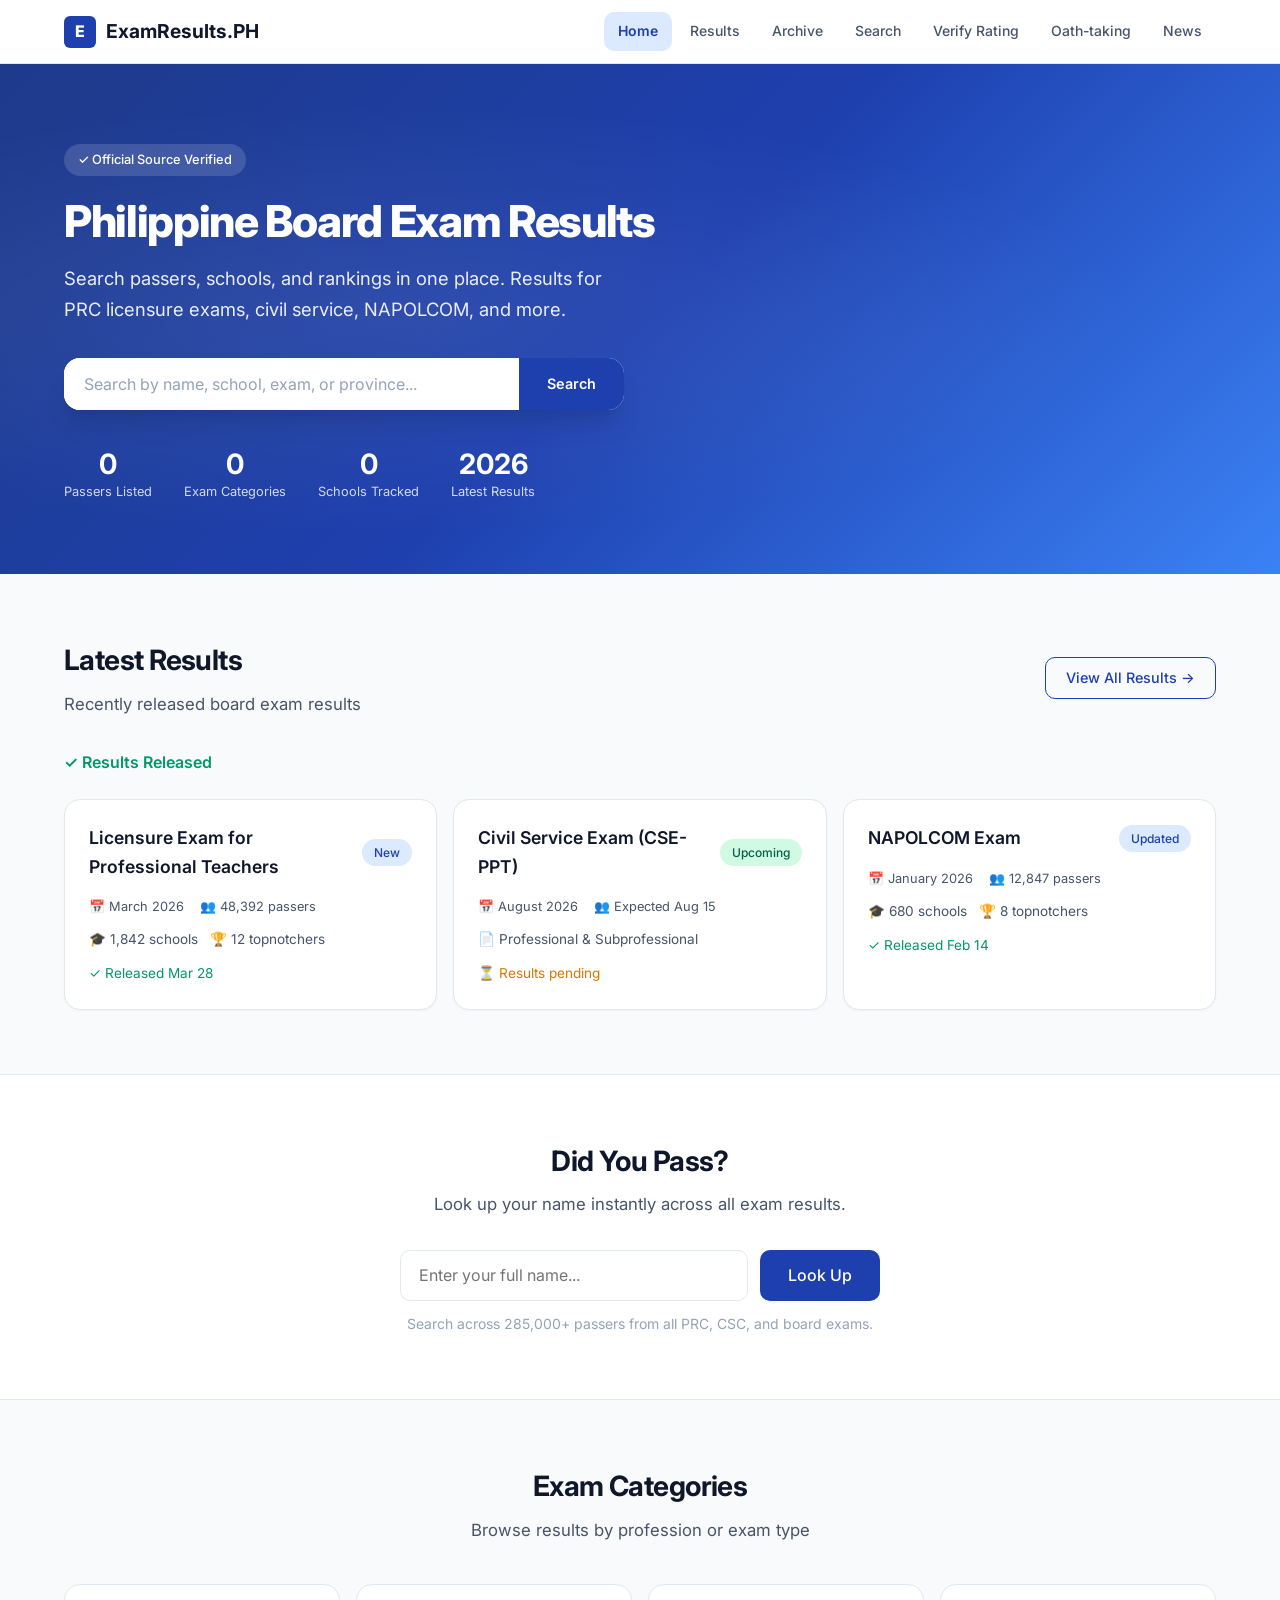
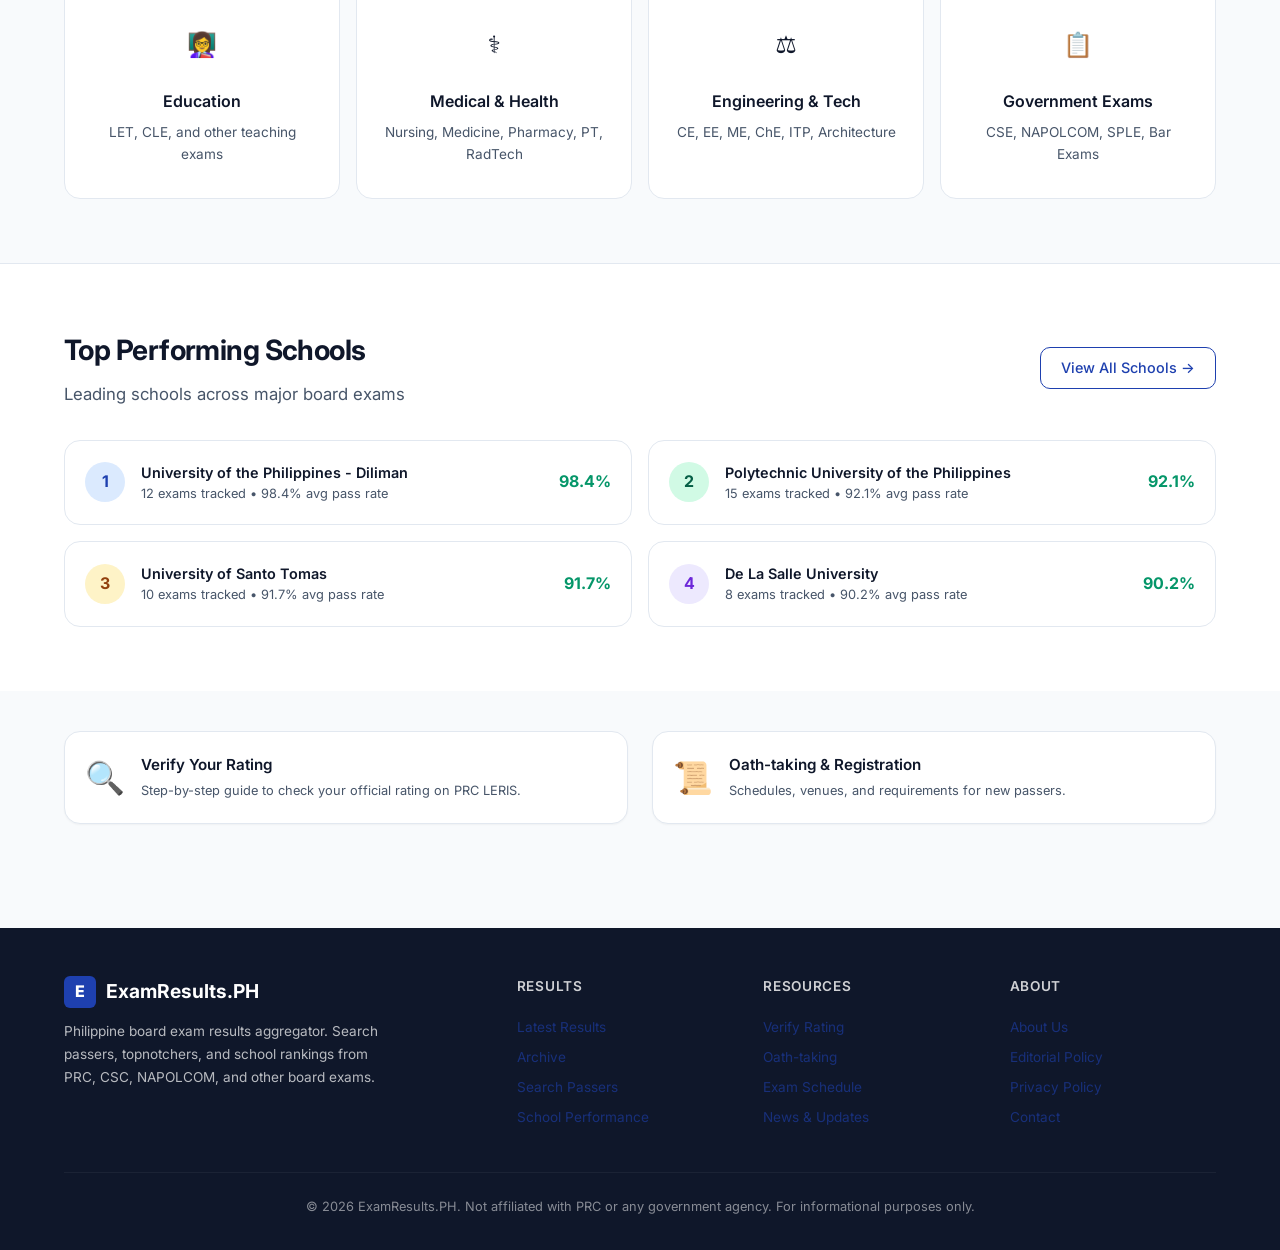
<file: index.html>
<!DOCTYPE html>
<html lang="en">
<head>
  <meta charset="UTF-8">
  <meta name="viewport" content="width=device-width, initial-scale=1.0">
  <title>ExamResults.PH — Philippine Board Exam Results</title>
  <meta name="description" content="Search Philippine board exam passers, topnotchers, and school rankings. Results for PRC licensure exams, civil service, NAPOLCOM, and more.">
  <link rel="preconnect" href="https://fonts.googleapis.com">
  <link rel="preconnect" href="https://fonts.gstatic.com" crossorigin>
  <link href="https://fonts.googleapis.com/css2?family=Inter:wght@400;500;600;700;800&display=swap" rel="stylesheet">
  <link rel="stylesheet" href="assets/css/style.css">
  <link rel="canonical" href="https://examresults.ph/">
  <script type="application/ld+json">
  {
    "@context": "https://schema.org",
    "@type": "CollectionPage",
    "name": "Philippine Board Exam Results",
    "description": "Latest Philippine board exam results, passers list, topnotchers, and school rankings."
  }
  </script>
</head>
<body>

  <header class="site-header">
    <div class="header-inner">
      <a href="index.html" class="logo">
        <span class="logo-icon">E</span>
        <span>ExamResults.PH</span>
      </a>
      <nav class="nav" role="navigation" aria-label="Main navigation">
        <a href="index.html" class="active">Home</a>
        <a href="results.html">Results</a>
        <a href="archive.html">Archive</a>
        <a href="search.html">Search</a>
        <a href="verification.html">Verify Rating</a>
        <a href="oathtaking.html">Oath-taking</a>
        <a href="news.html">News</a>
      </nav>
      <button class="nav-toggle hide-desktop" aria-label="Toggle menu" aria-expanded="false">☰</button>
    </div>
  </header>

  <section class="hero">
    <div class="container">
      <div class="hero-content">
        <div class="hero-badge">✓ Official Source Verified</div>
        <h1 class="hero-title">Philippine Board Exam Results</h1>
        <p class="hero-text">Search passers, schools, and rankings in one place. Results for PRC licensure exams, civil service, NAPOLCOM, and more.</p>
        <form class="hero-search" action="search.html" method="get">
          <input type="text" name="q" placeholder="Search by name, school, exam, or province..." aria-label="Search exam results">
          <button type="submit">Search</button>
        </form>
        <div class="hero-stats">
          <div class="hero-stat">
            <div class="hero-stat-value" data-count="581303">0</div>
            <div class="hero-stat-label">Passers Listed</div>
          </div>
          <div class="hero-stat">
            <div class="hero-stat-value" data-count="62">0</div>
            <div class="hero-stat-label">Exam Categories</div>
          </div>
          <div class="hero-stat">
            <div class="hero-stat-value" data-count="30">0</div>
            <div class="hero-stat-label">Schools Tracked</div>
          </div>
          <div class="hero-stat">
            <div class="hero-stat-value">2026</div>
            <div class="hero-stat-label">Latest Results</div>
          </div>
        </div>
      </div>
    </div>
  </section>

  <section class="section">
    <div class="container">
      <div class="flex items-center justify-between flex-wrap gap-4" style="margin-bottom:32px">
        <div>
          <h2 class="section-title">Latest Results</h2>
          <p class="section-subtitle" style="margin-bottom:0">Recently released board exam results</p>
        </div>
        <a href="results.html" class="btn btn-outline">View All Results →</a>
      </div>

      <div id="countdown-1"></div>

      <div class="grid" style="grid-template-columns: repeat(auto-fill, minmax(340px, 1fr)); gap:16px; margin-top:24px">
        <a href="exam.html?exam=let-march-2026" class="card" style="display:block; text-decoration:none; color:inherit">
          <div class="card-header flex items-center justify-between">
            <span class="card-title">Licensure Exam for Professional Teachers</span>
            <span class="result-card-badge">New</span>
          </div>
          <div class="card-subtitle" style="margin-bottom:12px">
            <span style="display:flex; gap:16px; font-size:0.8rem; color:var(--text-secondary)">
              <span>📅 March 2026</span>
              <span>👥 48,392 passers</span>
            </span>
          </div>
          <div style="font-size:0.85rem; color:var(--text-secondary); display:flex; gap:12px; flex-wrap:wrap">
            <span>🎓 1,842 schools</span>
            <span>🏆 12 topnotchers</span>
            <span style="color:var(--success)">✓ Released Mar 28</span>
          </div>
        </a>
        <a href="exam.html?exam=cse-august-2026" class="card" style="display:block; text-decoration:none; color:inherit">
          <div class="card-header flex items-center justify-between">
            <span class="card-title">Civil Service Exam (CSE-PPT)</span>
            <span class="result-card-badge" style="background:#d1fae5; color:#065f46">Upcoming</span>
          </div>
          <div class="card-subtitle" style="margin-bottom:12px">
            <span style="display:flex; gap:16px; font-size:0.8rem; color:var(--text-secondary)">
              <span>📅 August 2026</span>
              <span>👥 Expected Aug 15</span>
            </span>
          </div>
          <div style="font-size:0.85rem; color:var(--text-secondary); display:flex; gap:12px; flex-wrap:wrap">
            <span>📄 Professional & Subprofessional</span>
            <span style="color:var(--warning)">⏳ Results pending</span>
          </div>
        </a>
        <a href="exam.html?exam=napolcom-january-2026" class="card" style="display:block; text-decoration:none; color:inherit">
          <div class="card-header flex items-center justify-between">
            <span class="card-title">NAPOLCOM Exam</span>
            <span class="result-card-badge">Updated</span>
          </div>
          <div class="card-subtitle" style="margin-bottom:12px">
            <span style="display:flex; gap:16px; font-size:0.8rem; color:var(--text-secondary)">
              <span>📅 January 2026</span>
              <span>👥 12,847 passers</span>
            </span>
          </div>
          <div style="font-size:0.85rem; color:var(--text-secondary); display:flex; gap:12px; flex-wrap:wrap">
            <span>🎓 680 schools</span>
            <span>🏆 8 topnotchers</span>
            <span style="color:var(--success)">✓ Released Feb 14</span>
          </div>
        </a>
      </div>
    </div>
  </section>

  <section class="section" style="background:var(--surface); border-top:1px solid var(--border); border-bottom:1px solid var(--border)">
    <div class="container">
      <div style="max-width:720px; margin:0 auto; text-align:center">
        <h2 class="section-title" style="text-align:center">Did You Pass?</h2>
        <p class="section-subtitle" style="text-align:center; margin:0 auto 32px">Look up your name instantly across all exam results.</p>
        <form action="search.html" method="get" style="display:flex; gap:12px; max-width:480px; margin:0 auto">
          <input type="text" name="q" placeholder="Enter your full name..." style="flex:1; padding:14px 18px; border:1px solid var(--border); border-radius:var(--radius-md); font-size:1rem; font-family:var(--font); outline:none" aria-label="Search your name">
          <button type="submit" class="btn btn-primary btn-lg">Look Up</button>
        </form>
        <p class="text-muted text-sm" style="margin-top:12px">Search across 285,000+ passers from all PRC, CSC, and board exams.</p>
      </div>
    </div>
  </section>

  <section class="section">
    <div class="container">
      <h2 class="section-title" style="text-align:center">Exam Categories</h2>
      <p class="section-subtitle" style="text-align:center; margin:0 auto 40px">Browse results by profession or exam type</p>
      <div class="grid grid-4" style="gap:16px">
        <a href="results.html" class="feature-card" style="text-decoration:none; color:inherit">
          <div class="feature-icon blue">👩‍🏫</div>
          <h3>Education</h3>
          <p>LET, CLE, and other teaching exams</p>
        </a>
        <a href="results.html" class="feature-card" style="text-decoration:none; color:inherit">
          <div class="feature-icon green">⚕️</div>
          <h3>Medical & Health</h3>
          <p>Nursing, Medicine, Pharmacy, PT, RadTech</p>
        </a>
        <a href="results.html" class="feature-card" style="text-decoration:none; color:inherit">
          <div class="feature-icon amber">⚖️</div>
          <h3>Engineering & Tech</h3>
          <p>CE, EE, ME, ChE, ITP, Architecture</p>
        </a>
        <a href="results.html" class="feature-card" style="text-decoration:none; color:inherit">
          <div class="feature-icon purple">📋</div>
          <h3>Government Exams</h3>
          <p>CSE, NAPOLCOM, SPLE, Bar Exams</p>
        </a>
      </div>
    </div>
  </section>

  <section class="section" style="background:var(--surface); border-top:1px solid var(--border)">
    <div class="container">
      <div class="flex items-center justify-between flex-wrap gap-4" style="margin-bottom:32px">
        <div>
          <h2 class="section-title">Top Performing Schools</h2>
          <p class="section-subtitle" style="margin-bottom:0">Leading schools across major board exams</p>
        </div>
        <a href="schools.html" class="btn btn-outline">View All Schools →</a>
      </div>
      <div class="grid grid-2" style="gap:16px">
        <div class="school-card">
          <div class="rank-badge">1</div>
          <div class="school-info">
            <div class="school-name">University of the Philippines - Diliman</div>
            <div class="school-meta">12 exams tracked • 98.4% avg pass rate</div>
          </div>
          <div class="pass-rate">98.4%</div>
        </div>
        <div class="school-card">
          <div class="rank-badge" style="background:#d1fae5; color:#065f46">2</div>
          <div class="school-info">
            <div class="school-name">Polytechnic University of the Philippines</div>
            <div class="school-meta">15 exams tracked • 92.1% avg pass rate</div>
          </div>
          <div class="pass-rate">92.1%</div>
        </div>
        <div class="school-card">
          <div class="rank-badge" style="background:#fef3c7; color:#92400e">3</div>
          <div class="school-info">
            <div class="school-name">University of Santo Tomas</div>
            <div class="school-meta">10 exams tracked • 91.7% avg pass rate</div>
          </div>
          <div class="pass-rate">91.7%</div>
        </div>
        <div class="school-card">
          <div class="rank-badge" style="background:#ede9fe; color:#6d28d9">4</div>
          <div class="school-info">
            <div class="school-name">De La Salle University</div>
            <div class="school-meta">8 exams tracked • 90.2% avg pass rate</div>
          </div>
          <div class="pass-rate">90.2%</div>
        </div>
      </div>
    </div>
  </section>

  <section class="section section-sm">
    <div class="container">
      <div class="grid grid-2" style="gap:24px">
        <a href="verification.html" class="card" style="display:flex; align-items:center; gap:16px; text-decoration:none; color:inherit; padding:20px">
          <span style="font-size:2rem">🔍</span>
          <div>
            <h3 style="font-size:0.95rem; font-weight:600">Verify Your Rating</h3>
            <p style="font-size:0.8rem; color:var(--text-secondary); margin-top:4px">Step-by-step guide to check your official rating on PRC LERIS.</p>
          </div>
        </a>
        <a href="oathtaking.html" class="card" style="display:flex; align-items:center; gap:16px; text-decoration:none; color:inherit; padding:20px">
          <span style="font-size:2rem">📜</span>
          <div>
            <h3 style="font-size:0.95rem; font-weight:600">Oath-taking & Registration</h3>
            <p style="font-size:0.8rem; color:var(--text-secondary); margin-top:4px">Schedules, venues, and requirements for new passers.</p>
          </div>
        </a>
      </div>
    </div>
  </section>

  <footer class="site-footer">
    <div class="container">
      <div class="footer-grid">
        <div class="footer-brand">
          <div class="logo"><span class="logo-icon">E</span> ExamResults.PH</div>
          <p>Philippine board exam results aggregator. Search passers, topnotchers, and school rankings from PRC, CSC, NAPOLCOM, and other board exams.</p>
        </div>
        <div class="footer-col">
          <h4>Results</h4>
          <a href="results.html">Latest Results</a>
          <a href="archive.html">Archive</a>
          <a href="search.html">Search Passers</a>
          <a href="schools.html">School Performance</a>
        </div>
        <div class="footer-col">
          <h4>Resources</h4>
          <a href="verification.html">Verify Rating</a>
          <a href="oathtaking.html">Oath-taking</a>
          <a href="schedule.html">Exam Schedule</a>
          <a href="news.html">News & Updates</a>
        </div>
        <div class="footer-col">
          <h4>About</h4>
          <a href="about.html">About Us</a>
          <a href="about.html">Editorial Policy</a>
          <a href="about.html">Privacy Policy</a>
          <a href="about.html">Contact</a>
        </div>
      </div>
      <div class="footer-bottom">
        &copy; <span id="year">2026</span> ExamResults.PH. Not affiliated with PRC or any government agency. For informational purposes only.
      </div>
    </div>
  </footer>

  <button class="back-to-top" aria-label="Back to top">↑</button>

  <script src="assets/js/main.js"></script>
</body>
</html>
</file>
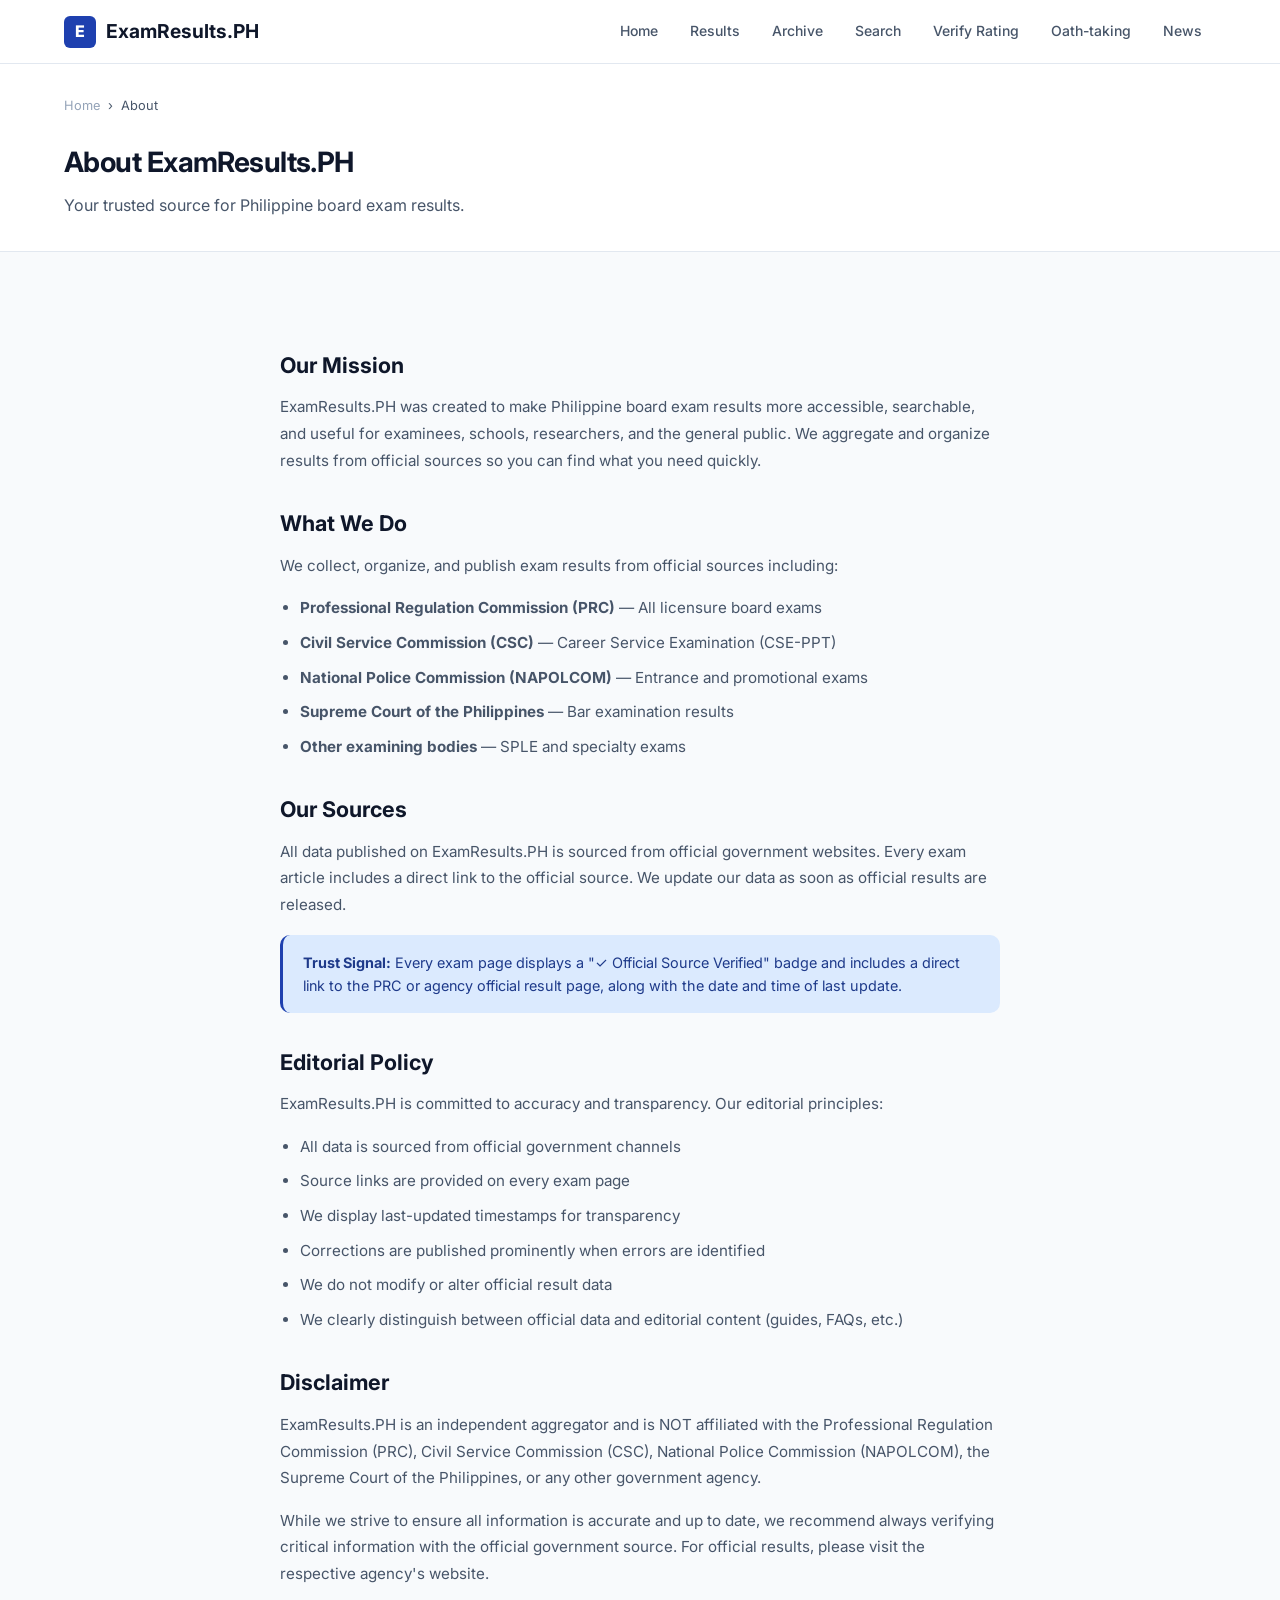
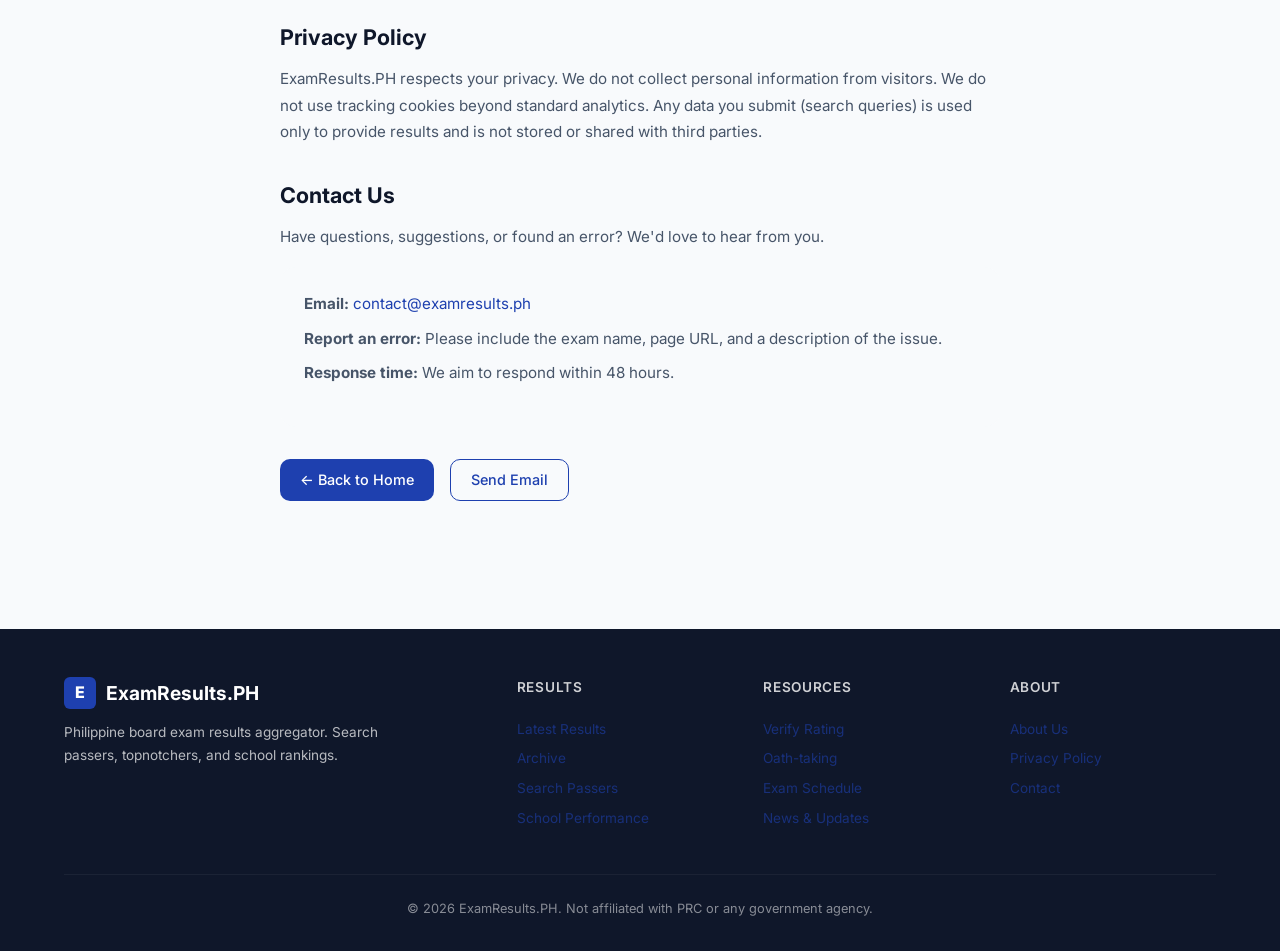
<file: about.html>
<!DOCTYPE html>
<html lang="en">
<head>
  <meta charset="UTF-8">
  <meta name="viewport" content="width=device-width, initial-scale=1.0">
  <title>About Us — ExamResults.PH</title>
  <meta name="description" content="About ExamResults.PH — your trusted source for Philippine board exam results. Editorial policy, sources, and contact information.">
  <link rel="preconnect" href="https://fonts.googleapis.com">
  <link rel="preconnect" href="https://fonts.gstatic.com" crossorigin>
  <link href="https://fonts.googleapis.com/css2?family=Inter:wght@400;500;600;700;800&display=swap" rel="stylesheet">
  <link rel="stylesheet" href="assets/css/style.css">
  <link rel="canonical" href="https://examresults.ph/about/">
</head>
<body>

  <header class="site-header">
    <div class="header-inner">
      <a href="index.html" class="logo">
        <span class="logo-icon">E</span>
        <span>ExamResults.PH</span>
      </a>
      <nav class="nav" role="navigation" aria-label="Main navigation">
        <a href="index.html">Home</a>
        <a href="results.html">Results</a>
        <a href="archive.html">Archive</a>
        <a href="search.html">Search</a>
        <a href="verification.html">Verify Rating</a>
        <a href="oathtaking.html">Oath-taking</a>
        <a href="news.html">News</a>
      </nav>
      <button class="nav-toggle hide-desktop" aria-label="Toggle menu" aria-expanded="false">☰</button>
    </div>
  </header>

  <div class="page-header">
    <div class="container">
      <div class="breadcrumbs">
        <a href="index.html">Home</a>
        <span>›</span>
        <span>About</span>
      </div>
      <h1>About ExamResults.PH</h1>
      <p>Your trusted source for Philippine board exam results.</p>
    </div>
  </div>

  <section class="section">
    <div class="container">
      <div class="guide" style="max-width:720px; margin:0 auto">
        <h2>Our Mission</h2>
        <p>ExamResults.PH was created to make Philippine board exam results more accessible, searchable, and useful for examinees, schools, researchers, and the general public. We aggregate and organize results from official sources so you can find what you need quickly.</p>

        <h2>What We Do</h2>
        <p>We collect, organize, and publish exam results from official sources including:</p>
        <ul>
          <li><strong>Professional Regulation Commission (PRC)</strong> — All licensure board exams</li>
          <li><strong>Civil Service Commission (CSC)</strong> — Career Service Examination (CSE-PPT)</li>
          <li><strong>National Police Commission (NAPOLCOM)</strong> — Entrance and promotional exams</li>
          <li><strong>Supreme Court of the Philippines</strong> — Bar examination results</li>
          <li><strong>Other examining bodies</strong> — SPLE and specialty exams</li>
        </ul>

        <h2>Our Sources</h2>
        <p>All data published on ExamResults.PH is sourced from official government websites. Every exam article includes a direct link to the official source. We update our data as soon as official results are released.</p>

        <div class="info-box info">
          <strong>Trust Signal:</strong> Every exam page displays a "✓ Official Source Verified" badge and includes a direct link to the PRC or agency official result page, along with the date and time of last update.
        </div>

        <h2>Editorial Policy</h2>
        <p>ExamResults.PH is committed to accuracy and transparency. Our editorial principles:</p>
        <ul>
          <li>All data is sourced from official government channels</li>
          <li>Source links are provided on every exam page</li>
          <li>We display last-updated timestamps for transparency</li>
          <li>Corrections are published prominently when errors are identified</li>
          <li>We do not modify or alter official result data</li>
          <li>We clearly distinguish between official data and editorial content (guides, FAQs, etc.)</li>
        </ul>

        <h2>Disclaimer</h2>
        <p>ExamResults.PH is an independent aggregator and is NOT affiliated with the Professional Regulation Commission (PRC), Civil Service Commission (CSC), National Police Commission (NAPOLCOM), the Supreme Court of the Philippines, or any other government agency.</p>
        <p>While we strive to ensure all information is accurate and up to date, we recommend always verifying critical information with the official government source. For official results, please visit the respective agency's website.</p>

        <h2>Privacy Policy</h2>
        <p>ExamResults.PH respects your privacy. We do not collect personal information from visitors. We do not use tracking cookies beyond standard analytics. Any data you submit (search queries) is used only to provide results and is not stored or shared with third parties.</p>

        <h2>Contact Us</h2>
        <p>Have questions, suggestions, or found an error? We'd love to hear from you.</p>
        <div style="background:var(--bg); padding:24px; border-radius:var(--radius-lg); margin-top:16px">
          <p style="margin-bottom:8px"><strong>Email:</strong> <a href="mailto:contact@examresults.ph">contact@examresults.ph</a></p>
          <p style="margin-bottom:8px"><strong>Report an error:</strong> Please include the exam name, page URL, and a description of the issue.</p>
          <p><strong>Response time:</strong> We aim to respond within 48 hours.</p>
        </div>

        <div class="flex gap-4 flex-wrap" style="margin-top:32px">
          <a href="index.html" class="btn btn-primary">← Back to Home</a>
          <a href="mailto:contact@examresults.ph" class="btn btn-outline">Send Email</a>
        </div>
      </div>
    </div>
  </section>

  <footer class="site-footer">
    <div class="container">
      <div class="footer-grid">
        <div class="footer-brand">
          <div class="logo"><span class="logo-icon">E</span> ExamResults.PH</div>
          <p>Philippine board exam results aggregator. Search passers, topnotchers, and school rankings.</p>
        </div>
        <div class="footer-col">
          <h4>Results</h4>
          <a href="results.html">Latest Results</a>
          <a href="archive.html">Archive</a>
          <a href="search.html">Search Passers</a>
          <a href="schools.html">School Performance</a>
        </div>
        <div class="footer-col">
          <h4>Resources</h4>
          <a href="verification.html">Verify Rating</a>
          <a href="oathtaking.html">Oath-taking</a>
          <a href="schedule.html">Exam Schedule</a>
          <a href="news.html">News & Updates</a>
        </div>
        <div class="footer-col">
          <h4>About</h4>
          <a href="about.html">About Us</a>
          <a href="about.html">Privacy Policy</a>
          <a href="about.html">Contact</a>
        </div>
      </div>
      <div class="footer-bottom">
        &copy; <span id="year">2026</span> ExamResults.PH. Not affiliated with PRC or any government agency.
      </div>
    </div>
  </footer>

  <button class="back-to-top" aria-label="Back to top">↑</button>

  <script src="assets/js/main.js"></script>
</body>
</html>
</file>
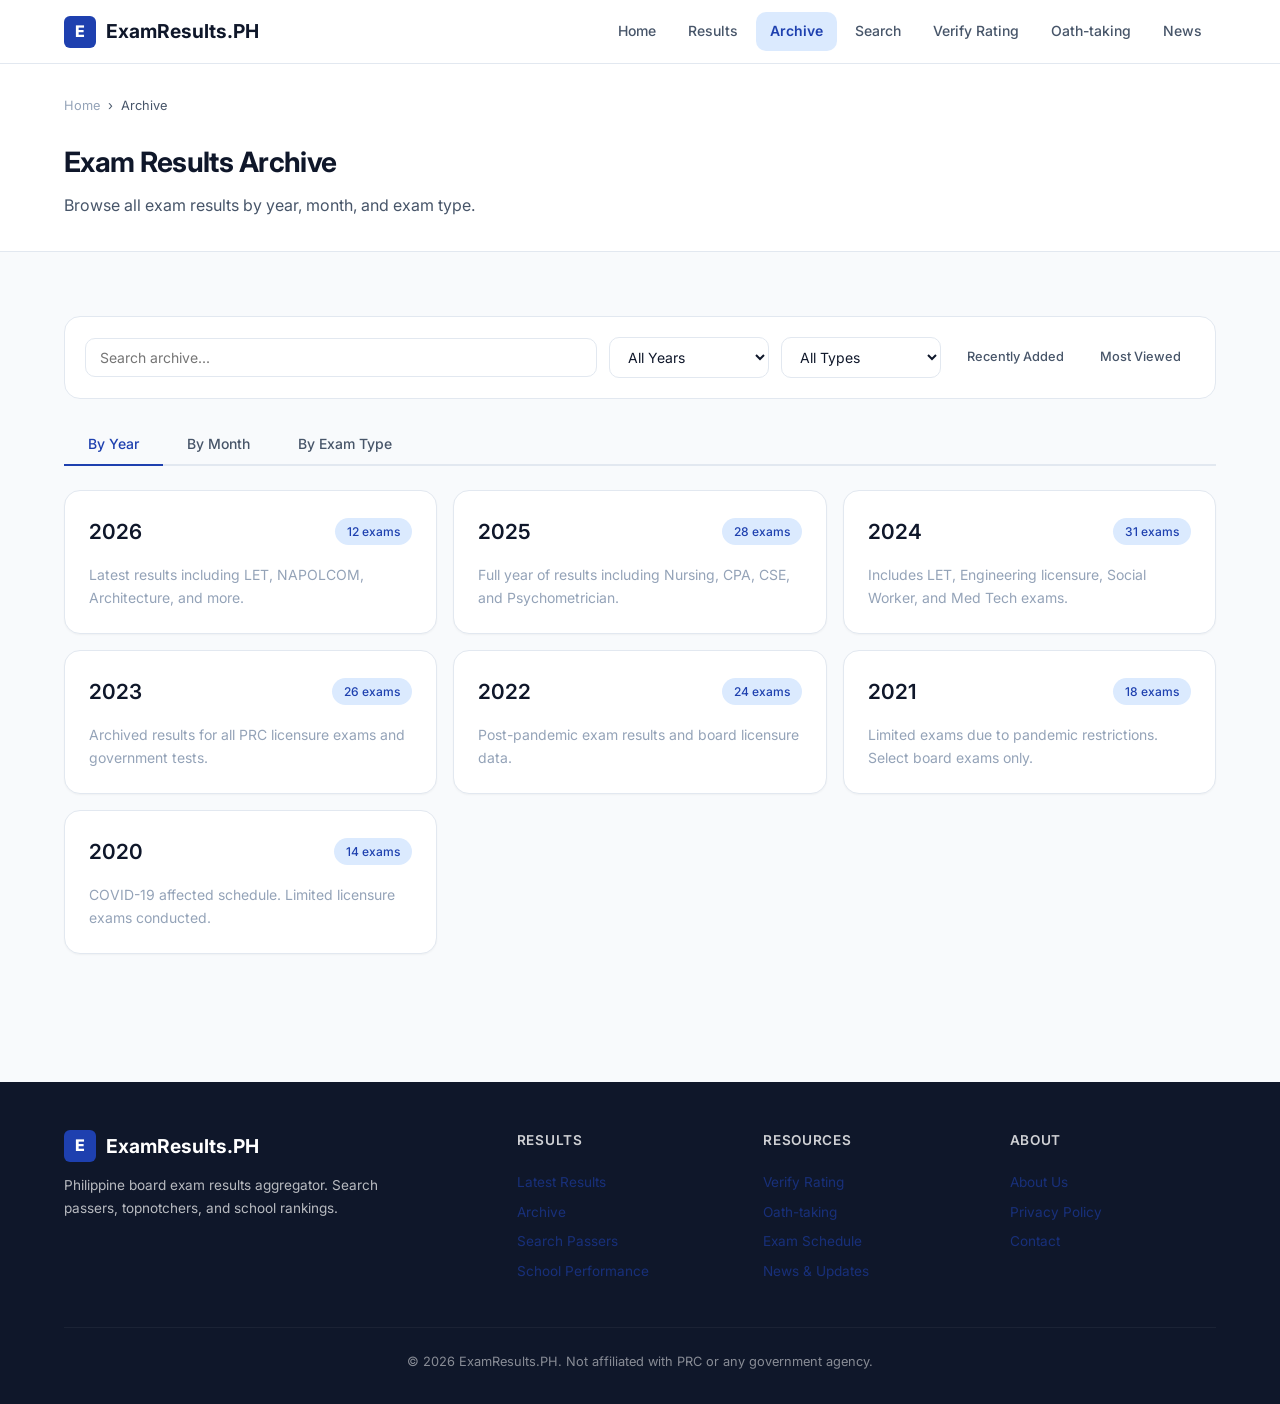
<file: archive.html>
<!DOCTYPE html>
<html lang="en">
<head>
  <meta charset="UTF-8">
  <meta name="viewport" content="width=device-width, initial-scale=1.0">
  <title>Exam Results Archive — ExamResults.PH</title>
  <meta name="description" content="Browse Philippine board exam results by year and month. Complete archive of PRC, CSC, NAPOLCOM, and other exam results.">
  <link rel="preconnect" href="https://fonts.googleapis.com">
  <link rel="preconnect" href="https://fonts.gstatic.com" crossorigin>
  <link href="https://fonts.googleapis.com/css2?family=Inter:wght@400;500;600;700;800&display=swap" rel="stylesheet">
  <link rel="stylesheet" href="assets/css/style.css">
  <link rel="canonical" href="https://examresults.ph/archive/">
</head>
<body>

  <header class="site-header">
    <div class="header-inner">
      <a href="index.html" class="logo">
        <span class="logo-icon">E</span>
        <span>ExamResults.PH</span>
      </a>
      <nav class="nav" role="navigation" aria-label="Main navigation">
        <a href="index.html">Home</a>
        <a href="results.html">Results</a>
        <a href="archive.html" class="active">Archive</a>
        <a href="search.html">Search</a>
        <a href="verification.html">Verify Rating</a>
        <a href="oathtaking.html">Oath-taking</a>
        <a href="news.html">News</a>
      </nav>
      <button class="nav-toggle hide-desktop" aria-label="Toggle menu" aria-expanded="false">☰</button>
    </div>
  </header>

  <div class="page-header">
    <div class="container">
      <div class="breadcrumbs">
        <a href="index.html">Home</a>
        <span>›</span>
        <span>Archive</span>
      </div>
      <h1>Exam Results Archive</h1>
      <p>Browse all exam results by year, month, and exam type.</p>
    </div>
  </div>

  <section class="section">
    <div class="container">
      <div class="filter-bar">
        <input type="text" id="live-search" class="search-input" placeholder="Search archive..." aria-label="Search archive">
        <select class="filter-select" aria-label="Filter by year">
          <option value="">All Years</option>
          <option value="2026">2026</option>
          <option value="2025">2025</option>
          <option value="2024">2024</option>
          <option value="2023">2023</option>
          <option value="2022">2022</option>
          <option value="2021">2021</option>
          <option value="2020">2020</option>
        </select>
        <select class="filter-select" aria-label="Filter by type">
          <option value="">All Types</option>
          <option value="PRC">PRC Licensure</option>
          <option value="CSC">Civil Service</option>
          <option value="NAPOLCOM">NAPOLCOM</option>
          <option value="SPLE">SPLE</option>
        </select>
        <div style="display:flex; gap:8px; margin-left:auto">
          <button class="btn btn-sm btn-ghost">Recently Added</button>
          <button class="btn btn-sm btn-ghost">Most Viewed</button>
        </div>
      </div>

      <div id="search-empty" class="empty-state" style="display:none">
        <div class="empty-state-icon">📚</div>
        <h3>No results found</h3>
        <p>Try adjusting your search or filters.</p>
      </div>

      <div data-tabs>
        <div class="tabs">
          <button class="tab active" data-tab="year">By Year</button>
          <button class="tab" data-tab="month">By Month</button>
          <button class="tab" data-tab="type">By Exam Type</button>
        </div>

        <div class="tab-content active" data-tab-content="year">
          <div style="display:grid; grid-template-columns: repeat(auto-fill, minmax(300px, 1fr)); gap:16px">
            <a href="results.html" class="card" style="display:block; text-decoration:none; color:inherit">
              <div class="card-header flex items-center justify-between">
                <span class="card-title" style="font-size:1.3rem">2026</span>
                <span class="result-card-badge">12 exams</span>
              </div>
              <p class="text-sm text-muted" style="margin-top:8px">Latest results including LET, NAPOLCOM, Architecture, and more.</p>
            </a>
            <a href="results.html" class="card" style="display:block; text-decoration:none; color:inherit">
              <div class="card-header flex items-center justify-between">
                <span class="card-title" style="font-size:1.3rem">2025</span>
                <span class="result-card-badge">28 exams</span>
              </div>
              <p class="text-sm text-muted" style="margin-top:8px">Full year of results including Nursing, CPA, CSE, and Psychometrician.</p>
            </a>
            <a href="results.html" class="card" style="display:block; text-decoration:none; color:inherit">
              <div class="card-header flex items-center justify-between">
                <span class="card-title" style="font-size:1.3rem">2024</span>
                <span class="result-card-badge">31 exams</span>
              </div>
              <p class="text-sm text-muted" style="margin-top:8px">Includes LET, Engineering licensure, Social Worker, and Med Tech exams.</p>
            </a>
            <a href="results.html" class="card" style="display:block; text-decoration:none; color:inherit">
              <div class="card-header flex items-center justify-between">
                <span class="card-title" style="font-size:1.3rem">2023</span>
                <span class="result-card-badge">26 exams</span>
              </div>
              <p class="text-sm text-muted" style="margin-top:8px">Archived results for all PRC licensure exams and government tests.</p>
            </a>
            <a href="results.html" class="card" style="display:block; text-decoration:none; color:inherit">
              <div class="card-header flex items-center justify-between">
                <span class="card-title" style="font-size:1.3rem">2022</span>
                <span class="result-card-badge">24 exams</span>
              </div>
              <p class="text-sm text-muted" style="margin-top:8px">Post-pandemic exam results and board licensure data.</p>
            </a>
            <a href="results.html" class="card" style="display:block; text-decoration:none; color:inherit">
              <div class="card-header flex items-center justify-between">
                <span class="card-title" style="font-size:1.3rem">2021</span>
                <span class="result-card-badge">18 exams</span>
              </div>
              <p class="text-sm text-muted" style="margin-top:8px">Limited exams due to pandemic restrictions. Select board exams only.</p>
            </a>
            <a href="results.html" class="card" style="display:block; text-decoration:none; color:inherit">
              <div class="card-header flex items-center justify-between">
                <span class="card-title" style="font-size:1.3rem">2020</span>
                <span class="result-card-badge">14 exams</span>
              </div>
              <p class="text-sm text-muted" style="margin-top:8px">COVID-19 affected schedule. Limited licensure exams conducted.</p>
            </a>
          </div>
        </div>

        <div class="tab-content" data-tab-content="month">
          <div class="grid grid-3" style="gap:16px">
            <div class="card">
              <h3 style="font-size:1rem; font-weight:600">January</h3>
              <p class="text-sm text-muted" style="margin-top:8px">Architecture, NAPOLCOM, Social Worker</p>
            </div>
            <div class="card">
              <h3 style="font-size:1rem; font-weight:600">March</h3>
              <p class="text-sm text-muted" style="margin-top:8px">LET, CLE, CSE-PPT</p>
            </div>
            <div class="card">
              <h3 style="font-size:1rem; font-weight:600">May</h3>
              <p class="text-sm text-muted" style="margin-top:8px">Engineering (CE, EE, ME), Med Tech</p>
            </div>
            <div class="card">
              <h3 style="font-size:1rem; font-weight:600">June</h3>
              <p class="text-sm text-muted" style="margin-top:8px">Nursing, Pharmacy, RadTech</p>
            </div>
            <div class="card">
              <h3 style="font-size:1rem; font-weight:600">August</h3>
              <p class="text-sm text-muted" style="margin-top:8px">CSE-PPT, Psychometrician, Social Worker</p>
            </div>
            <div class="card">
              <h3 style="font-size:1rem; font-weight:600">October</h3>
              <p class="text-sm text-muted" style="margin-top:8px">CPA, LET, Architecture, Veterinary</p>
            </div>
          </div>
        </div>

        <div class="tab-content" data-tab-content="type">
          <div style="display:grid; grid-template-columns: repeat(auto-fill, minmax(280px, 1fr)); gap:16px">
            <a href="results.html" class="card" style="display:block; text-decoration:none; color:inherit">
              <h3 style="font-size:1rem; font-weight:600">PRC Licensure Exams</h3>
              <p class="text-sm text-muted" style="margin-top:8px">All Professional Regulation Commission board exams.</p>
            </a>
            <a href="results.html" class="card" style="display:block; text-decoration:none; color:inherit">
              <h3 style="font-size:1rem; font-weight:600">Civil Service Exam (CSE)</h3>
              <p class="text-sm text-muted" style="margin-top:8px">Professional and Subprofessional levels.</p>
            </a>
            <a href="results.html" class="card" style="display:block; text-decoration:none; color:inherit">
              <h3 style="font-size:1rem; font-weight:600">NAPOLCOM</h3>
              <p class="text-sm text-muted" style="margin-top:8px">National Police Commission entrance exam.</p>
            </a>
            <a href="results.html" class="card" style="display:block; text-decoration:none; color:inherit">
              <h3 style="font-size:1rem; font-weight:600">SPLE</h3>
              <p class="text-sm text-muted" style="margin-top:8px">Special Professional Licensure Exam for foreign passers.</p>
            </a>
            <a href="results.html" class="card" style="display:block; text-decoration:none; color:inherit">
              <h3 style="font-size:1rem; font-weight:600">Bar Examinations</h3>
              <p class="text-sm text-muted" style="margin-top:8px">Philippine Supreme Court Bar exam results.</p>
            </a>
          </div>
        </div>
      </div>
    </div>
  </section>

  <footer class="site-footer">
    <div class="container">
      <div class="footer-grid">
        <div class="footer-brand">
          <div class="logo"><span class="logo-icon">E</span> ExamResults.PH</div>
          <p>Philippine board exam results aggregator. Search passers, topnotchers, and school rankings.</p>
        </div>
        <div class="footer-col">
          <h4>Results</h4>
          <a href="results.html">Latest Results</a>
          <a href="archive.html">Archive</a>
          <a href="search.html">Search Passers</a>
          <a href="schools.html">School Performance</a>
        </div>
        <div class="footer-col">
          <h4>Resources</h4>
          <a href="verification.html">Verify Rating</a>
          <a href="oathtaking.html">Oath-taking</a>
          <a href="schedule.html">Exam Schedule</a>
          <a href="news.html">News & Updates</a>
        </div>
        <div class="footer-col">
          <h4>About</h4>
          <a href="about.html">About Us</a>
          <a href="about.html">Privacy Policy</a>
          <a href="about.html">Contact</a>
        </div>
      </div>
      <div class="footer-bottom">
        &copy; <span id="year">2026</span> ExamResults.PH. Not affiliated with PRC or any government agency.
      </div>
    </div>
  </footer>

  <button class="back-to-top" aria-label="Back to top">↑</button>

  <script src="assets/js/main.js"></script>
</body>
</html>
</file>
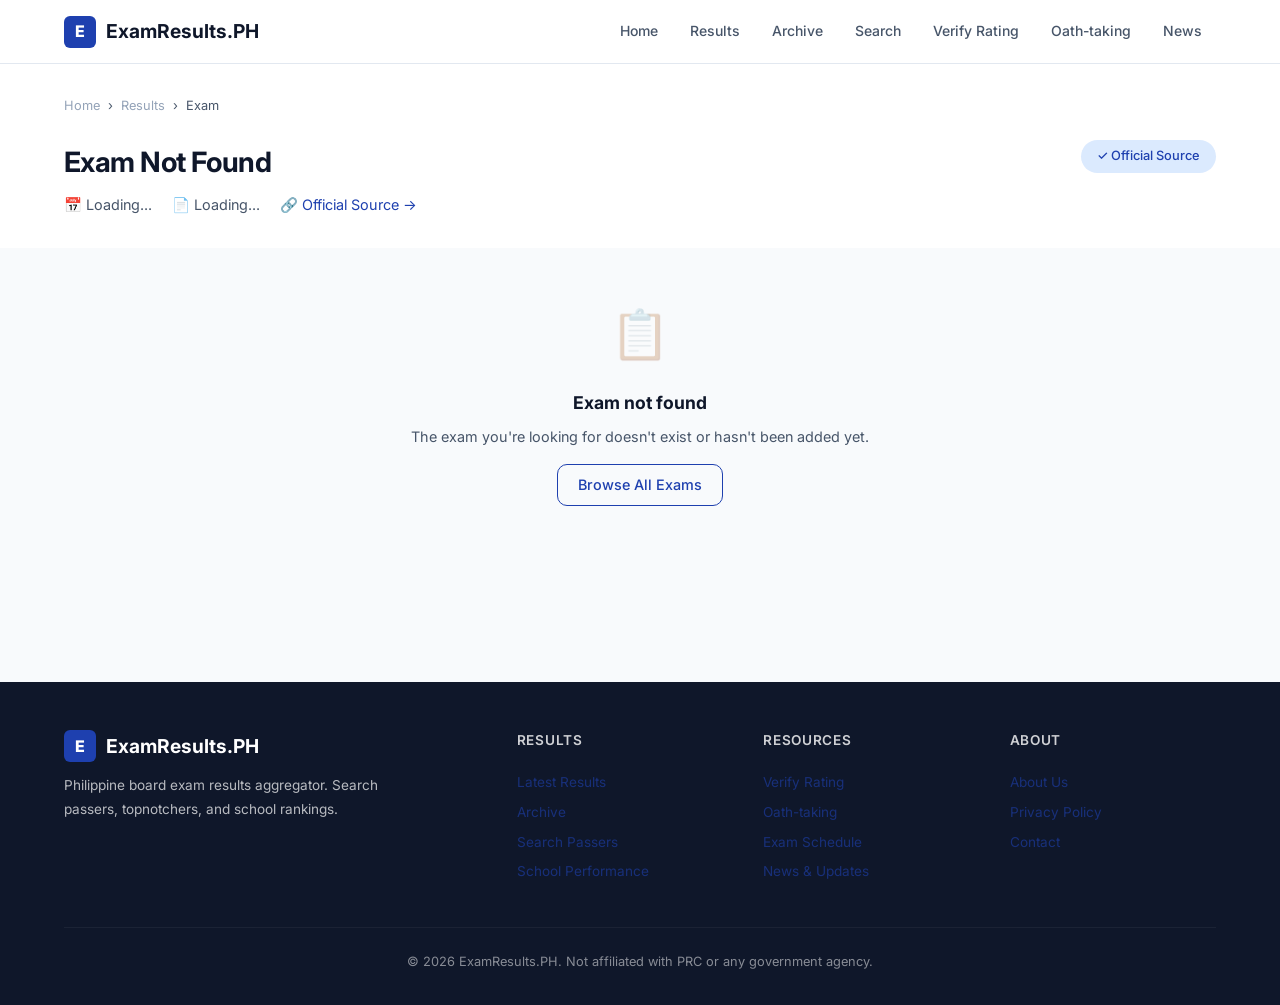
<file: exam.html>
<!DOCTYPE html>
<html lang="en">
<head>
  <meta charset="UTF-8">
  <meta name="viewport" content="width=device-width, initial-scale=1.0">
  <title id="page-title">Exam Results — ExamResults.PH</title>
  <meta name="description" id="page-desc" content="View Philippine board exam results, passers, topnotchers, and school rankings.">
  <link rel="preconnect" href="https://fonts.googleapis.com">
  <link rel="preconnect" href="https://fonts.gstatic.com" crossorigin>
  <link href="https://fonts.googleapis.com/css2?family=Inter:wght@400;500;600;700;800&display=swap" rel="stylesheet">
  <link rel="stylesheet" href="assets/css/style.css">
  <link rel="canonical" id="page-canonical" href="https://examresults.ph/exam/">
</head>
<body>

  <header class="site-header">
    <div class="header-inner">
      <a href="index.html" class="logo">
        <span class="logo-icon">E</span>
        <span>ExamResults.PH</span>
      </a>
      <nav class="nav" role="navigation" aria-label="Main navigation">
        <a href="index.html">Home</a>
        <a href="results.html">Results</a>
        <a href="archive.html">Archive</a>
        <a href="search.html">Search</a>
        <a href="verification.html">Verify Rating</a>
        <a href="oathtaking.html">Oath-taking</a>
        <a href="news.html">News</a>
      </nav>
      <button class="nav-toggle hide-desktop" aria-label="Toggle menu" aria-expanded="false">☰</button>
    </div>
  </header>

  <div class="page-header" style="border-bottom:none">
    <div class="container">
      <div class="breadcrumbs" id="breadcrumbs">
        <a href="index.html">Home</a>
        <span>›</span>
        <a href="results.html">Results</a>
        <span>›</span>
        <span id="breadcrumb-exam">Exam</span>
      </div>
      <div style="display:flex; align-items:flex-start; gap:12px; flex-wrap:wrap">
        <h1 id="exam-title" style="flex:1">Loading...</h1>
        <span id="source-badge" class="result-card-badge" style="font-size:0.8rem; padding:6px 16px">✓ Official Source</span>
      </div>
      <p id="exam-meta" style="color:var(--text-secondary); margin-top:8px; display:flex; gap:20px; flex-wrap:wrap; font-size:0.9rem">
        <span id="exam-date">📅 Loading...</span>
        <span id="exam-release">📄 Loading...</span>
        <span>🔗 <a id="exam-source" href="#" target="_blank" rel="noopener">Official Source →</a></span>
        <span id="exam-updated" style="color:var(--text-muted)"></span>
      </p>
    </div>
  </div>

  <section class="section" style="padding-top:0">
    <div class="container">
      <div id="empty-exam" class="empty-state" style="display:none">
        <div class="empty-state-icon">📋</div>
        <h3>Exam not found</h3>
        <p>The exam you're looking for doesn't exist or hasn't been added yet.</p>
        <div style="margin-top:16px"><a href="results.html" class="btn btn-outline">Browse All Exams</a></div>
      </div>

      <div id="exam-content">
        <div class="grid grid-4" id="stat-cards" style="gap:16px; margin-bottom:32px">
          <div class="stat-card">
            <div class="stat-icon blue">👥</div>
            <div class="stat-value" id="stat-passers">—</div>
            <div class="stat-label">Total Passers</div>
          </div>
          <div class="stat-card">
            <div class="stat-icon green">🏆</div>
            <div class="stat-value" id="stat-topnotchers">—</div>
            <div class="stat-label">Topnotchers</div>
          </div>
          <div class="stat-card">
            <div class="stat-icon amber">🎓</div>
            <div class="stat-value" id="stat-schools">—</div>
            <div class="stat-label">Top Performing Schools</div>
          </div>
          <div class="stat-card">
            <div class="stat-icon purple">📊</div>
            <div class="stat-value" id="stat-passrate">—</div>
            <div class="stat-label">Pass Rate</div>
          </div>
        </div>

        <div class="layout-two">
          <div>
            <div class="filter-bar" id="filter-bar">
              <input type="text" id="live-search" class="search-input" placeholder="Search by name..." aria-label="Search passers">
              <select class="filter-select" data-col="3" aria-label="Filter by school">
                <option value="">All Schools</option>
              </select>
              <select class="filter-select" data-col="4" aria-label="Filter by region">
                <option value="">All Regions</option>
              </select>
              <select class="filter-select" aria-label="Sort by">
                <option value="">Sort: Rank</option>
                <option value="name">Sort: Name</option>
                <option value="school">Sort: School</option>
              </select>
            </div>

            <div id="table-search">
              <div class="table-wrap">
                <table>
                  <thead>
                    <tr>
                      <th>Rank</th>
                      <th>Name</th>
                      <th>School</th>
                      <th>Region</th>
                      <th>Rating</th>
                    </tr>
                  </thead>
                  <tbody id="passers-tbody"></tbody>
                </table>
              </div>
            </div>

            <div id="search-empty" class="empty-state" style="display:none">
              <div class="empty-state-icon">🔍</div>
              <h3>No match found</h3>
              <p>Try a different spelling or check the archive for other exam dates.</p>
            </div>

            <div class="pagination" id="passers-pagination">
              <a href="#" style="opacity:0.4">‹</a>
              <a href="#" class="active">1</a>
              <a href="#">2</a>
              <a href="#">3</a>
              <span class="dots">…</span>
              <a href="#" id="last-page">—</a>
              <a href="#">›</a>
            </div>
          </div>

          <aside>
            <div class="sidebar-panel">
              <h3>Tools</h3>
              <div class="sidebar-item"><span class="sidebar-item-icon">🔍</span> <a href="verification.html" style="color:inherit; text-decoration:none">Verify Your Rating</a></div>
              <div class="sidebar-item"><span class="sidebar-item-icon">📄</span> <a href="#" class="download-csv" style="color:inherit; text-decoration:none">Download CSV</a></div>
              <div class="sidebar-item"><span class="sidebar-item-icon">🖨️</span> <a href="#" onclick="window.print();return false" style="color:inherit; text-decoration:none">Print Page</a></div>
              <div class="sidebar-item"><span class="sidebar-item-icon">🔔</span> <a href="#" class="set-alert" id="sidebar-alert" style="color:inherit; text-decoration:none">Set Result Alert</a></div>

              <h3 style="margin-top:24px">Share</h3>
              <div style="display:flex; gap:8px">
                <button class="btn btn-sm btn-outline share-btn" data-platform="facebook" style="flex:1">Facebook</button>
                <button class="btn btn-sm btn-outline share-btn" data-platform="twitter" style="flex:1">Twitter</button>
                <button class="btn btn-sm btn-outline share-btn" data-platform="copy" style="flex:1">Copy</button>
              </div>

              <h3 style="margin-top:24px">Related Exams</h3>
              <div id="related-exams">
                <div class="sidebar-item"><span class="sidebar-item-icon">📋</span> <a href="exam.html?exam=let-march-2026" style="color:inherit; text-decoration:none">LET March 2026</a></div>
                <div class="sidebar-item"><span class="sidebar-item-icon">📋</span> <a href="exam.html?exam=cse-august-2026" style="color:inherit; text-decoration:none">CSE-PPT August 2026</a></div>
                <div class="sidebar-item"><span class="sidebar-item-icon">📋</span> <a href="exam.html?exam=nursing-june-2025" style="color:inherit; text-decoration:none">Nursing Licensure Exam</a></div>
              </div>
            </div>
          </aside>
        </div>
      </div>
    </div>
  </section>

  <section class="section" id="topnotchers-section" style="background:var(--surface); border-top:1px solid var(--border)">
    <div class="container">
      <h2 class="section-title">Topnotchers</h2>
      <p class="section-subtitle" id="topnotchers-subtitle">Highest performing passers in this exam</p>
      <div id="topnotchers-list" style="max-width:600px"></div>
    </div>
  </section>

  <section class="section" id="schools-section">
    <div class="container">
      <h2 class="section-title">Top Performing Schools</h2>
      <p class="section-subtitle" id="schools-subtitle">Schools with the highest pass rates</p>
      <div class="grid grid-2" id="schools-list" style="gap:16px"></div>
    </div>
  </section>

  <section class="section" id="oathtaking-section" style="background:var(--surface); border-top:1px solid var(--border)">
    <div class="container">
      <h2 class="section-title">Oath-taking & Registration</h2>
      <p class="section-subtitle">Next steps for new passers</p>
      <div class="layout-two">
        <div>
          <div class="info-box info" id="oathtaking-schedule">
            <strong>Schedule:</strong> Loading...
          </div>
          <div class="info-box warning" id="oathtaking-venues">
            <strong>Venues:</strong> Loading...
          </div>
          <p style="font-size:0.9rem; color:var(--text-secondary)">
            Registration for the Professional Regulation Commission (PRC) license will open immediately after oath-taking.
            The initial registration fee is ₱600 for new professionals. Online appointment via LERIS is required.
          </p>
          <a href="oathtaking.html" class="btn btn-outline" style="margin-top:8px">Full Oath-taking Guide →</a>
        </div>
        <div class="sidebar-panel">
          <h3>Quick Links</h3>
          <div class="sidebar-item"><span class="sidebar-item-icon">🔗</span> <a href="https://www.prc.gov.ph/leris" target="_blank" rel="noopener" style="color:inherit; text-decoration:none">PRC LERIS Portal</a></div>
          <div class="sidebar-item"><span class="sidebar-item-icon">📅</span> <a href="schedule.html" style="color:inherit; text-decoration:none">Exam Schedule</a></div>
          <div class="sidebar-item"><span class="sidebar-item-icon">📜</span> <a href="verification.html" style="color:inherit; text-decoration:none">Verify Rating Guide</a></div>
        </div>
      </div>
    </div>
  </section>

  <section class="section section-sm" id="faq-section">
    <div class="container">
      <h2 class="section-title">Frequently Asked Questions</h2>
      <div id="faq-list" style="max-width:720px"></div>
    </div>
  </section>

  <footer class="site-footer">
    <div class="container">
      <div class="footer-grid">
        <div class="footer-brand">
          <div class="logo"><span class="logo-icon">E</span> ExamResults.PH</div>
          <p>Philippine board exam results aggregator. Search passers, topnotchers, and school rankings.</p>
        </div>
        <div class="footer-col">
          <h4>Results</h4>
          <a href="results.html">Latest Results</a>
          <a href="archive.html">Archive</a>
          <a href="search.html">Search Passers</a>
          <a href="schools.html">School Performance</a>
        </div>
        <div class="footer-col">
          <h4>Resources</h4>
          <a href="verification.html">Verify Rating</a>
          <a href="oathtaking.html">Oath-taking</a>
          <a href="schedule.html">Exam Schedule</a>
          <a href="news.html">News & Updates</a>
        </div>
        <div class="footer-col">
          <h4>About</h4>
          <a href="about.html">About Us</a>
          <a href="about.html">Privacy Policy</a>
          <a href="about.html">Contact</a>
        </div>
      </div>
      <div class="footer-bottom">
        &copy; <span id="year">2026</span> ExamResults.PH. Not affiliated with PRC or any government agency.
      </div>
    </div>
  </footer>

  <button class="back-to-top" aria-label="Back to top">↑</button>

  <script src="assets/js/exams-data.js"></script>
  <script src="assets/js/main.js"></script>
  <script>
  document.addEventListener('DOMContentLoaded', () => {
    const params = new URLSearchParams(window.location.search);
    const slug = params.get('exam');
    const exam = window.examData[slug];
    if (!exam) {
      document.getElementById('exam-content').style.display = 'none';
      document.getElementById('empty-exam').style.display = 'block';
      document.getElementById('exam-title').textContent = 'Exam Not Found';
      document.getElementById('topnotchers-section').style.display = 'none';
      document.getElementById('schools-section').style.display = 'none';
      document.getElementById('oathtaking-section').style.display = 'none';
      document.getElementById('faq-section').style.display = 'none';
      return;
    }

    document.title = exam.title + ' — ' + exam.month + ' Results';
    document.getElementById('page-desc').content = exam.month + ' ' + exam.title + ' results: ' + exam.passers.toLocaleString() + ' passers, ' + exam.topnotchersCount + ' topnotchers.';
    document.getElementById('breadcrumb-exam').textContent = exam.breadcrumb;
    document.getElementById('exam-title').textContent = exam.title;
    document.getElementById('exam-date').textContent = '📅 ' + exam.examDate;
    document.getElementById('exam-source').href = exam.source;
    document.getElementById('exam-updated').textContent = 'Last updated: ' + exam.releaseDate;

    if (exam.status === 'Upcoming') {
      document.getElementById('source-badge').textContent = '⏳ Results Pending';
      document.getElementById('source-badge').style.background = '#d1fae5';
      document.getElementById('source-badge').style.color = '#065f46';
      document.getElementById('exam-release').textContent = '📄 ' + exam.releaseDate;
    } else {
      document.getElementById('exam-release').textContent = '📄 Released ' + exam.releaseDate;
    }

    // Stat counters
    document.getElementById('stat-passers').textContent = exam.passers ? exam.passers.toLocaleString() : '—';
    document.getElementById('stat-passers').dataset.count = exam.passers || 0;
    document.getElementById('stat-topnotchers').textContent = exam.topnotchersCount || '—';
    document.getElementById('stat-schools').textContent = exam.schoolsCount ? exam.schoolsCount.toLocaleString() : '—';
    document.getElementById('stat-passrate').textContent = exam.passRate;

    // Alert button
    const alertBtn = document.getElementById('sidebar-alert');
    alertBtn.dataset.exam = exam.title;

    // Filters: populate school options
    const schools = [...new Set(exam.passersList.map(p => p.school))];
    const schoolSelect = document.querySelector('.filter-select[data-col="3"]');
    schools.forEach(s => {
      const opt = document.createElement('option');
      opt.value = s;
      opt.textContent = s;
      schoolSelect.appendChild(opt);
    });
    const regions = [...new Set(exam.passersList.map(p => p.region))];
    const regionSelect = document.querySelector('.filter-select[data-col="4"]');
    regions.forEach(r => {
      const opt = document.createElement('option');
      opt.value = r;
      opt.textContent = r;
      regionSelect.appendChild(opt);
    });

    // Passers table
    const tbody = document.getElementById('passers-tbody');
    exam.passersList.forEach(p => {
      const tr = document.createElement('tr');
      tr.className = 'searchable-row';
      tr.innerHTML = `
        <td style="font-weight:${p.rank <= 3 ? '700; color:var(--primary)' : '400'}">${p.rank}</td>
        <td><strong>${p.name}</strong></td>
        <td>${p.school}</td>
        <td>${p.region}</td>
        <td>${p.rating}</td>`;
      tbody.appendChild(tr);
    });

    // Pagination
    const totalPages = Math.ceil(exam.passersList.length / 10) || 1;
    document.getElementById('last-page').textContent = totalPages;
    if (totalPages <= 1) {
      document.getElementById('passers-pagination').style.display = 'none';
    }

    // Topnotchers
    const topList = document.getElementById('topnotchers-list');
    if (exam.topnotchers.length === 0) {
      document.getElementById('topnotchers-section').style.display = 'none';
    } else {
      const medals = ['🥇', '🥈', '🥉'];
      exam.topnotchers.forEach((t, i) => {
        const div = document.createElement('div');
        const bg = i === 0 ? 'linear-gradient(135deg,#fef3c7,#fde68a)' : i === 1 ? 'linear-gradient(135deg,#f1f5f9,#e2e8f0)' : i === 2 ? 'linear-gradient(135deg,#fef3c7,#fde68a)' : '#f8fafc';
        div.className = 'topnotcher';
        div.style.background = bg;
        div.innerHTML = `
          <div class="medal">${t.medal || medals[i] || '🏅'}</div>
          <div class="info">
            <div class="name">${t.name}</div>
            <div class="school">${t.school}</div>
          </div>
          <div class="rating">${t.rating}</div>`;
        topList.appendChild(div);
      });
    }

    // Schools
    const schoolsList = document.getElementById('schools-list');
    if (exam.schools.length === 0) {
      document.getElementById('schools-section').style.display = 'none';
    } else {
      const colors = ['', '#d1fae5;color:#065f46', '#fef3c7;color:#92400e', '#ede9fe;color:#6d28d9'];
      exam.schools.forEach((s, i) => {
        const div = document.createElement('div');
        div.className = 'school-card';
        const style = colors[i] ? `style="background:${colors[i].split(';')[0]};color:${colors[i].split(';')[1]}"` : '';
        div.innerHTML = `
          <div class="rank-badge" ${style}>${s.rank}</div>
          <div class="school-info">
            <div class="school-name">${s.name}</div>
            <div class="school-meta">${s.examinees} examinees • ${s.passed} passed</div>
          </div>
          <div class="pass-rate">${s.rate}</div>`;
        schoolsList.appendChild(div);
      });
    }

    // Oath-taking
    document.getElementById('oathtaking-schedule').innerHTML = '<strong>Schedule:</strong> ' + exam.oathTaking;
    document.getElementById('oathtaking-venues').innerHTML = '<strong>Venues:</strong> ' + exam.oathTakingVenues;

    // FAQs
    const faqList = document.getElementById('faq-list');
    if (exam.faqs.length === 0) {
      document.getElementById('faq-section').style.display = 'none';
    } else {
      exam.faqs.forEach(f => {
        const item = document.createElement('div');
        item.className = 'faq-item';
        item.innerHTML = `
          <button class="faq-question">${f.q}</button>
          <div class="faq-answer"><p>${f.a}</p></div>`;
        faqList.appendChild(item);
      });
    }

    // Re-init JS behaviors for dynamic content
    document.querySelectorAll('.faq-question').forEach(q => {
      q.addEventListener('click', () => {
        const answer = q.nextElementSibling;
        const isOpen = answer.classList.contains('open');
        document.querySelectorAll('.faq-answer.open').forEach(a => a.classList.remove('open'));
        document.querySelectorAll('.faq-question.open').forEach(q2 => q2.classList.remove('open'));
        if (!isOpen) { answer.classList.add('open'); q.classList.add('open'); }
      });
    });

    // Re-trigger live search
    const liveInput = document.getElementById('live-search');
    if (liveInput) {
      liveInput.addEventListener('input', () => {
        const q = liveInput.value.toLowerCase().trim();
        document.querySelectorAll('.searchable-row').forEach(row => {
          row.style.display = !q || row.textContent.toLowerCase().includes(q) ? '' : 'none';
        });
        const visible = [...document.querySelectorAll('.searchable-row')].filter(r => r.style.display !== 'none');
        const empty = document.getElementById('search-empty');
        if (empty) empty.style.display = visible.length === 0 ? 'block' : 'none';
      });
    }
  });
  </script>
</body>
</html>
</file>
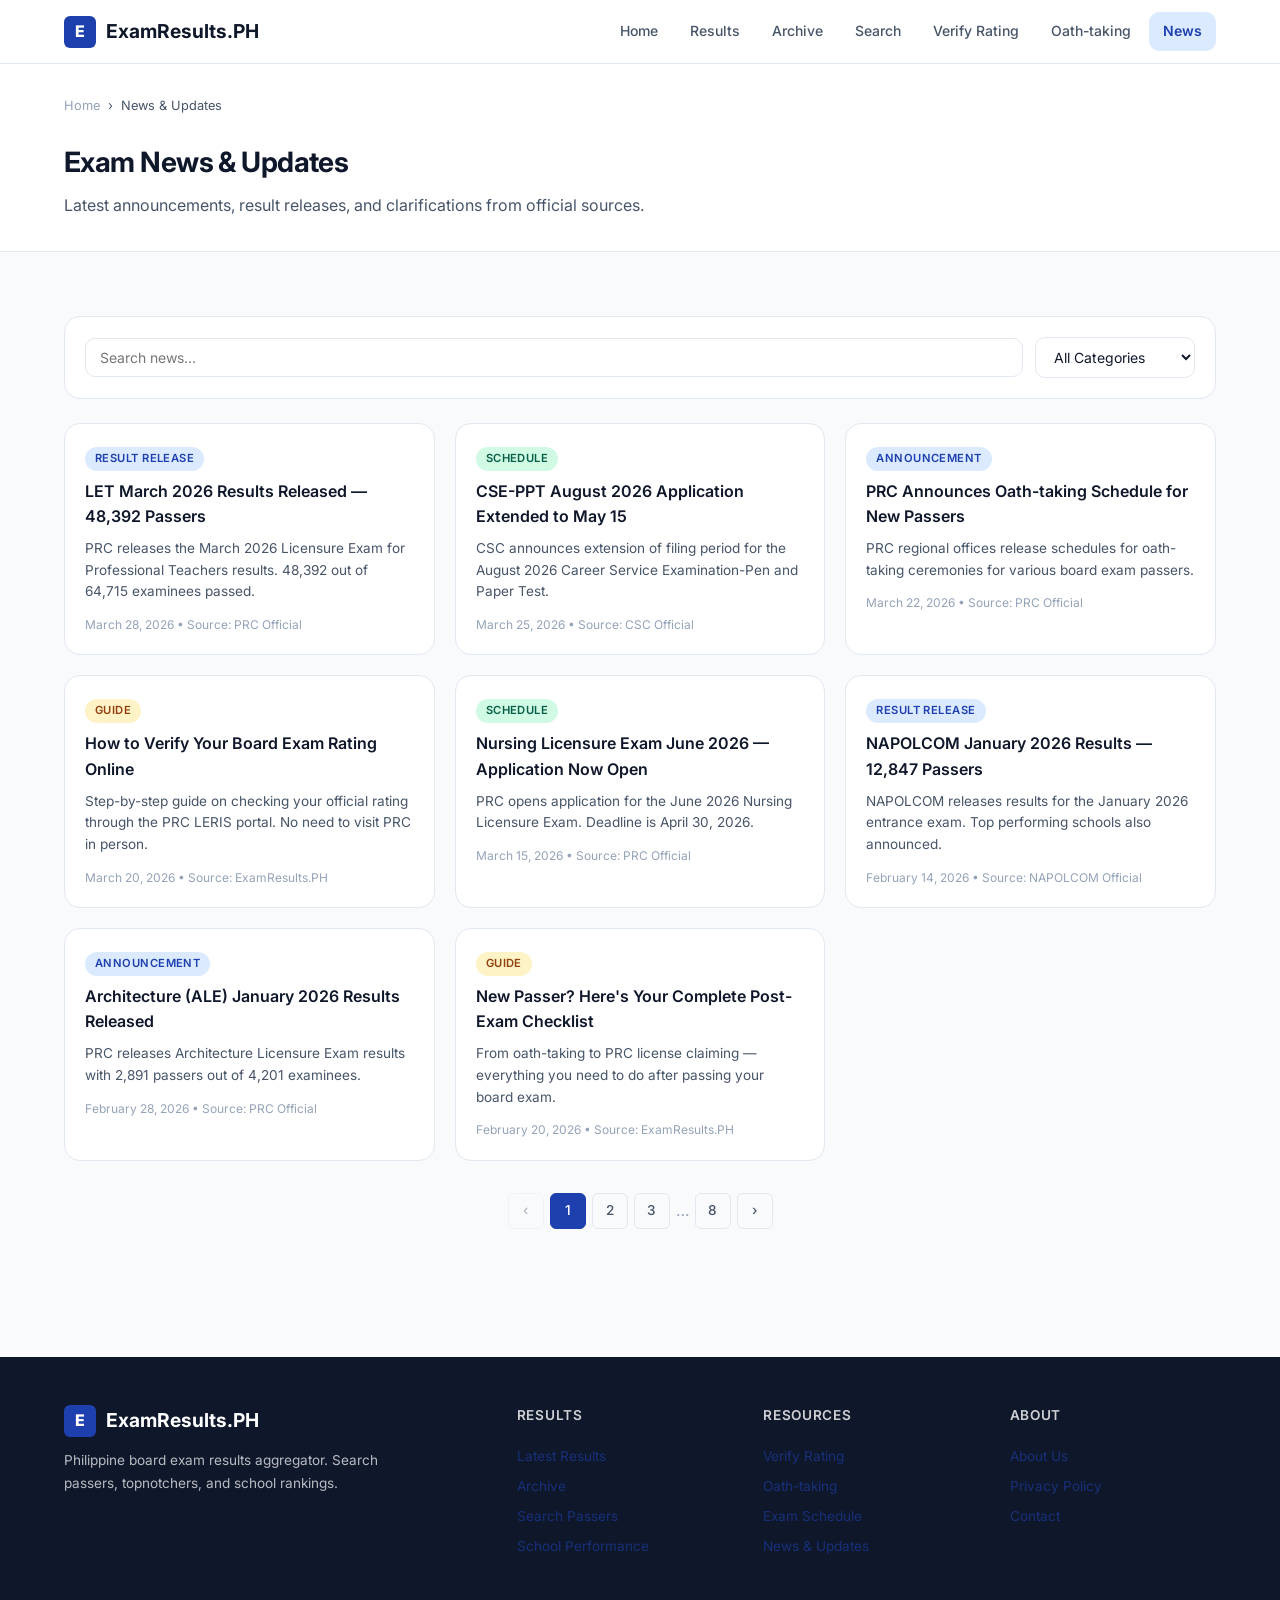
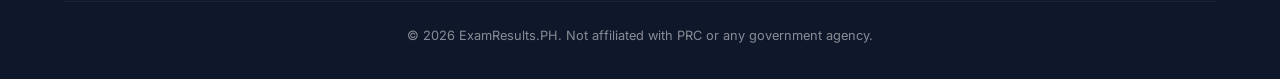
<file: news.html>
<!DOCTYPE html>
<html lang="en">
<head>
  <meta charset="UTF-8">
  <meta name="viewport" content="width=device-width, initial-scale=1.0">
  <title>Exam News & Updates — ExamResults.PH</title>
  <meta name="description" content="Latest news and updates on Philippine board exam results, announcements, and clarifications from PRC, CSC, and other agencies.">
  <link rel="preconnect" href="https://fonts.googleapis.com">
  <link rel="preconnect" href="https://fonts.gstatic.com" crossorigin>
  <link href="https://fonts.googleapis.com/css2?family=Inter:wght@400;500;600;700;800&display=swap" rel="stylesheet">
  <link rel="stylesheet" href="assets/css/style.css">
  <link rel="canonical" href="https://examresults.ph/news/">
  <script type="application/ld+json">
  {
    "@context": "https://schema.org",
    "@type": "NewsMediaOrganization",
    "name": "ExamResults.PH News",
    "description": "Latest Philippine board exam news and updates."
  }
  </script>
</head>
<body>

  <header class="site-header">
    <div class="header-inner">
      <a href="index.html" class="logo">
        <span class="logo-icon">E</span>
        <span>ExamResults.PH</span>
      </a>
      <nav class="nav" role="navigation" aria-label="Main navigation">
        <a href="index.html">Home</a>
        <a href="results.html">Results</a>
        <a href="archive.html">Archive</a>
        <a href="search.html">Search</a>
        <a href="verification.html">Verify Rating</a>
        <a href="oathtaking.html">Oath-taking</a>
        <a href="news.html" class="active">News</a>
      </nav>
      <button class="nav-toggle hide-desktop" aria-label="Toggle menu" aria-expanded="false">☰</button>
    </div>
  </header>

  <div class="page-header">
    <div class="container">
      <div class="breadcrumbs">
        <a href="index.html">Home</a>
        <span>›</span>
        <span>News & Updates</span>
      </div>
      <h1>Exam News & Updates</h1>
      <p>Latest announcements, result releases, and clarifications from official sources.</p>
    </div>
  </div>

  <section class="section">
    <div class="container">
      <div class="filter-bar">
        <input type="text" id="live-search" class="search-input" placeholder="Search news..." aria-label="Search news">
        <select class="filter-select" aria-label="Filter by category">
          <option value="">All Categories</option>
          <option value="Result">Result Release</option>
          <option value="Schedule">Schedule</option>
          <option value="Announcement">Announcement</option>
          <option value="Guide">Guide</option>
        </select>
      </div>

      <div id="search-empty" class="empty-state" style="display:none">
        <div class="empty-state-icon">📰</div>
        <h3>No news found</h3>
        <p>Try adjusting your search or filters.</p>
      </div>

      <div class="grid" style="grid-template-columns: repeat(auto-fill, minmax(340px, 1fr)); gap:20px">
        <article class="news-card">
          <div class="news-card-body">
            <span class="news-card-tag">Result Release</span>
            <h3><a href="exam.html?exam=let-march-2026" style="color:inherit; text-decoration:none">LET March 2026 Results Released — 48,392 Passers</a></h3>
            <p>PRC releases the March 2026 Licensure Exam for Professional Teachers results. 48,392 out of 64,715 examinees passed.</p>
            <div class="news-card-date">March 28, 2026 • Source: PRC Official</div>
          </div>
        </article>

        <article class="news-card">
          <div class="news-card-body">
            <span class="news-card-tag" style="background:#d1fae5; color:#065f46">Schedule</span>
            <h3><a href="schedule.html" style="color:inherit; text-decoration:none">CSE-PPT August 2026 Application Extended to May 15</a></h3>
            <p>CSC announces extension of filing period for the August 2026 Career Service Examination-Pen and Paper Test.</p>
            <div class="news-card-date">March 25, 2026 • Source: CSC Official</div>
          </div>
        </article>

        <article class="news-card">
          <div class="news-card-body">
            <span class="news-card-tag">Announcement</span>
            <h3><a href="oathtaking.html" style="color:inherit; text-decoration:none">PRC Announces Oath-taking Schedule for New Passers</a></h3>
            <p>PRC regional offices release schedules for oath-taking ceremonies for various board exam passers.</p>
            <div class="news-card-date">March 22, 2026 • Source: PRC Official</div>
          </div>
        </article>

        <article class="news-card">
          <div class="news-card-body">
            <span class="news-card-tag" style="background:#fef3c7; color:#92400e">Guide</span>
            <h3><a href="verification.html" style="color:inherit; text-decoration:none">How to Verify Your Board Exam Rating Online</a></h3>
            <p>Step-by-step guide on checking your official rating through the PRC LERIS portal. No need to visit PRC in person.</p>
            <div class="news-card-date">March 20, 2026 • Source: ExamResults.PH</div>
          </div>
        </article>

        <article class="news-card">
          <div class="news-card-body">
            <span class="news-card-tag" style="background:#d1fae5; color:#065f46">Schedule</span>
            <h3><a href="schedule.html" style="color:inherit; text-decoration:none">Nursing Licensure Exam June 2026 — Application Now Open</a></h3>
            <p>PRC opens application for the June 2026 Nursing Licensure Exam. Deadline is April 30, 2026.</p>
            <div class="news-card-date">March 15, 2026 • Source: PRC Official</div>
          </div>
        </article>

        <article class="news-card">
          <div class="news-card-body">
            <span class="news-card-tag">Result Release</span>
            <h3><a href="exam.html?exam=napolcom-january-2026" style="color:inherit; text-decoration:none">NAPOLCOM January 2026 Results — 12,847 Passers</a></h3>
            <p>NAPOLCOM releases results for the January 2026 entrance exam. Top performing schools also announced.</p>
            <div class="news-card-date">February 14, 2026 • Source: NAPOLCOM Official</div>
          </div>
        </article>

        <article class="news-card">
          <div class="news-card-body">
            <span class="news-card-tag">Announcement</span>
            <h3><a href="exam.html?exam=ale-january-2026" style="color:inherit; text-decoration:none">Architecture (ALE) January 2026 Results Released</a></h3>
            <p>PRC releases Architecture Licensure Exam results with 2,891 passers out of 4,201 examinees.</p>
            <div class="news-card-date">February 28, 2026 • Source: PRC Official</div>
          </div>
        </article>

        <article class="news-card">
          <div class="news-card-body">
            <span class="news-card-tag" style="background:#fef3c7; color:#92400e">Guide</span>
            <h3><a href="oathtaking.html" style="color:inherit; text-decoration:none">New Passer? Here's Your Complete Post-Exam Checklist</a></h3>
            <p>From oath-taking to PRC license claiming — everything you need to do after passing your board exam.</p>
            <div class="news-card-date">February 20, 2026 • Source: ExamResults.PH</div>
          </div>
        </article>
      </div>

      <div class="pagination">
        <a href="#" style="opacity:0.4">‹</a>
        <a href="#" class="active">1</a>
        <a href="#">2</a>
        <a href="#">3</a>
        <span class="dots">…</span>
        <a href="#">8</a>
        <a href="#">›</a>
      </div>
    </div>
  </section>

  <footer class="site-footer">
    <div class="container">
      <div class="footer-grid">
        <div class="footer-brand">
          <div class="logo"><span class="logo-icon">E</span> ExamResults.PH</div>
          <p>Philippine board exam results aggregator. Search passers, topnotchers, and school rankings.</p>
        </div>
        <div class="footer-col">
          <h4>Results</h4>
          <a href="results.html">Latest Results</a>
          <a href="archive.html">Archive</a>
          <a href="search.html">Search Passers</a>
          <a href="schools.html">School Performance</a>
        </div>
        <div class="footer-col">
          <h4>Resources</h4>
          <a href="verification.html">Verify Rating</a>
          <a href="oathtaking.html">Oath-taking</a>
          <a href="schedule.html">Exam Schedule</a>
          <a href="news.html">News & Updates</a>
        </div>
        <div class="footer-col">
          <h4>About</h4>
          <a href="about.html">About Us</a>
          <a href="about.html">Privacy Policy</a>
          <a href="about.html">Contact</a>
        </div>
      </div>
      <div class="footer-bottom">
        &copy; <span id="year">2026</span> ExamResults.PH. Not affiliated with PRC or any government agency.
      </div>
    </div>
  </footer>

  <button class="back-to-top" aria-label="Back to top">↑</button>

  <script src="assets/js/main.js"></script>
</body>
</html>
</file>
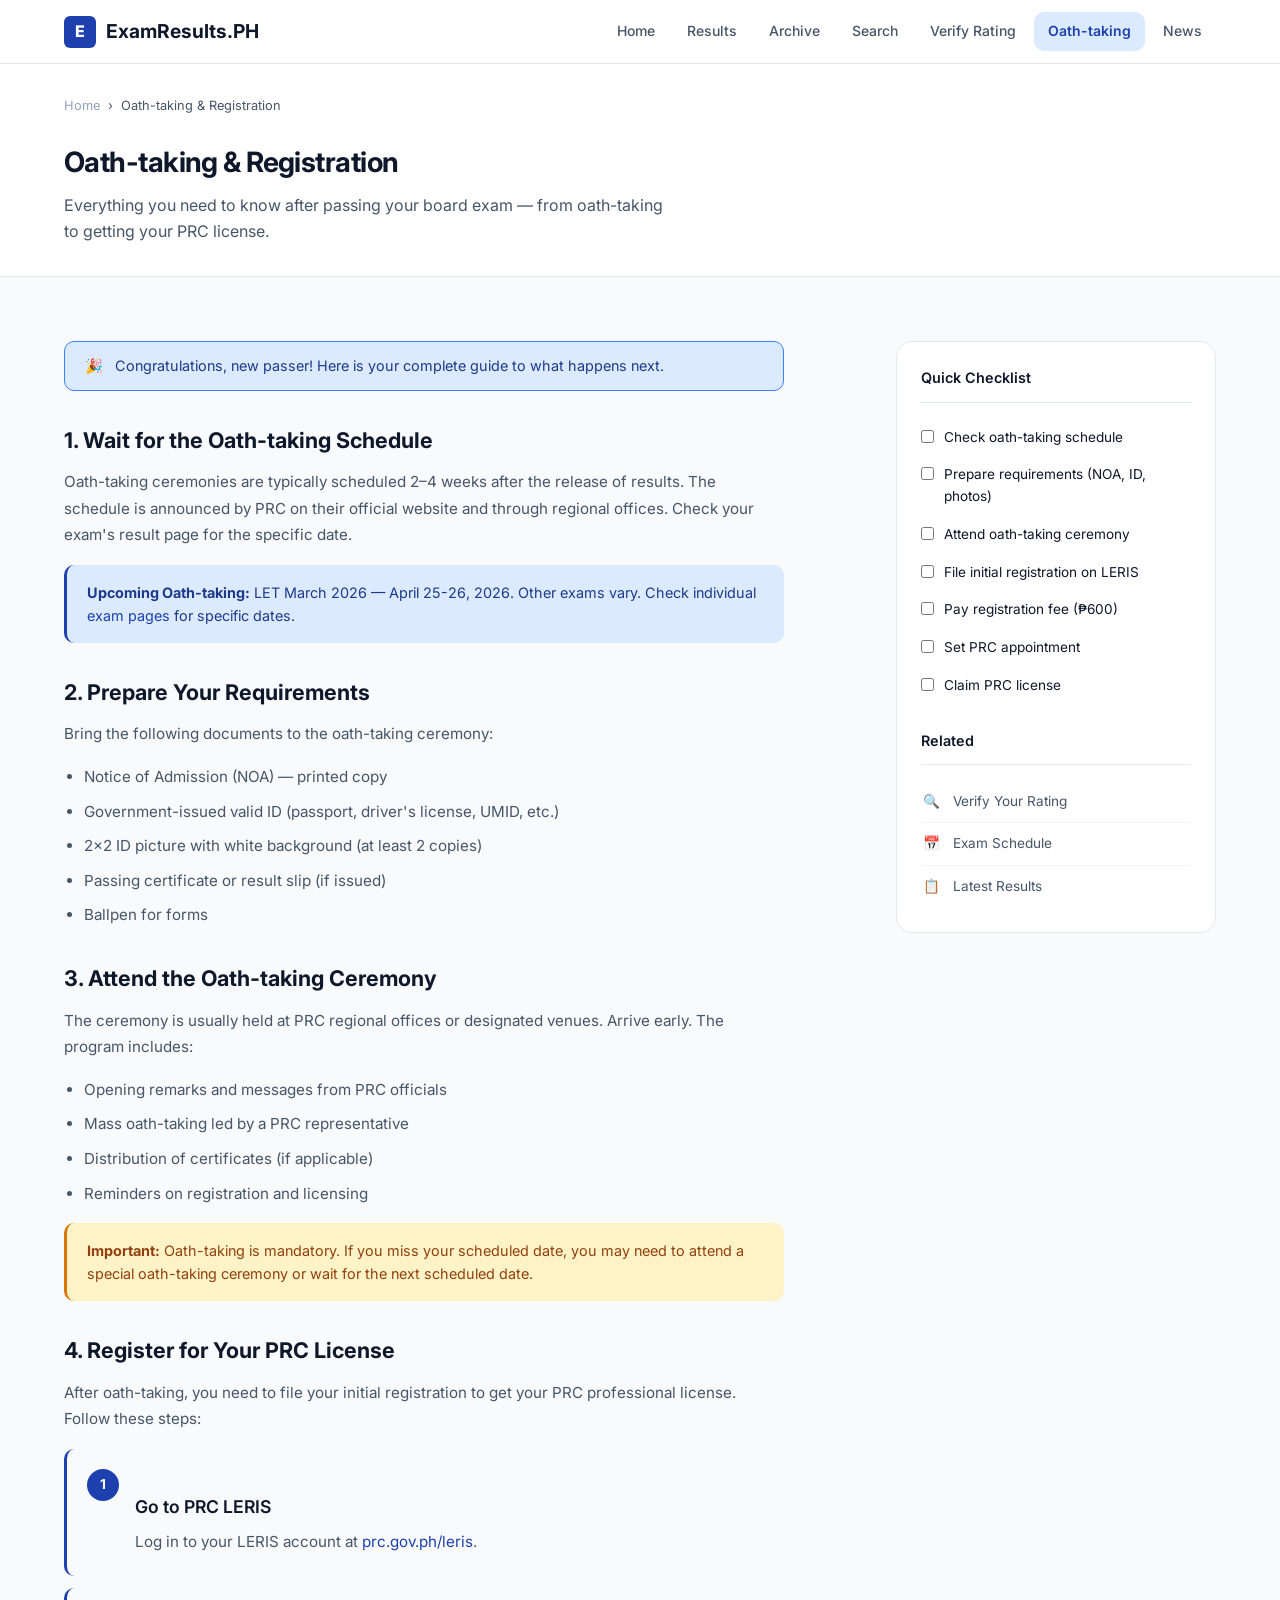
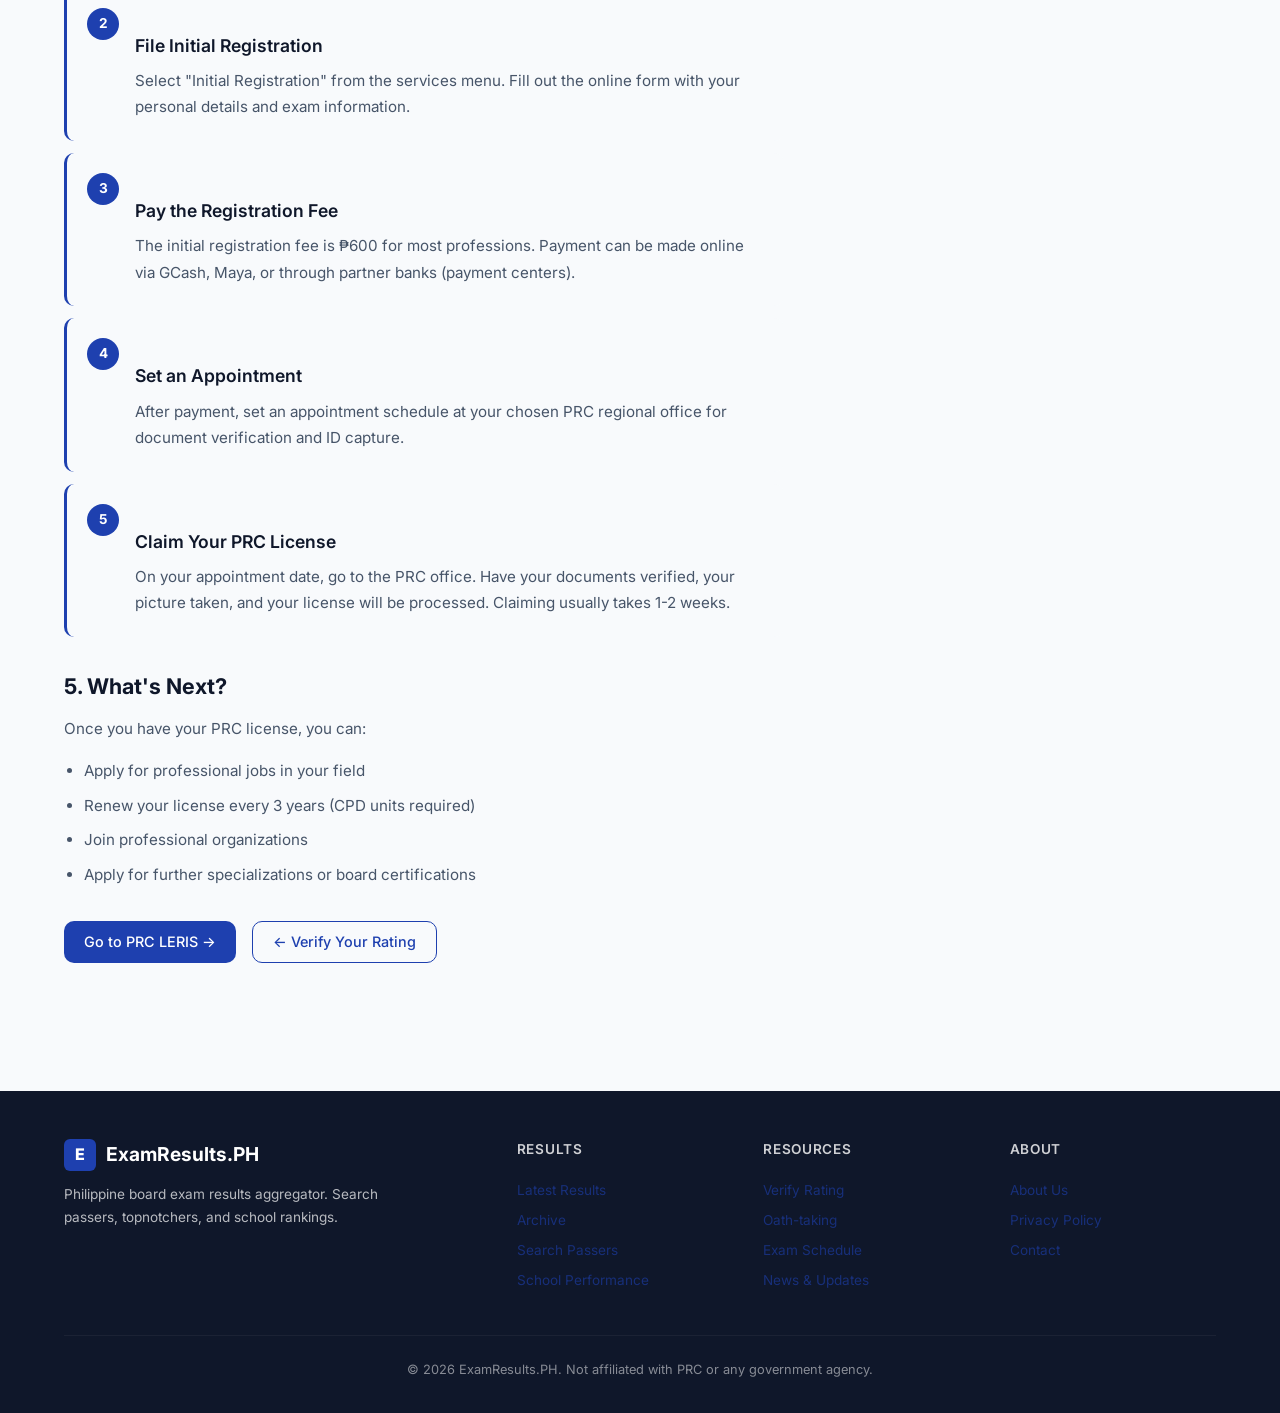
<file: oathtaking.html>
<!DOCTYPE html>
<html lang="en">
<head>
  <meta charset="UTF-8">
  <meta name="viewport" content="width=device-width, initial-scale=1.0">
  <title>Oath-taking & Registration Guide — ExamResults.PH</title>
  <meta name="description" content="Complete guide to oath-taking and PRC registration for new board exam passers. Schedules, venues, requirements, and step-by-step instructions.">
  <link rel="preconnect" href="https://fonts.googleapis.com">
  <link rel="preconnect" href="https://fonts.gstatic.com" crossorigin>
  <link href="https://fonts.googleapis.com/css2?family=Inter:wght@400;500;600;700;800&display=swap" rel="stylesheet">
  <link rel="stylesheet" href="assets/css/style.css">
  <link rel="canonical" href="https://examresults.ph/oathtaking/">
</head>
<body>

  <header class="site-header">
    <div class="header-inner">
      <a href="index.html" class="logo">
        <span class="logo-icon">E</span>
        <span>ExamResults.PH</span>
      </a>
      <nav class="nav" role="navigation" aria-label="Main navigation">
        <a href="index.html">Home</a>
        <a href="results.html">Results</a>
        <a href="archive.html">Archive</a>
        <a href="search.html">Search</a>
        <a href="verification.html">Verify Rating</a>
        <a href="oathtaking.html" class="active">Oath-taking</a>
        <a href="news.html">News</a>
      </nav>
      <button class="nav-toggle hide-desktop" aria-label="Toggle menu" aria-expanded="false">☰</button>
    </div>
  </header>

  <div class="page-header">
    <div class="container">
      <div class="breadcrumbs">
        <a href="index.html">Home</a>
        <span>›</span>
        <span>Oath-taking & Registration</span>
      </div>
      <h1>Oath-taking & Registration</h1>
      <p>Everything you need to know after passing your board exam — from oath-taking to getting your PRC license.</p>
    </div>
  </div>

  <section class="section">
    <div class="container">
      <div class="layout-two">
        <div class="guide">
          <div class="alert-bar">
            <span>🎉</span>
            <span>Congratulations, new passer! Here is your complete guide to what happens next.</span>
          </div>

          <h2>1. Wait for the Oath-taking Schedule</h2>
          <p>Oath-taking ceremonies are typically scheduled 2–4 weeks after the release of results. The schedule is announced by PRC on their official website and through regional offices. Check your exam's result page for the specific date.</p>

          <div class="info-box info">
            <strong>Upcoming Oath-taking:</strong> LET March 2026 — April 25-26, 2026. Other exams vary. Check individual <a href="results.html">exam pages</a> for specific dates.
          </div>

          <h2>2. Prepare Your Requirements</h2>
          <p>Bring the following documents to the oath-taking ceremony:</p>
          <ul>
            <li>Notice of Admission (NOA) — printed copy</li>
            <li>Government-issued valid ID (passport, driver's license, UMID, etc.)</li>
            <li>2x2 ID picture with white background (at least 2 copies)</li>
            <li>Passing certificate or result slip (if issued)</li>
            <li>Ballpen for forms</li>
          </ul>

          <h2>3. Attend the Oath-taking Ceremony</h2>
          <p>The ceremony is usually held at PRC regional offices or designated venues. Arrive early. The program includes:</p>
          <ul>
            <li>Opening remarks and messages from PRC officials</li>
            <li>Mass oath-taking led by a PRC representative</li>
            <li>Distribution of certificates (if applicable)</li>
            <li>Reminders on registration and licensing</li>
          </ul>

          <div class="info-box warning">
            <strong>Important:</strong> Oath-taking is mandatory. If you miss your scheduled date, you may need to attend a special oath-taking ceremony or wait for the next scheduled date.
          </div>

          <h2>4. Register for Your PRC License</h2>
          <p>After oath-taking, you need to file your initial registration to get your PRC professional license. Follow these steps:</p>

          <div class="step">
            <div class="step-num">1</div>
            <div class="step-content">
              <h3>Go to PRC LERIS</h3>
              <p>Log in to your LERIS account at <a href="https://www.prc.gov.ph/leris" target="_blank" rel="noopener">prc.gov.ph/leris</a>.</p>
            </div>
          </div>

          <div class="step">
            <div class="step-num">2</div>
            <div class="step-content">
              <h3>File Initial Registration</h3>
              <p>Select "Initial Registration" from the services menu. Fill out the online form with your personal details and exam information.</p>
            </div>
          </div>

          <div class="step">
            <div class="step-num">3</div>
            <div class="step-content">
              <h3>Pay the Registration Fee</h3>
              <p>The initial registration fee is ₱600 for most professions. Payment can be made online via GCash, Maya, or through partner banks (payment centers).</p>
            </div>
          </div>

          <div class="step">
            <div class="step-num">4</div>
            <div class="step-content">
              <h3>Set an Appointment</h3>
              <p>After payment, set an appointment schedule at your chosen PRC regional office for document verification and ID capture.</p>
            </div>
          </div>

          <div class="step">
            <div class="step-num">5</div>
            <div class="step-content">
              <h3>Claim Your PRC License</h3>
              <p>On your appointment date, go to the PRC office. Have your documents verified, your picture taken, and your license will be processed. Claiming usually takes 1-2 weeks.</p>
            </div>
          </div>

          <h2>5. What's Next?</h2>
          <p>Once you have your PRC license, you can:</p>
          <ul>
            <li>Apply for professional jobs in your field</li>
            <li>Renew your license every 3 years (CPD units required)</li>
            <li>Join professional organizations</li>
            <li>Apply for further specializations or board certifications</li>
          </ul>

          <div class="flex gap-4 flex-wrap" style="margin-top:32px">
            <a href="https://www.prc.gov.ph/leris" target="_blank" rel="noopener" class="btn btn-primary">Go to PRC LERIS →</a>
            <a href="verification.html" class="btn btn-outline">← Verify Your Rating</a>
          </div>
        </div>

        <aside>
          <div class="sidebar-panel">
            <h3>Quick Checklist</h3>
            <div style="font-size:0.85rem">
              <label style="display:flex; align-items:flex-start; gap:10px; padding:8px 0; cursor:pointer">
                <input type="checkbox" style="margin-top:3px"> <span>Check oath-taking schedule</span>
              </label>
              <label style="display:flex; align-items:flex-start; gap:10px; padding:8px 0; cursor:pointer">
                <input type="checkbox" style="margin-top:3px"> <span>Prepare requirements (NOA, ID, photos)</span>
              </label>
              <label style="display:flex; align-items:flex-start; gap:10px; padding:8px 0; cursor:pointer">
                <input type="checkbox" style="margin-top:3px"> <span>Attend oath-taking ceremony</span>
              </label>
              <label style="display:flex; align-items:flex-start; gap:10px; padding:8px 0; cursor:pointer">
                <input type="checkbox" style="margin-top:3px"> <span>File initial registration on LERIS</span>
              </label>
              <label style="display:flex; align-items:flex-start; gap:10px; padding:8px 0; cursor:pointer">
                <input type="checkbox" style="margin-top:3px"> <span>Pay registration fee (₱600)</span>
              </label>
              <label style="display:flex; align-items:flex-start; gap:10px; padding:8px 0; cursor:pointer">
                <input type="checkbox" style="margin-top:3px"> <span>Set PRC appointment</span>
              </label>
              <label style="display:flex; align-items:flex-start; gap:10px; padding:8px 0; cursor:pointer">
                <input type="checkbox" style="margin-top:3px"> <span>Claim PRC license</span>
              </label>
            </div>

            <h3 style="margin-top:24px">Related</h3>
            <div class="sidebar-item"><span class="sidebar-item-icon">🔍</span> <a href="verification.html" style="color:inherit; text-decoration:none">Verify Your Rating</a></div>
            <div class="sidebar-item"><span class="sidebar-item-icon">📅</span> <a href="schedule.html" style="color:inherit; text-decoration:none">Exam Schedule</a></div>
            <div class="sidebar-item"><span class="sidebar-item-icon">📋</span> <a href="results.html" style="color:inherit; text-decoration:none">Latest Results</a></div>
          </div>
        </aside>
      </div>
    </div>
  </section>

  <footer class="site-footer">
    <div class="container">
      <div class="footer-grid">
        <div class="footer-brand">
          <div class="logo"><span class="logo-icon">E</span> ExamResults.PH</div>
          <p>Philippine board exam results aggregator. Search passers, topnotchers, and school rankings.</p>
        </div>
        <div class="footer-col">
          <h4>Results</h4>
          <a href="results.html">Latest Results</a>
          <a href="archive.html">Archive</a>
          <a href="search.html">Search Passers</a>
          <a href="schools.html">School Performance</a>
        </div>
        <div class="footer-col">
          <h4>Resources</h4>
          <a href="verification.html">Verify Rating</a>
          <a href="oathtaking.html">Oath-taking</a>
          <a href="schedule.html">Exam Schedule</a>
          <a href="news.html">News & Updates</a>
        </div>
        <div class="footer-col">
          <h4>About</h4>
          <a href="about.html">About Us</a>
          <a href="about.html">Privacy Policy</a>
          <a href="about.html">Contact</a>
        </div>
      </div>
      <div class="footer-bottom">
        &copy; <span id="year">2026</span> ExamResults.PH. Not affiliated with PRC or any government agency.
      </div>
    </div>
  </footer>

  <button class="back-to-top" aria-label="Back to top">↑</button>

  <script src="assets/js/main.js"></script>
</body>
</html>
</file>
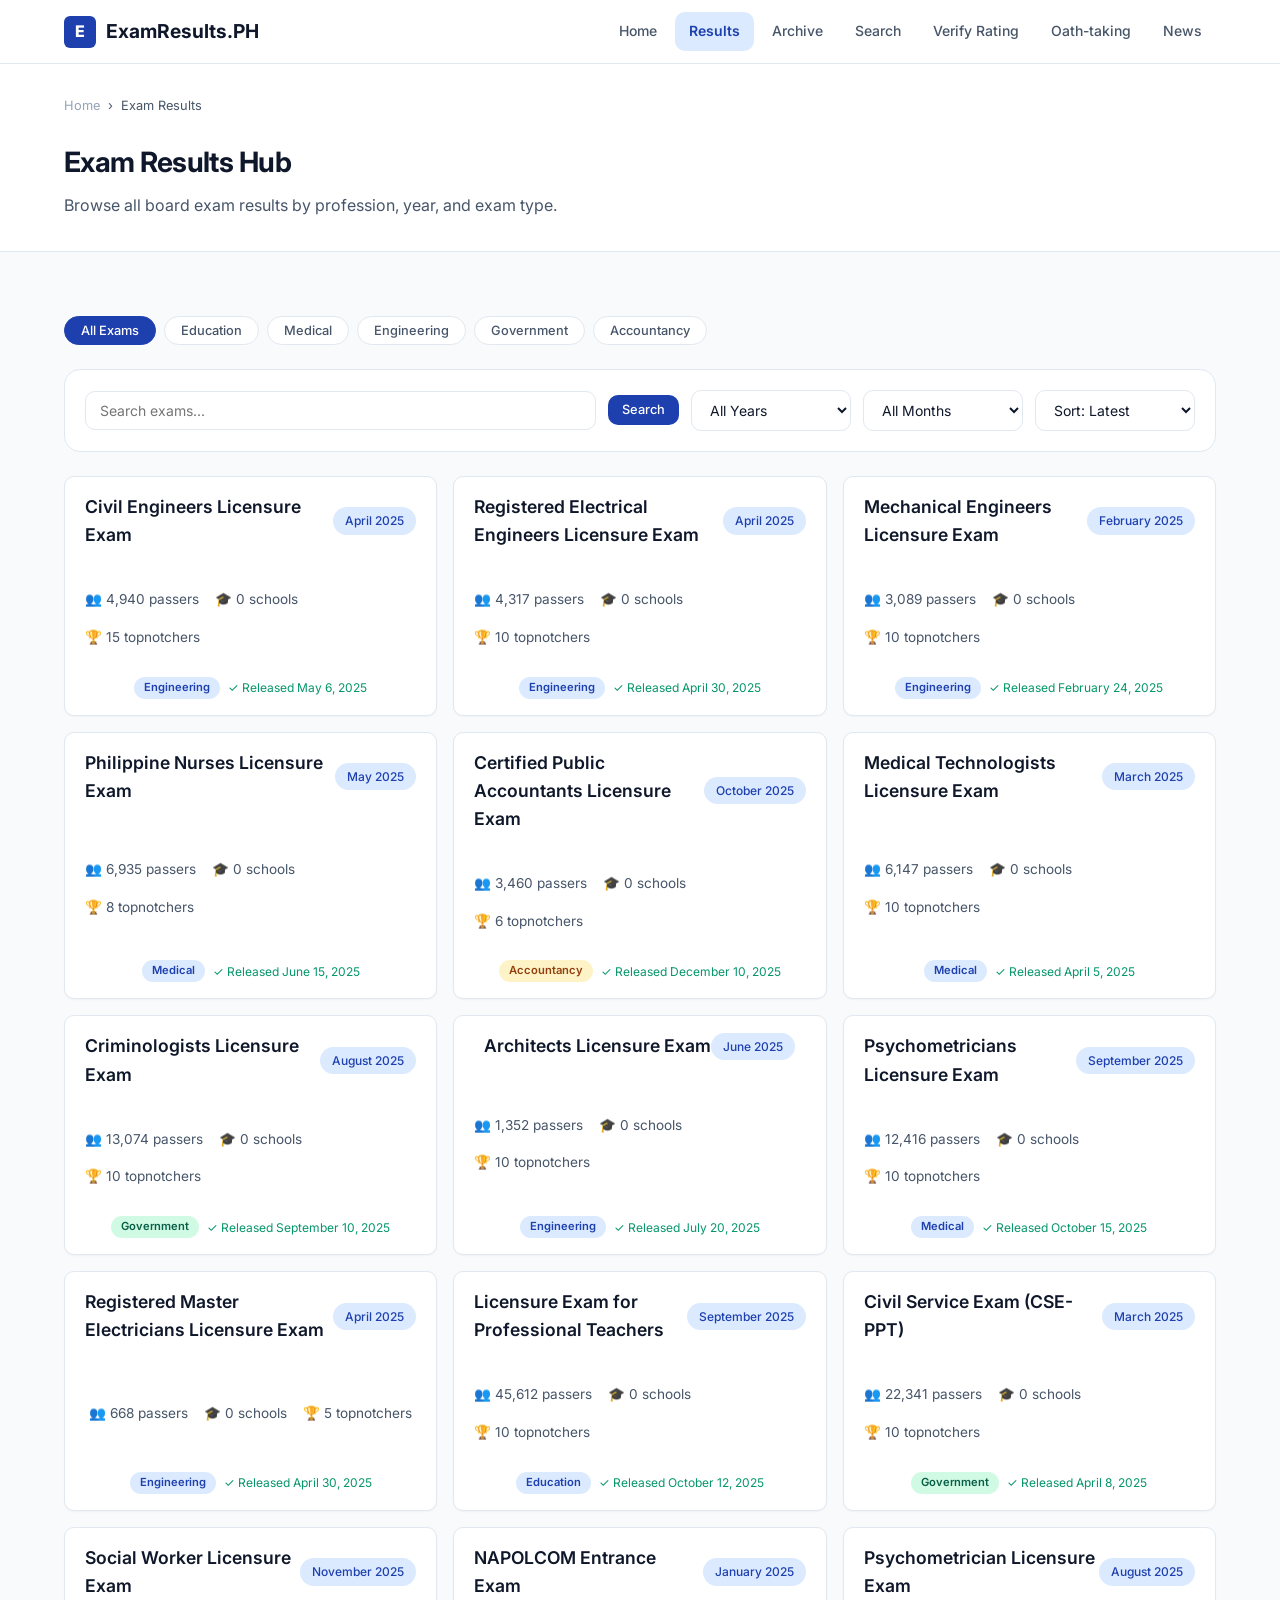
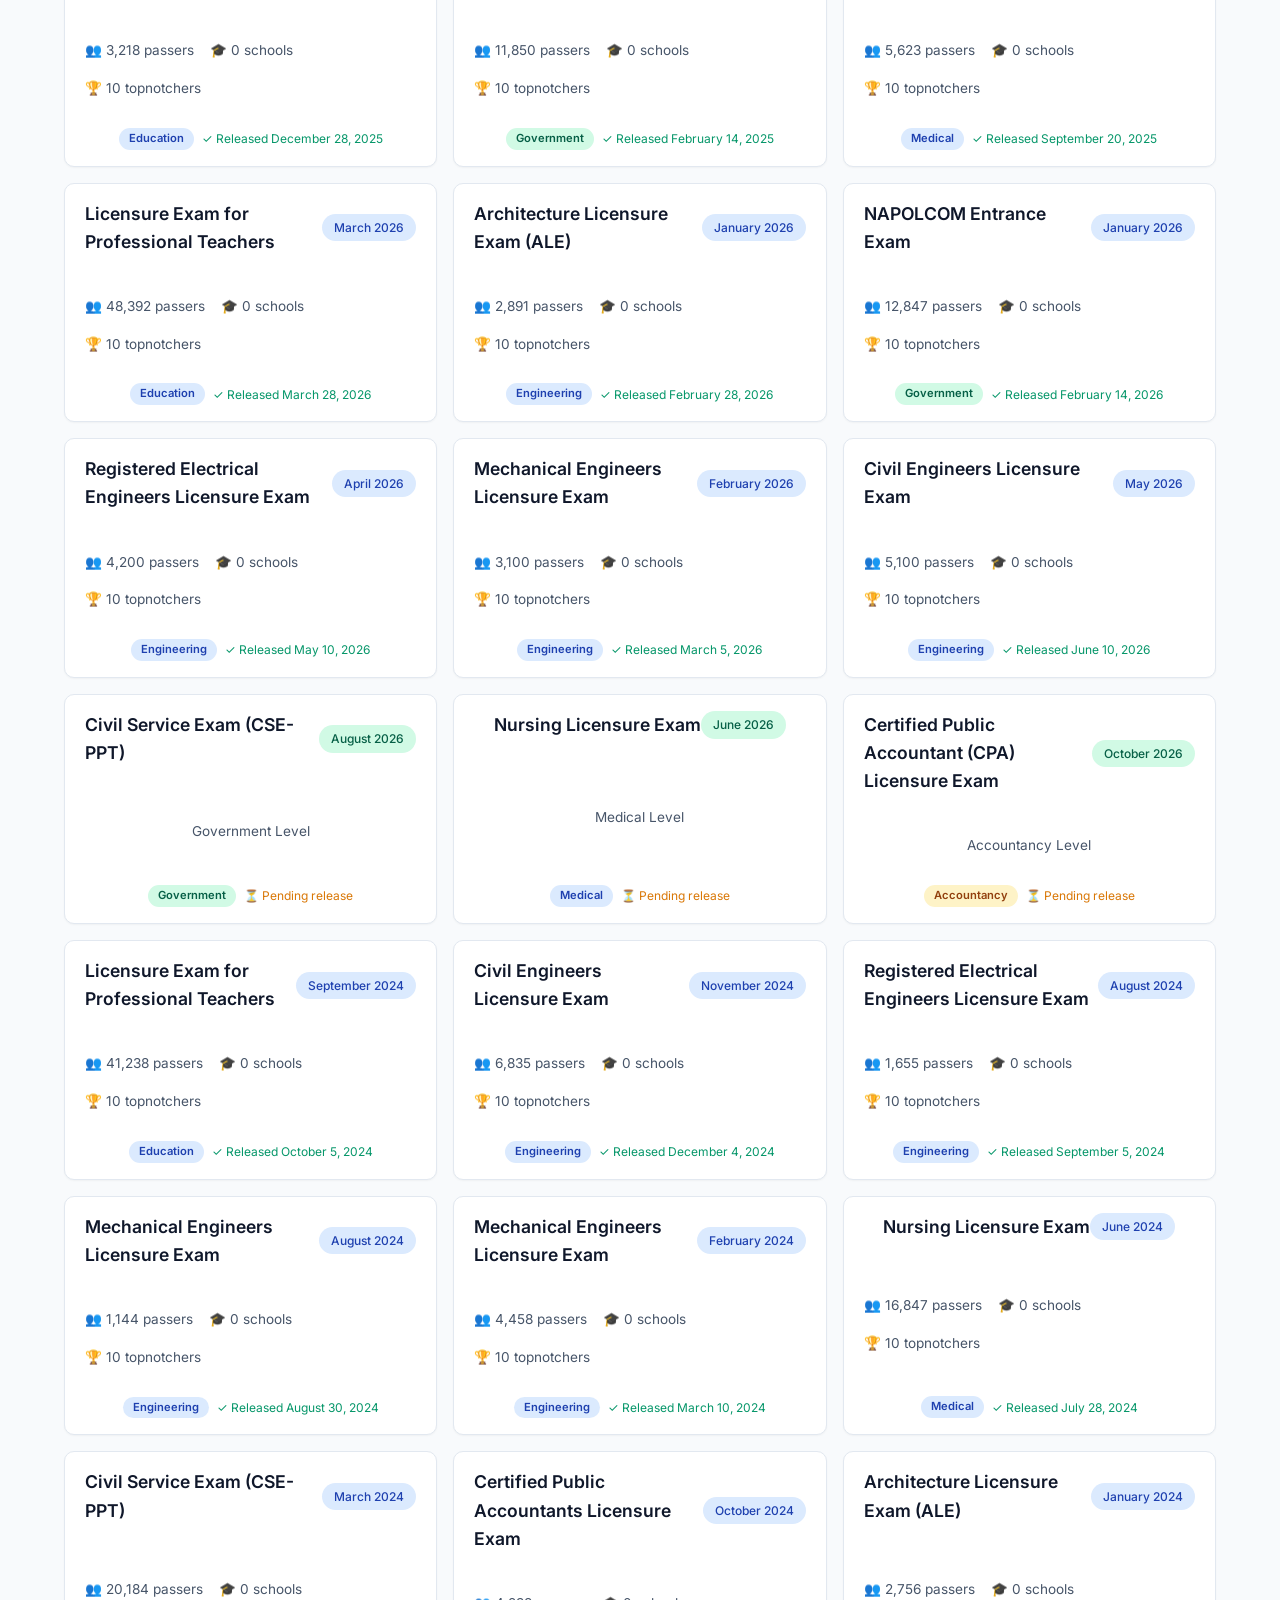
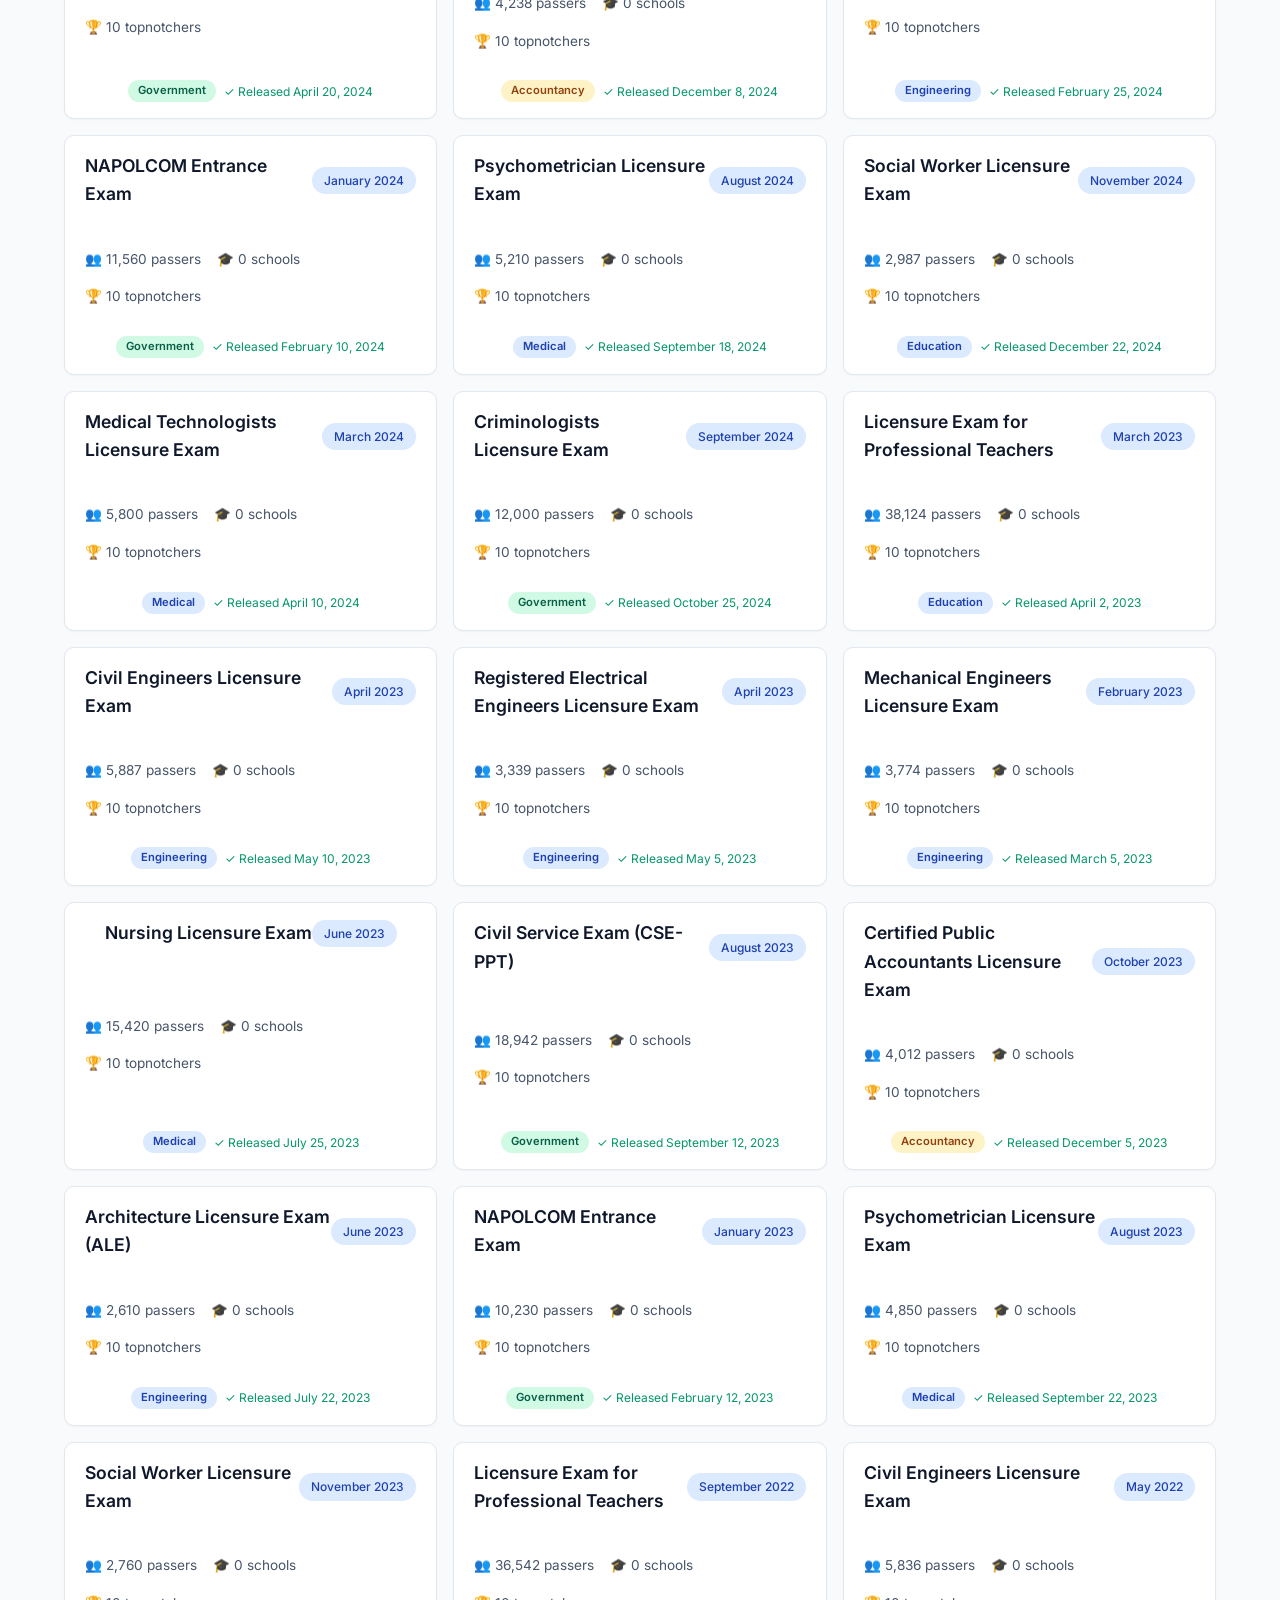
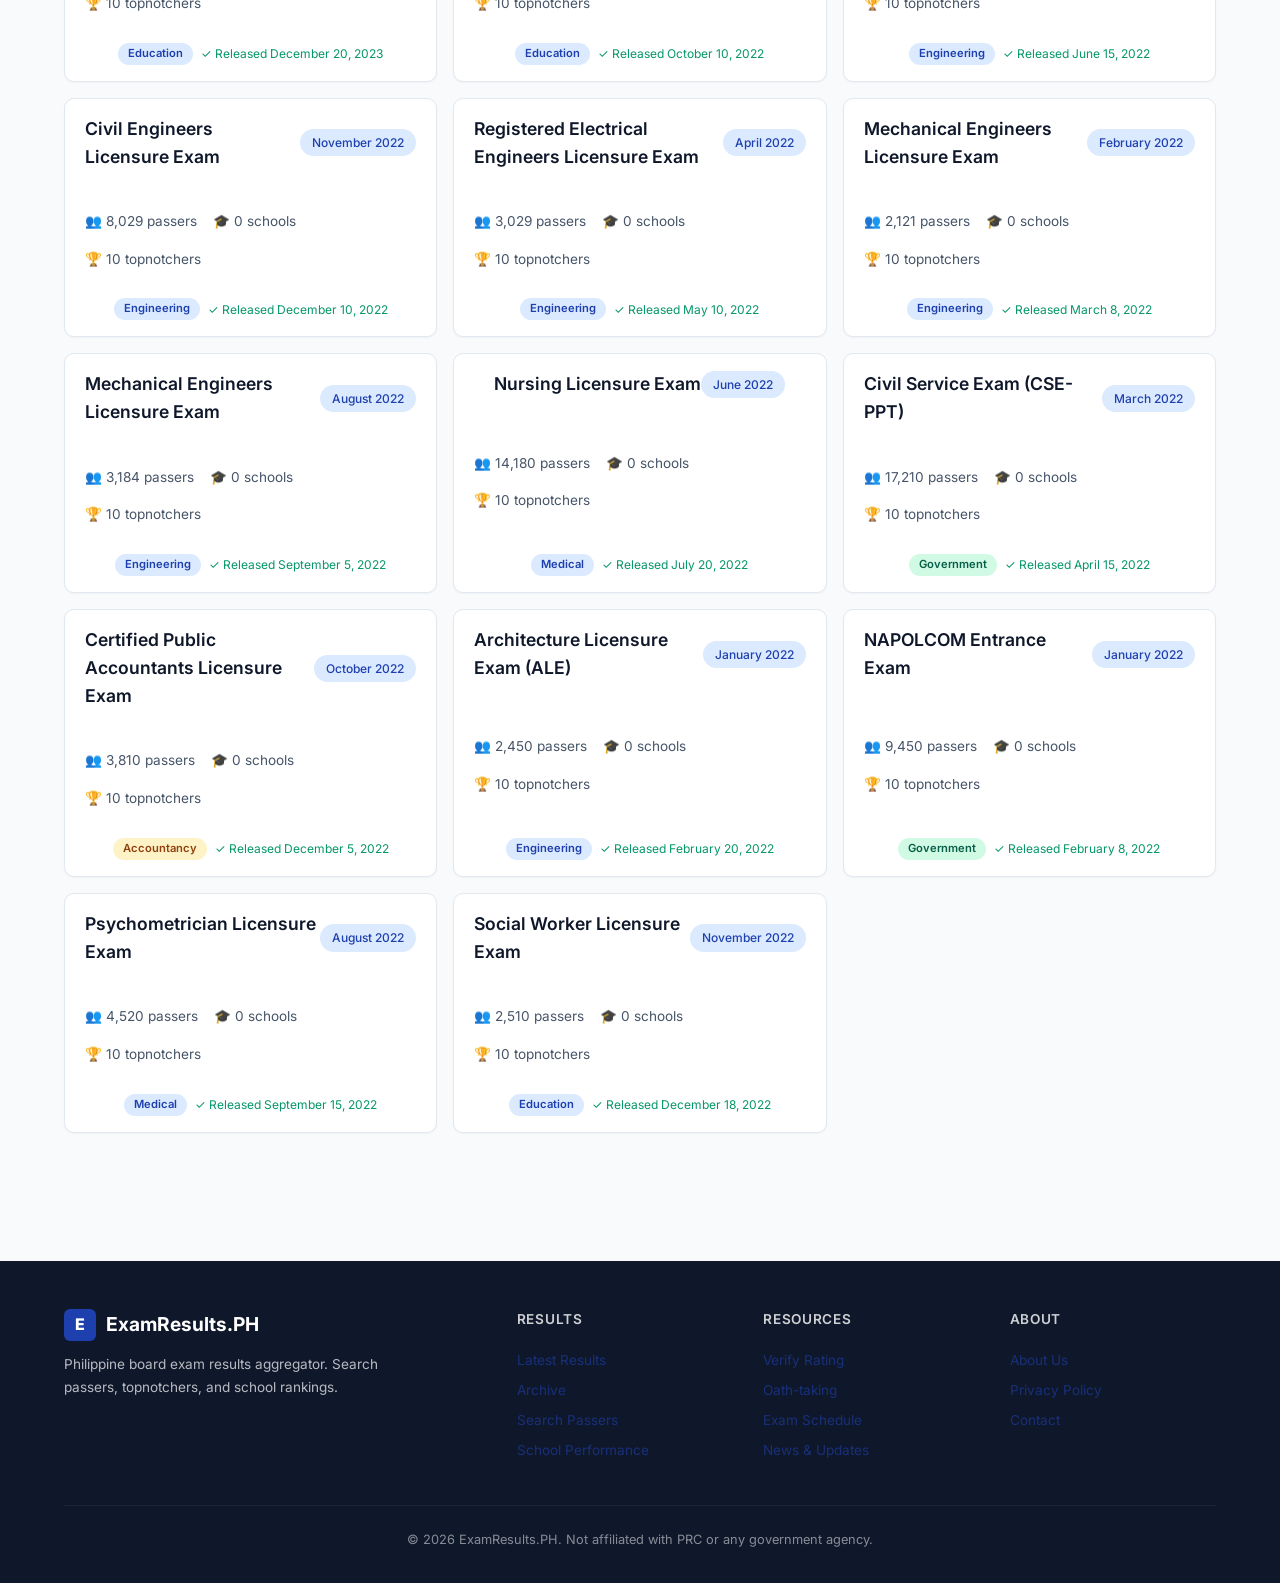
<file: results.html>
<!DOCTYPE html>
<html lang="en">
<head>
  <meta charset="UTF-8">
  <meta name="viewport" content="width=device-width, initial-scale=1.0">
  <title>Exam Results Hub — ExamResults.PH</title>
  <meta name="description" content="Browse all Philippine board exam results. Filter by year, profession, and exam type.">
  <link rel="preconnect" href="https://fonts.googleapis.com">
  <link rel="preconnect" href="https://fonts.gstatic.com" crossorigin>
  <link href="https://fonts.googleapis.com/css2?family=Inter:wght@400;500;600;700;800&display=swap" rel="stylesheet">
  <link rel="stylesheet" href="assets/css/style.css">
  <link rel="canonical" href="https://examresults.ph/results/">
</head>
<body>

  <header class="site-header">
    <div class="header-inner">
      <a href="index.html" class="logo">
        <span class="logo-icon">E</span>
        <span>ExamResults.PH</span>
      </a>
      <nav class="nav" role="navigation" aria-label="Main navigation">
        <a href="index.html">Home</a>
        <a href="results.html" class="active">Results</a>
        <a href="archive.html">Archive</a>
        <a href="search.html">Search</a>
        <a href="verification.html">Verify Rating</a>
        <a href="oathtaking.html">Oath-taking</a>
        <a href="news.html">News</a>
      </nav>
      <button class="nav-toggle hide-desktop" aria-label="Toggle menu" aria-expanded="false">☰</button>
    </div>
  </header>

  <div class="page-header">
    <div class="container">
      <div class="breadcrumbs">
        <a href="index.html">Home</a>
        <span>›</span>
        <span>Exam Results</span>
      </div>
      <h1>Exam Results Hub</h1>
      <p>Browse all board exam results by profession, year, and exam type.</p>
    </div>
  </div>

  <section class="section">
    <div class="container">
      <div class="pill-filters">
        <button class="pill active">All Exams</button>
        <button class="pill">Education</button>
        <button class="pill">Medical</button>
        <button class="pill">Engineering</button>
        <button class="pill">Government</button>
        <button class="pill">Accountancy</button>
      </div>

      <div class="filter-bar">
        <input type="text" id="live-search" class="search-input" placeholder="Search exams..." aria-label="Search exams">
        <button class="btn btn-primary btn-sm" onclick="document.getElementById('live-search').focus()">Search</button>
        <select class="filter-select" data-filter="year" aria-label="Filter by year">
          <option value="">All Years</option>
          <option value="2026">2026</option>
          <option value="2025">2025</option>
          <option value="2024">2024</option>
          <option value="2023">2023</option>
          <option value="2022">2022</option>
        </select>
        <select class="filter-select" data-filter="month" aria-label="Filter by month">
          <option value="">All Months</option>
          <option value="January">January</option>
          <option value="February">February</option>
          <option value="March">March</option>
          <option value="April">April</option>
          <option value="May">May</option>
          <option value="June">June</option>
          <option value="July">July</option>
          <option value="August">August</option>
          <option value="September">September</option>
          <option value="October">October</option>
          <option value="November">November</option>
          <option value="December">December</option>
        </select>
        <select class="filter-select" aria-label="Sort by">
          <option value="">Sort: Latest</option>
          <option value="name">Sort: Name A-Z</option>
        </select>
      </div>

      <div id="search-empty" class="empty-state" style="display:none">
        <div class="empty-state-icon">🔍</div>
        <h3>No exams found</h3>
        <p>Try adjusting your search or filters.</p>
      </div>

      <div class="grid" id="exam-cards-grid" style="grid-template-columns: repeat(auto-fill, minmax(340px, 1fr)); gap:16px"></div>
    </div>
  </section>

  <footer class="site-footer">
    <div class="container">
      <div class="footer-grid">
        <div class="footer-brand">
          <div class="logo"><span class="logo-icon">E</span> ExamResults.PH</div>
          <p>Philippine board exam results aggregator. Search passers, topnotchers, and school rankings.</p>
        </div>
        <div class="footer-col">
          <h4>Results</h4>
          <a href="results.html">Latest Results</a>
          <a href="archive.html">Archive</a>
          <a href="search.html">Search Passers</a>
          <a href="schools.html">School Performance</a>
        </div>
        <div class="footer-col">
          <h4>Resources</h4>
          <a href="verification.html">Verify Rating</a>
          <a href="oathtaking.html">Oath-taking</a>
          <a href="schedule.html">Exam Schedule</a>
          <a href="news.html">News & Updates</a>
        </div>
        <div class="footer-col">
          <h4>About</h4>
          <a href="about.html">About Us</a>
          <a href="about.html">Privacy Policy</a>
          <a href="about.html">Contact</a>
        </div>
      </div>
      <div class="footer-bottom">
        &copy; <span id="year">2026</span> ExamResults.PH. Not affiliated with PRC or any government agency.
      </div>
    </div>
  </footer>

  <button class="back-to-top" aria-label="Back to top">↑</button>

  <script src="assets/js/exams-data.js"></script>
  <script>
  (function() {
    var grid = document.getElementById('exam-cards-grid');
    if (!grid || !window.examData) return;
    var slugs = Object.keys(window.examData);
    var catColors = {
      'Education': { bg: 'var(--primary-lighter)', color: 'var(--primary)' },
      'Medical': { bg: 'var(--primary-lighter)', color: 'var(--primary)' },
      'Engineering': { bg: 'var(--primary-lighter)', color: 'var(--primary)' },
      'Government': { bg: '#d1fae5', color: '#065f46' },
      'Accountancy': { bg: '#fef3c7', color: '#92400e' }
    };
    slugs.forEach(function(slug) {
      var e = window.examData[slug];
      if (!e) return;
      var cc = catColors[e.category] || catColors['Education'];
      var badgeClass = e.status === 'Upcoming' ? ' style="background:#d1fae5;color:#065f46"' : '';
      var statusHtml = e.passers > 0
        ? '<span style="color:var(--success);font-size:0.75rem">\u2713 Released ' + e.releaseDate + '</span>'
        : '<span style="color:var(--warning);font-size:0.75rem">\u23f3 Pending release</span>';
      var detailHtml = e.passers > 0
        ? '<span>\ud83d\udc65 ' + e.passers.toLocaleString() + ' passers</span>' +
          '<span>\ud83c\udf93 ' + e.schoolsCount + ' schools</span>' +
          '<span>\ud83c\udfc6 ' + e.topnotchersCount + ' topnotchers</span>'
        : '<span>' + e.category + ' Level</span>';

      var card = document.createElement('a');
      card.href = 'exam.html?exam=' + slug;
      card.className = 'card result-card';
      card.style.cssText = 'display:flex;flex-direction:column;text-decoration:none;color:inherit';

      card.innerHTML =
        '<div class="card-header flex items-center justify-between">' +
          '<span class="card-title">' + e.title + '</span>' +
          '<span class="result-card-badge"' + badgeClass + '>' + e.month + '</span>' +
        '</div>' +
        '<div style="font-size:0.85rem;color:var(--text-secondary);margin-top:8px;display:flex;gap:16px;flex-wrap:wrap">' +
          detailHtml +
        '</div>' +
        '<div style="margin-top:12px;font-size:0.8rem;display:flex;gap:8px;align-items:center">' +
          '<span style="padding:2px 10px;border-radius:999px;background:' + cc.bg + ';color:' + cc.color + ';font-size:0.7rem;font-weight:600">' + e.category + '</span>' +
          statusHtml +
        '</div>';

      grid.appendChild(card);
    });
  })();
  </script>
  <script src="assets/js/main.js"></script>
</body>
</html>
</file>
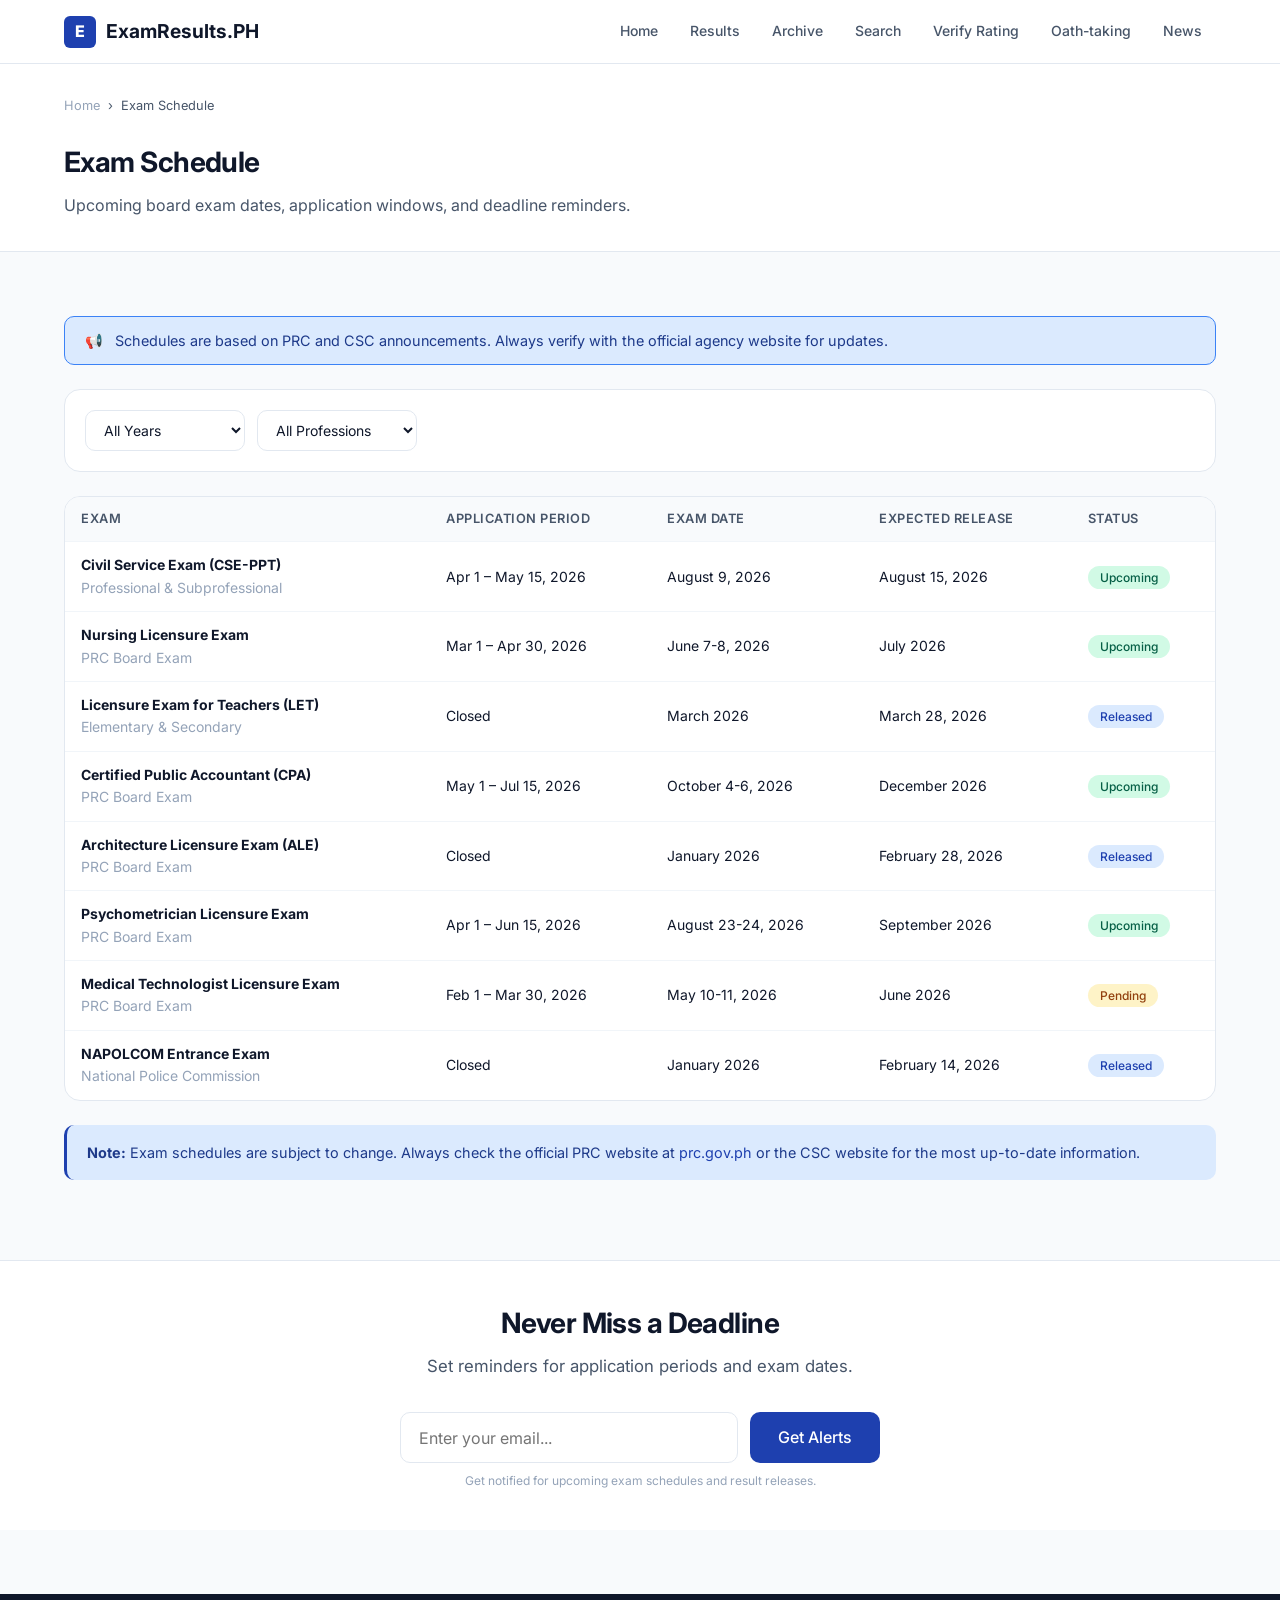
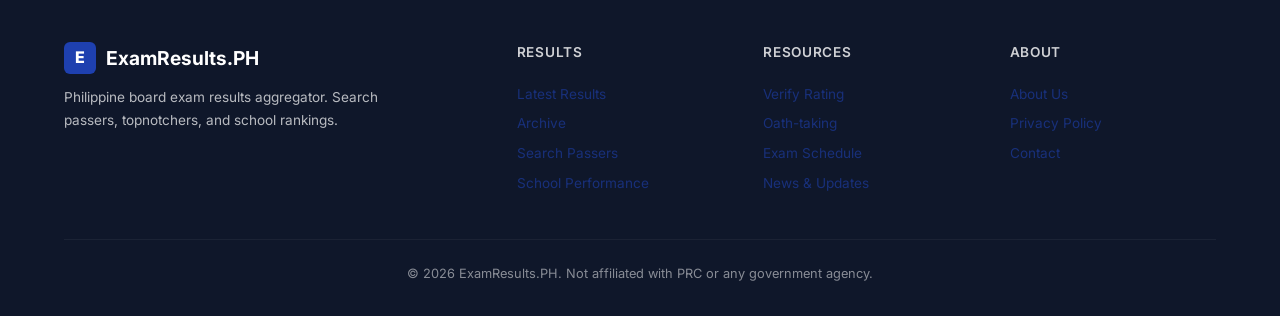
<file: schedule.html>
<!DOCTYPE html>
<html lang="en">
<head>
  <meta charset="UTF-8">
  <meta name="viewport" content="width=device-width, initial-scale=1.0">
  <title>Exam Schedule — ExamResults.PH</title>
  <meta name="description" content="Upcoming Philippine board exam schedules, application deadlines, and room assignment updates.">
  <link rel="preconnect" href="https://fonts.googleapis.com">
  <link rel="preconnect" href="https://fonts.gstatic.com" crossorigin>
  <link href="https://fonts.googleapis.com/css2?family=Inter:wght@400;500;600;700;800&display=swap" rel="stylesheet">
  <link rel="stylesheet" href="assets/css/style.css">
  <link rel="canonical" href="https://examresults.ph/schedule/">
</head>
<body>

  <header class="site-header">
    <div class="header-inner">
      <a href="index.html" class="logo">
        <span class="logo-icon">E</span>
        <span>ExamResults.PH</span>
      </a>
      <nav class="nav" role="navigation" aria-label="Main navigation">
        <a href="index.html">Home</a>
        <a href="results.html">Results</a>
        <a href="archive.html">Archive</a>
        <a href="search.html">Search</a>
        <a href="verification.html">Verify Rating</a>
        <a href="oathtaking.html">Oath-taking</a>
        <a href="news.html">News</a>
      </nav>
      <button class="nav-toggle hide-desktop" aria-label="Toggle menu" aria-expanded="false">☰</button>
    </div>
  </header>

  <div class="page-header">
    <div class="container">
      <div class="breadcrumbs">
        <a href="index.html">Home</a>
        <span>›</span>
        <span>Exam Schedule</span>
      </div>
      <h1>Exam Schedule</h1>
      <p>Upcoming board exam dates, application windows, and deadline reminders.</p>
    </div>
  </div>

  <section class="section">
    <div class="container">
      <div class="alert-bar">
        <span>📢</span>
        <span>Schedules are based on PRC and CSC announcements. Always verify with the official agency website for updates.</span>
      </div>

      <div class="filter-bar">
        <select class="filter-select" aria-label="Filter by year">
          <option value="">All Years</option>
          <option value="2026">2026</option>
          <option value="2027">2027</option>
        </select>
        <select class="filter-select" aria-label="Filter by profession">
          <option value="">All Professions</option>
          <option value="Education">Education</option>
          <option value="Medical">Medical</option>
          <option value="Engineering">Engineering</option>
          <option value="Government">Government</option>
          <option value="Accountancy">Accountancy</option>
        </select>
      </div>

      <div class="table-wrap">
        <table>
          <thead>
            <tr>
              <th>Exam</th>
              <th>Application Period</th>
              <th>Exam Date</th>
              <th>Expected Release</th>
              <th>Status</th>
            </tr>
          </thead>
          <tbody>
            <tr class="searchable-row">
              <td><strong>Civil Service Exam (CSE-PPT)</strong><br><span class="text-sm text-muted">Professional & Subprofessional</span></td>
              <td>Apr 1 – May 15, 2026</td>
              <td>August 9, 2026</td>
              <td>August 15, 2026</td>
              <td><span class="result-card-badge" style="background:#d1fae5; color:#065f46">Upcoming</span></td>
            </tr>
            <tr class="searchable-row">
              <td><strong>Nursing Licensure Exam</strong><br><span class="text-sm text-muted">PRC Board Exam</span></td>
              <td>Mar 1 – Apr 30, 2026</td>
              <td>June 7-8, 2026</td>
              <td>July 2026</td>
              <td><span class="result-card-badge" style="background:#d1fae5; color:#065f46">Upcoming</span></td>
            </tr>
            <tr class="searchable-row">
              <td><strong>Licensure Exam for Teachers (LET)</strong><br><span class="text-sm text-muted">Elementary & Secondary</span></td>
              <td>Closed</td>
              <td>March 2026</td>
              <td>March 28, 2026</td>
              <td><span class="result-card-badge">Released</span></td>
            </tr>
            <tr class="searchable-row">
              <td><strong>Certified Public Accountant (CPA)</strong><br><span class="text-sm text-muted">PRC Board Exam</span></td>
              <td>May 1 – Jul 15, 2026</td>
              <td>October 4-6, 2026</td>
              <td>December 2026</td>
              <td><span class="result-card-badge" style="background:#d1fae5; color:#065f46">Upcoming</span></td>
            </tr>
            <tr class="searchable-row">
              <td><strong>Architecture Licensure Exam (ALE)</strong><br><span class="text-sm text-muted">PRC Board Exam</span></td>
              <td>Closed</td>
              <td>January 2026</td>
              <td>February 28, 2026</td>
              <td><span class="result-card-badge">Released</span></td>
            </tr>
            <tr class="searchable-row">
              <td><strong>Psychometrician Licensure Exam</strong><br><span class="text-sm text-muted">PRC Board Exam</span></td>
              <td>Apr 1 – Jun 15, 2026</td>
              <td>August 23-24, 2026</td>
              <td>September 2026</td>
              <td><span class="result-card-badge" style="background:#d1fae5; color:#065f46">Upcoming</span></td>
            </tr>
            <tr class="searchable-row">
              <td><strong>Medical Technologist Licensure Exam</strong><br><span class="text-sm text-muted">PRC Board Exam</span></td>
              <td>Feb 1 – Mar 30, 2026</td>
              <td>May 10-11, 2026</td>
              <td>June 2026</td>
              <td><span class="result-card-badge" style="background:#fef3c7; color:#92400e">Pending</span></td>
            </tr>
            <tr class="searchable-row">
              <td><strong>NAPOLCOM Entrance Exam</strong><br><span class="text-sm text-muted">National Police Commission</span></td>
              <td>Closed</td>
              <td>January 2026</td>
              <td>February 14, 2026</td>
              <td><span class="result-card-badge">Released</span></td>
            </tr>
          </tbody>
        </table>
      </div>

      <div class="info-box info" style="margin-top:24px">
        <strong>Note:</strong> Exam schedules are subject to change. Always check the official PRC website at <a href="https://www.prc.gov.ph" target="_blank" rel="noopener">prc.gov.ph</a> or the CSC website for the most up-to-date information.
      </div>
    </div>
  </section>

  <section class="section section-sm" style="background:var(--surface); border-top:1px solid var(--border)">
    <div class="container">
      <h2 class="section-title" style="text-align:center">Never Miss a Deadline</h2>
      <p class="section-subtitle" style="text-align:center; margin:0 auto 32px">Set reminders for application periods and exam dates.</p>
      <div style="max-width:480px; margin:0 auto; text-align:center">
        <div style="display:flex; gap:12px">
          <input type="email" placeholder="Enter your email..." style="flex:1; padding:14px 18px; border:1px solid var(--border); border-radius:var(--radius-md); font-size:1rem; font-family:var(--font); outline:none" aria-label="Email for alerts">
          <button class="btn btn-primary btn-lg btn-subscribe">Get Alerts</button>
        </div>
        <p class="text-xs text-muted" style="margin-top:8px">Get notified for upcoming exam schedules and result releases.</p>
      </div>
    </div>
  </section>

  <footer class="site-footer">
    <div class="container">
      <div class="footer-grid">
        <div class="footer-brand">
          <div class="logo"><span class="logo-icon">E</span> ExamResults.PH</div>
          <p>Philippine board exam results aggregator. Search passers, topnotchers, and school rankings.</p>
        </div>
        <div class="footer-col">
          <h4>Results</h4>
          <a href="results.html">Latest Results</a>
          <a href="archive.html">Archive</a>
          <a href="search.html">Search Passers</a>
          <a href="schools.html">School Performance</a>
        </div>
        <div class="footer-col">
          <h4>Resources</h4>
          <a href="verification.html">Verify Rating</a>
          <a href="oathtaking.html">Oath-taking</a>
          <a href="schedule.html">Exam Schedule</a>
          <a href="news.html">News & Updates</a>
        </div>
        <div class="footer-col">
          <h4>About</h4>
          <a href="about.html">About Us</a>
          <a href="about.html">Privacy Policy</a>
          <a href="about.html">Contact</a>
        </div>
      </div>
      <div class="footer-bottom">
        &copy; <span id="year">2026</span> ExamResults.PH. Not affiliated with PRC or any government agency.
      </div>
    </div>
  </footer>

  <button class="back-to-top" aria-label="Back to top">↑</button>

  <script src="assets/js/main.js"></script>
</body>
</html>
</file>
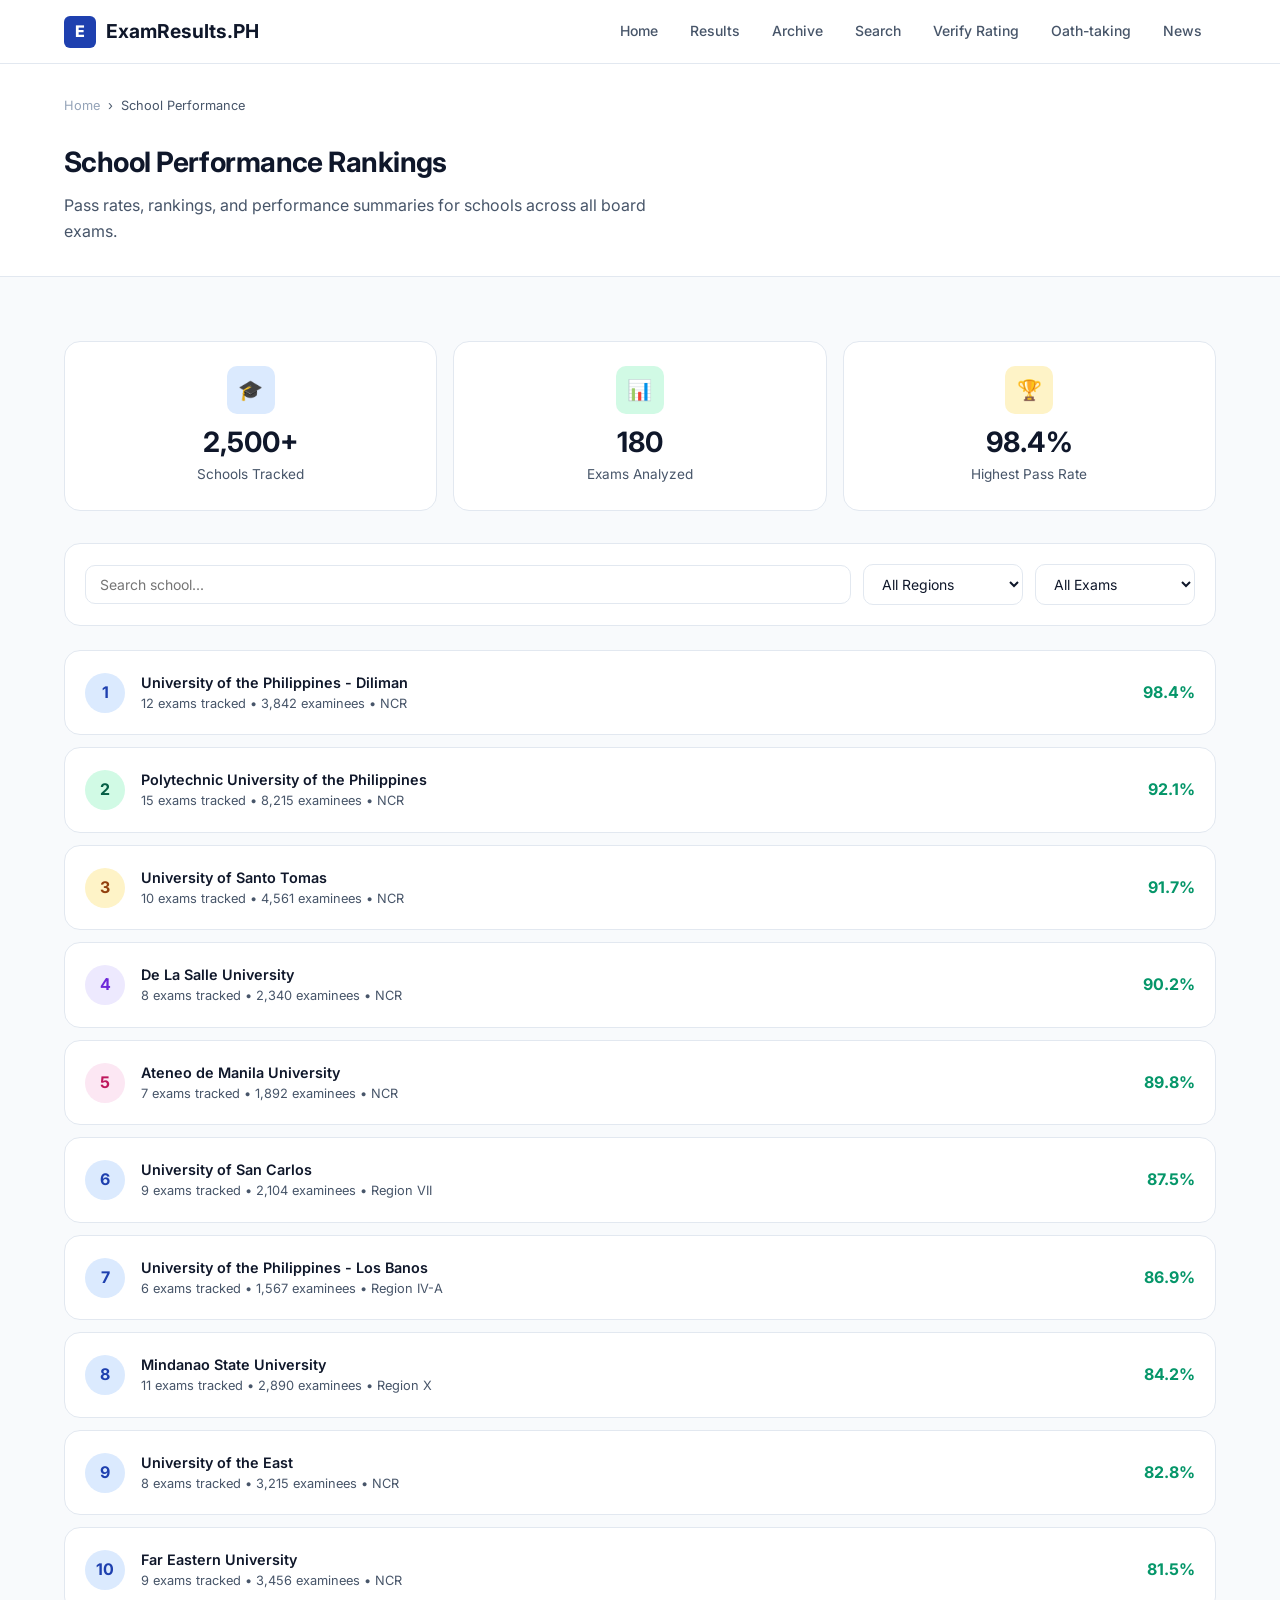
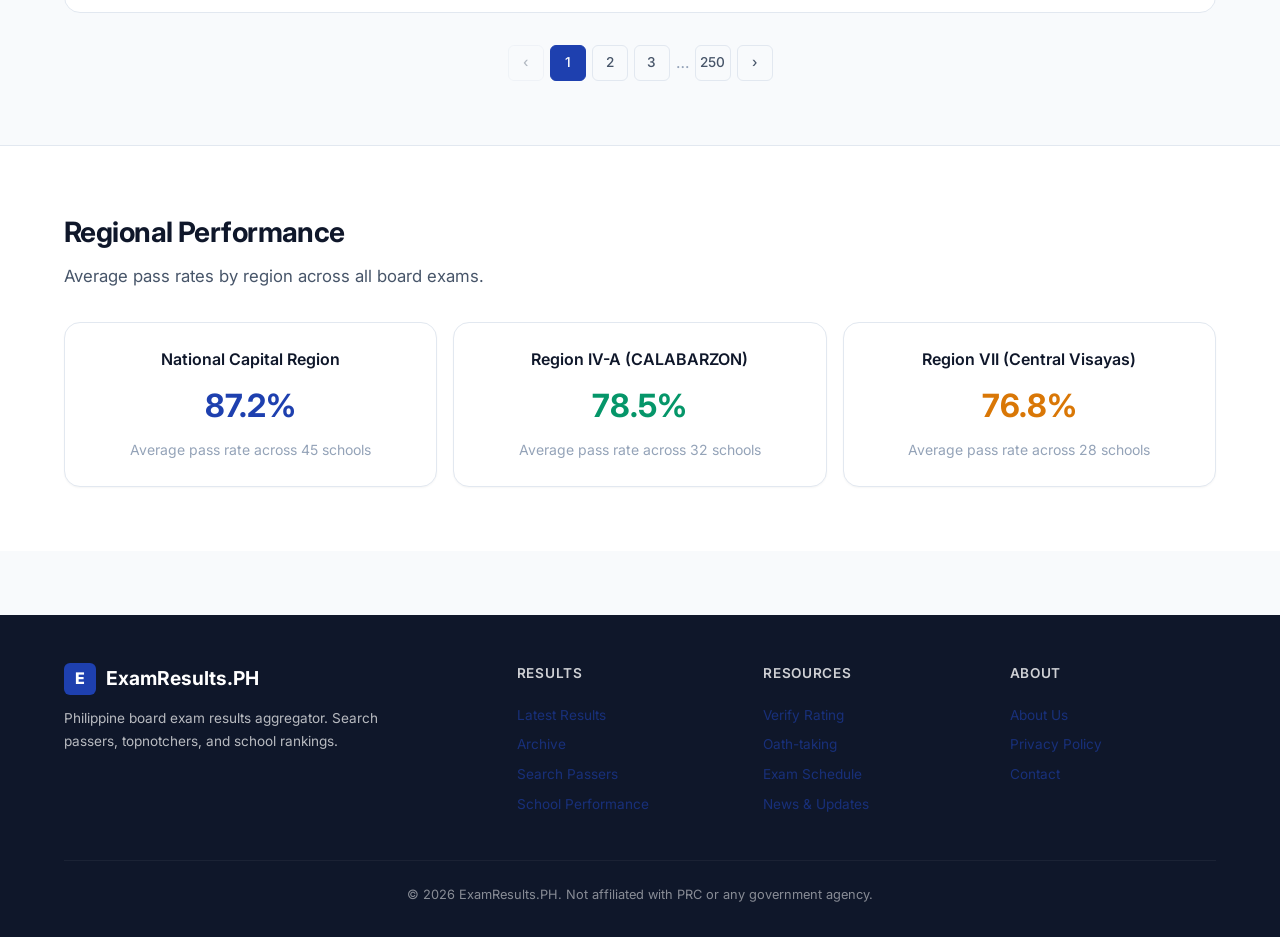
<file: schools.html>
<!DOCTYPE html>
<html lang="en">
<head>
  <meta charset="UTF-8">
  <meta name="viewport" content="width=device-width, initial-scale=1.0">
  <title>School Performance — ExamResults.PH</title>
  <meta name="description" content="Philippine school performance rankings in board exams. View pass rates, top performing schools, and regional summaries.">
  <link rel="preconnect" href="https://fonts.googleapis.com">
  <link rel="preconnect" href="https://fonts.gstatic.com" crossorigin>
  <link href="https://fonts.googleapis.com/css2?family=Inter:wght@400;500;600;700;800&display=swap" rel="stylesheet">
  <link rel="stylesheet" href="assets/css/style.css">
  <link rel="canonical" href="https://examresults.ph/schools/">
</head>
<body>

  <header class="site-header">
    <div class="header-inner">
      <a href="index.html" class="logo">
        <span class="logo-icon">E</span>
        <span>ExamResults.PH</span>
      </a>
      <nav class="nav" role="navigation" aria-label="Main navigation">
        <a href="index.html">Home</a>
        <a href="results.html">Results</a>
        <a href="archive.html">Archive</a>
        <a href="search.html">Search</a>
        <a href="verification.html">Verify Rating</a>
        <a href="oathtaking.html">Oath-taking</a>
        <a href="news.html">News</a>
      </nav>
      <button class="nav-toggle hide-desktop" aria-label="Toggle menu" aria-expanded="false">☰</button>
    </div>
  </header>

  <div class="page-header">
    <div class="container">
      <div class="breadcrumbs">
        <a href="index.html">Home</a>
        <span>›</span>
        <span>School Performance</span>
      </div>
      <h1>School Performance Rankings</h1>
      <p>Pass rates, rankings, and performance summaries for schools across all board exams.</p>
    </div>
  </div>

  <section class="section">
    <div class="container">
      <div class="grid grid-3" style="gap:16px; margin-bottom:32px">
        <div class="stat-card">
          <div class="stat-icon blue">🎓</div>
          <div class="stat-value">2,500+</div>
          <div class="stat-label">Schools Tracked</div>
        </div>
        <div class="stat-card">
          <div class="stat-icon green">📊</div>
          <div class="stat-value">180</div>
          <div class="stat-label">Exams Analyzed</div>
        </div>
        <div class="stat-card">
          <div class="stat-icon amber">🏆</div>
          <div class="stat-value">98.4%</div>
          <div class="stat-label">Highest Pass Rate</div>
        </div>
      </div>

      <div class="filter-bar">
        <input type="text" id="live-search" class="search-input" placeholder="Search school..." aria-label="Search school">
        <select class="filter-select" aria-label="Filter by region">
          <option value="">All Regions</option>
          <option value="NCR">NCR</option>
          <option value="Region IV-A">Region IV-A</option>
          <option value="Region VII">Region VII</option>
          <option value="Region XI">Region XI</option>
        </select>
        <select class="filter-select" aria-label="Filter by exam">
          <option value="">All Exams</option>
          <option value="LET">LET</option>
          <option value="CSE">Civil Service</option>
          <option value="Nursing">Nursing</option>
        </select>
      </div>

      <div id="search-empty" class="empty-state" style="display:none">
        <div class="empty-state-icon">🎓</div>
        <h3>No schools found</h3>
        <p>Try adjusting your search or filters.</p>
      </div>

      <div style="display:grid; gap:12px">
        <div class="school-card">
          <div class="rank-badge">1</div>
          <div class="school-info">
            <div class="school-name">University of the Philippines - Diliman</div>
            <div class="school-meta">12 exams tracked • 3,842 examinees • NCR</div>
          </div>
          <div class="pass-rate">98.4%</div>
        </div>
        <div class="school-card">
          <div class="rank-badge" style="background:#d1fae5; color:#065f46">2</div>
          <div class="school-info">
            <div class="school-name">Polytechnic University of the Philippines</div>
            <div class="school-meta">15 exams tracked • 8,215 examinees • NCR</div>
          </div>
          <div class="pass-rate">92.1%</div>
        </div>
        <div class="school-card">
          <div class="rank-badge" style="background:#fef3c7; color:#92400e">3</div>
          <div class="school-info">
            <div class="school-name">University of Santo Tomas</div>
            <div class="school-meta">10 exams tracked • 4,561 examinees • NCR</div>
          </div>
          <div class="pass-rate">91.7%</div>
        </div>
        <div class="school-card">
          <div class="rank-badge" style="background:#ede9fe; color:#6d28d9">4</div>
          <div class="school-info">
            <div class="school-name">De La Salle University</div>
            <div class="school-meta">8 exams tracked • 2,340 examinees • NCR</div>
          </div>
          <div class="pass-rate">90.2%</div>
        </div>
        <div class="school-card">
          <div class="rank-badge" style="background:#fce7f3; color:#be185d">5</div>
          <div class="school-info">
            <div class="school-name">Ateneo de Manila University</div>
            <div class="school-meta">7 exams tracked • 1,892 examinees • NCR</div>
          </div>
          <div class="pass-rate">89.8%</div>
        </div>
        <div class="school-card">
          <div class="rank-badge">6</div>
          <div class="school-info">
            <div class="school-name">University of San Carlos</div>
            <div class="school-meta">9 exams tracked • 2,104 examinees • Region VII</div>
          </div>
          <div class="pass-rate">87.5%</div>
        </div>
        <div class="school-card">
          <div class="rank-badge">7</div>
          <div class="school-info">
            <div class="school-name">University of the Philippines - Los Banos</div>
            <div class="school-meta">6 exams tracked • 1,567 examinees • Region IV-A</div>
          </div>
          <div class="pass-rate">86.9%</div>
        </div>
        <div class="school-card">
          <div class="rank-badge">8</div>
          <div class="school-info">
            <div class="school-name">Mindanao State University</div>
            <div class="school-meta">11 exams tracked • 2,890 examinees • Region X</div>
          </div>
          <div class="pass-rate">84.2%</div>
        </div>
        <div class="school-card">
          <div class="rank-badge">9</div>
          <div class="school-info">
            <div class="school-name">University of the East</div>
            <div class="school-meta">8 exams tracked • 3,215 examinees • NCR</div>
          </div>
          <div class="pass-rate">82.8%</div>
        </div>
        <div class="school-card">
          <div class="rank-badge">10</div>
          <div class="school-info">
            <div class="school-name">Far Eastern University</div>
            <div class="school-meta">9 exams tracked • 3,456 examinees • NCR</div>
          </div>
          <div class="pass-rate">81.5%</div>
        </div>
      </div>

      <div class="pagination">
        <a href="#" style="opacity:0.4">‹</a>
        <a href="#" class="active">1</a>
        <a href="#">2</a>
        <a href="#">3</a>
        <span class="dots">…</span>
        <a href="#">250</a>
        <a href="#">›</a>
      </div>
    </div>
  </section>

  <section class="section" style="background:var(--surface); border-top:1px solid var(--border)">
    <div class="container">
      <h2 class="section-title">Regional Performance</h2>
      <p class="section-subtitle">Average pass rates by region across all board exams.</p>
      <div class="grid grid-3" style="gap:16px">
        <div class="card" style="text-align:center">
          <h3 style="font-size:1rem; font-weight:600">National Capital Region</h3>
          <div style="font-size:2rem; font-weight:700; color:var(--primary); margin:8px 0">87.2%</div>
          <p class="text-sm text-muted">Average pass rate across 45 schools</p>
        </div>
        <div class="card" style="text-align:center">
          <h3 style="font-size:1rem; font-weight:600">Region IV-A (CALABARZON)</h3>
          <div style="font-size:2rem; font-weight:700; color:var(--success); margin:8px 0">78.5%</div>
          <p class="text-sm text-muted">Average pass rate across 32 schools</p>
        </div>
        <div class="card" style="text-align:center">
          <h3 style="font-size:1rem; font-weight:600">Region VII (Central Visayas)</h3>
          <div style="font-size:2rem; font-weight:700; color:var(--warning); margin:8px 0">76.8%</div>
          <p class="text-sm text-muted">Average pass rate across 28 schools</p>
        </div>
      </div>
    </div>
  </section>

  <footer class="site-footer">
    <div class="container">
      <div class="footer-grid">
        <div class="footer-brand">
          <div class="logo"><span class="logo-icon">E</span> ExamResults.PH</div>
          <p>Philippine board exam results aggregator. Search passers, topnotchers, and school rankings.</p>
        </div>
        <div class="footer-col">
          <h4>Results</h4>
          <a href="results.html">Latest Results</a>
          <a href="archive.html">Archive</a>
          <a href="search.html">Search Passers</a>
          <a href="schools.html">School Performance</a>
        </div>
        <div class="footer-col">
          <h4>Resources</h4>
          <a href="verification.html">Verify Rating</a>
          <a href="oathtaking.html">Oath-taking</a>
          <a href="schedule.html">Exam Schedule</a>
          <a href="news.html">News & Updates</a>
        </div>
        <div class="footer-col">
          <h4>About</h4>
          <a href="about.html">About Us</a>
          <a href="about.html">Privacy Policy</a>
          <a href="about.html">Contact</a>
        </div>
      </div>
      <div class="footer-bottom">
        &copy; <span id="year">2026</span> ExamResults.PH. Not affiliated with PRC or any government agency.
      </div>
    </div>
  </footer>

  <button class="back-to-top" aria-label="Back to top">↑</button>

  <script src="assets/js/main.js"></script>
</body>
</html>
</file>
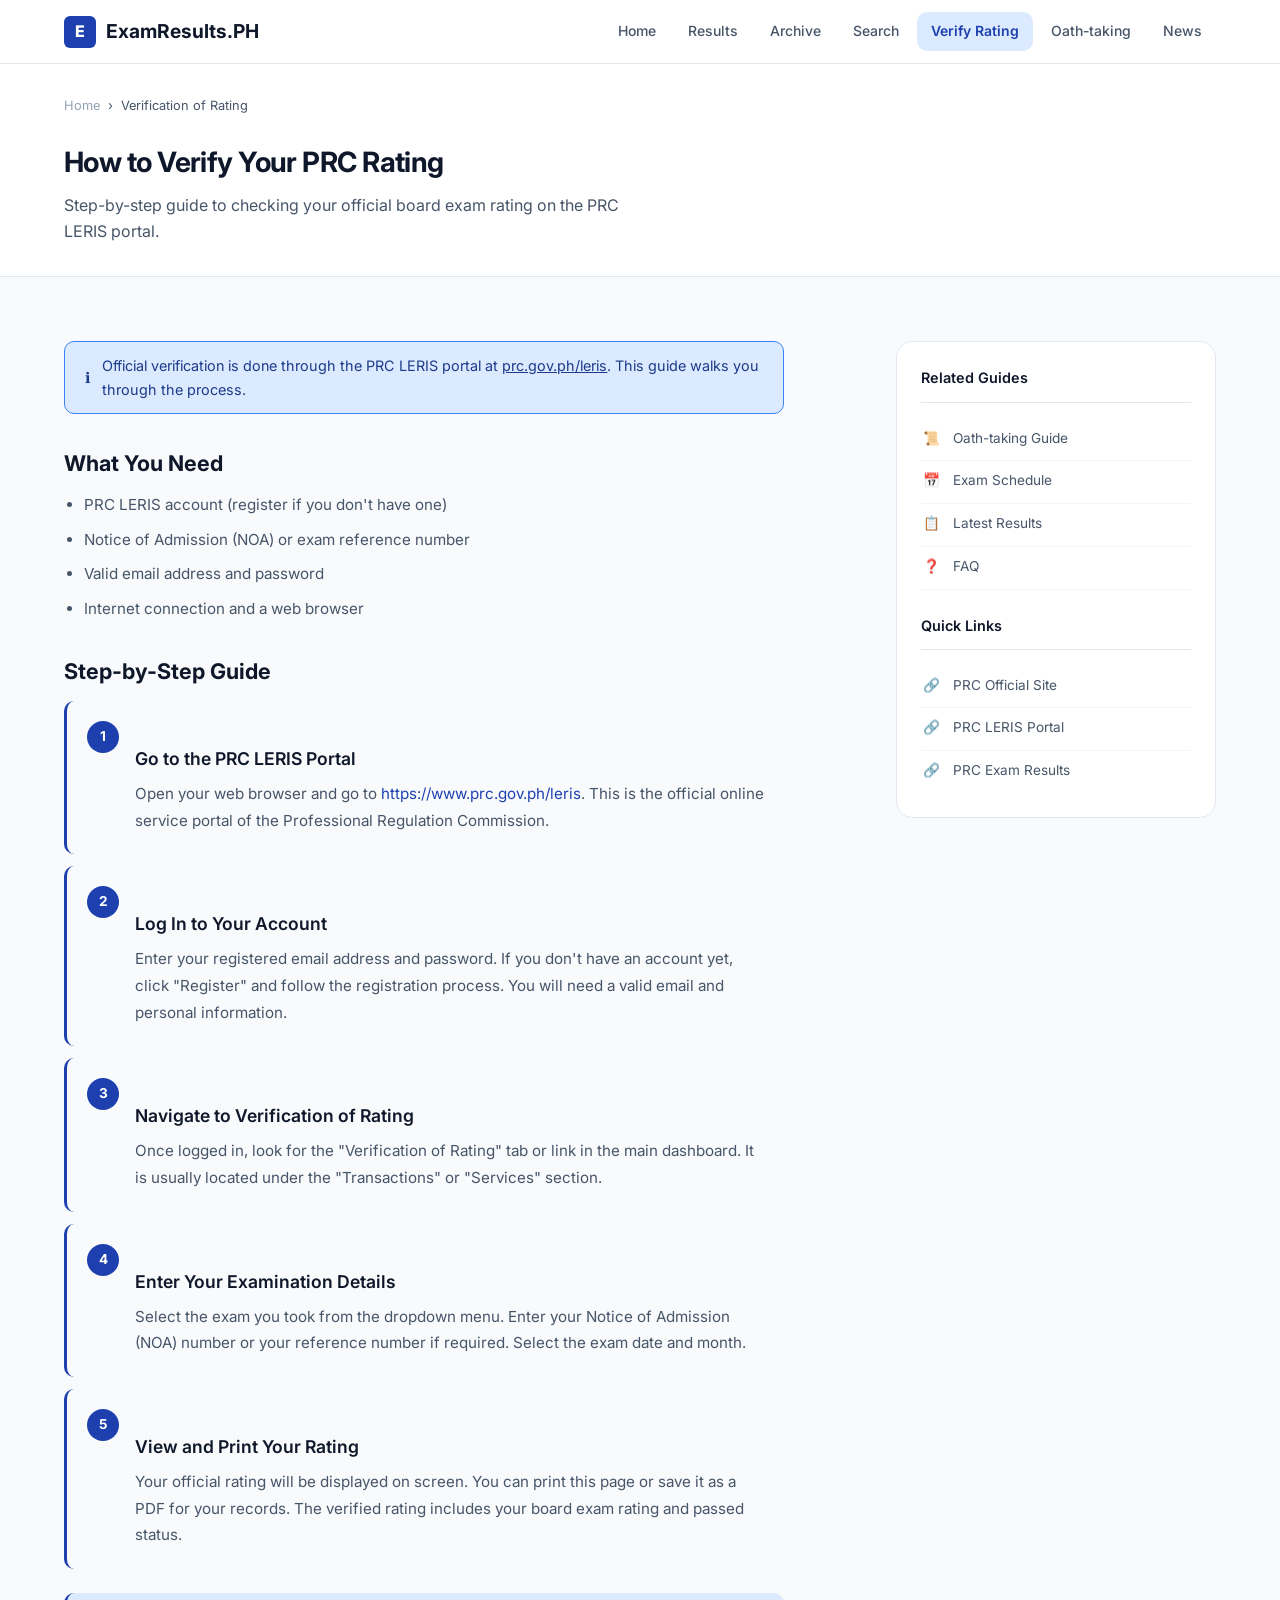
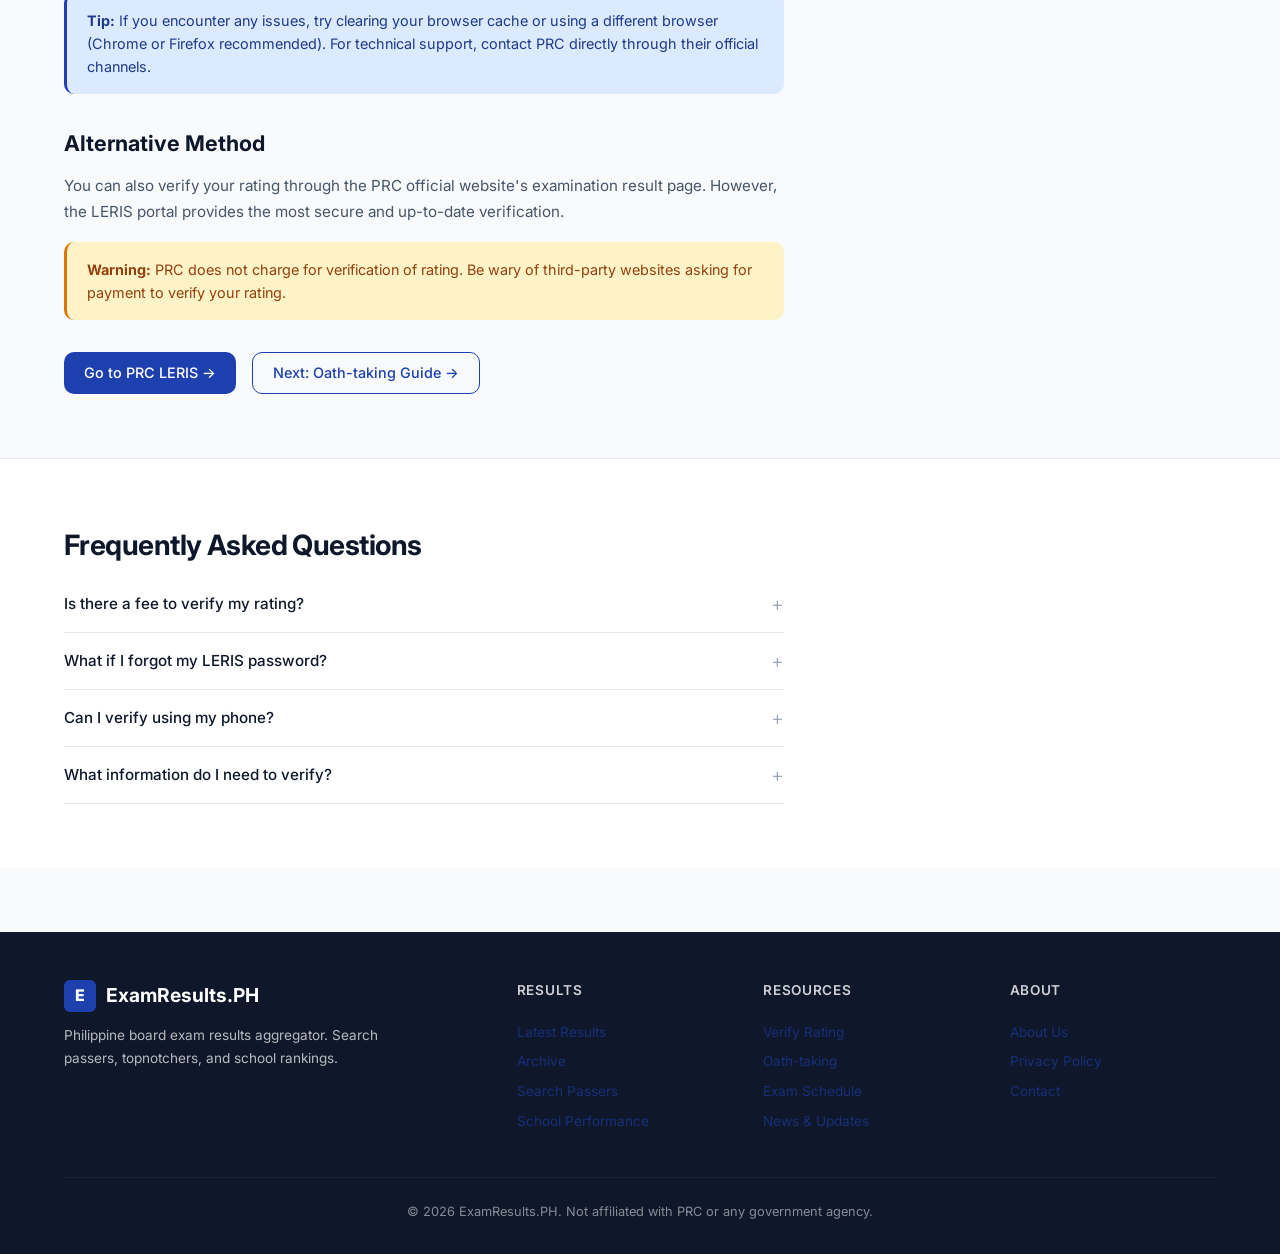
<file: verification.html>
<!DOCTYPE html>
<html lang="en">
<head>
  <meta charset="UTF-8">
  <meta name="viewport" content="width=device-width, initial-scale=1.0">
  <title>How to Verify PRC Rating — ExamResults.PH</title>
  <meta name="description" content="Step-by-step guide on how to verify your board exam rating on the PRC LERIS portal. Check your official rating online.">
  <link rel="preconnect" href="https://fonts.googleapis.com">
  <link rel="preconnect" href="https://fonts.gstatic.com" crossorigin>
  <link href="https://fonts.googleapis.com/css2?family=Inter:wght@400;500;600;700;800&display=swap" rel="stylesheet">
  <link rel="stylesheet" href="assets/css/style.css">
  <link rel="canonical" href="https://examresults.ph/verification/">
</head>
<body>

  <header class="site-header">
    <div class="header-inner">
      <a href="index.html" class="logo">
        <span class="logo-icon">E</span>
        <span>ExamResults.PH</span>
      </a>
      <nav class="nav" role="navigation" aria-label="Main navigation">
        <a href="index.html">Home</a>
        <a href="results.html">Results</a>
        <a href="archive.html">Archive</a>
        <a href="search.html">Search</a>
        <a href="verification.html" class="active">Verify Rating</a>
        <a href="oathtaking.html">Oath-taking</a>
        <a href="news.html">News</a>
      </nav>
      <button class="nav-toggle hide-desktop" aria-label="Toggle menu" aria-expanded="false">☰</button>
    </div>
  </header>

  <div class="page-header">
    <div class="container">
      <div class="breadcrumbs">
        <a href="index.html">Home</a>
        <span>›</span>
        <span>Verification of Rating</span>
      </div>
      <h1>How to Verify Your PRC Rating</h1>
      <p>Step-by-step guide to checking your official board exam rating on the PRC LERIS portal.</p>
    </div>
  </div>

  <section class="section">
    <div class="container">
      <div class="layout-two">
        <div class="guide">
          <div class="alert-bar">
            <span>ℹ️</span>
            <span>Official verification is done through the PRC LERIS portal at <a href="https://www.prc.gov.ph/leris" target="_blank" rel="noopener" style="color:inherit; text-decoration:underline">prc.gov.ph/leris</a>. This guide walks you through the process.</span>
          </div>

          <h2>What You Need</h2>
          <ul>
            <li>PRC LERIS account (register if you don't have one)</li>
            <li>Notice of Admission (NOA) or exam reference number</li>
            <li>Valid email address and password</li>
            <li>Internet connection and a web browser</li>
          </ul>

          <h2>Step-by-Step Guide</h2>

          <div class="step">
            <div class="step-num">1</div>
            <div class="step-content">
              <h3>Go to the PRC LERIS Portal</h3>
              <p>Open your web browser and go to <a href="https://www.prc.gov.ph/leris" target="_blank" rel="noopener">https://www.prc.gov.ph/leris</a>. This is the official online service portal of the Professional Regulation Commission.</p>
            </div>
          </div>

          <div class="step">
            <div class="step-num">2</div>
            <div class="step-content">
              <h3>Log In to Your Account</h3>
              <p>Enter your registered email address and password. If you don't have an account yet, click "Register" and follow the registration process. You will need a valid email and personal information.</p>
            </div>
          </div>

          <div class="step">
            <div class="step-num">3</div>
            <div class="step-content">
              <h3>Navigate to Verification of Rating</h3>
              <p>Once logged in, look for the "Verification of Rating" tab or link in the main dashboard. It is usually located under the "Transactions" or "Services" section.</p>
            </div>
          </div>

          <div class="step">
            <div class="step-num">4</div>
            <div class="step-content">
              <h3>Enter Your Examination Details</h3>
              <p>Select the exam you took from the dropdown menu. Enter your Notice of Admission (NOA) number or your reference number if required. Select the exam date and month.</p>
            </div>
          </div>

          <div class="step">
            <div class="step-num">5</div>
            <div class="step-content">
              <h3>View and Print Your Rating</h3>
              <p>Your official rating will be displayed on screen. You can print this page or save it as a PDF for your records. The verified rating includes your board exam rating and passed status.</p>
            </div>
          </div>

          <div class="info-box info" style="margin-top:24px">
            <strong>Tip:</strong> If you encounter any issues, try clearing your browser cache or using a different browser (Chrome or Firefox recommended). For technical support, contact PRC directly through their official channels.
          </div>

          <h2>Alternative Method</h2>
          <p>You can also verify your rating through the PRC official website's examination result page. However, the LERIS portal provides the most secure and up-to-date verification.</p>

          <div class="info-box warning">
            <strong>Warning:</strong> PRC does not charge for verification of rating. Be wary of third-party websites asking for payment to verify your rating.
          </div>

          <div class="flex gap-4 flex-wrap" style="margin-top:32px">
            <a href="https://www.prc.gov.ph/leris" target="_blank" rel="noopener" class="btn btn-primary">Go to PRC LERIS →</a>
            <a href="oathtaking.html" class="btn btn-outline">Next: Oath-taking Guide →</a>
          </div>
        </div>

        <aside>
          <div class="sidebar-panel">
            <h3>Related Guides</h3>
            <div class="sidebar-item"><span class="sidebar-item-icon">📜</span> <a href="oathtaking.html" style="color:inherit; text-decoration:none">Oath-taking Guide</a></div>
            <div class="sidebar-item"><span class="sidebar-item-icon">📅</span> <a href="schedule.html" style="color:inherit; text-decoration:none">Exam Schedule</a></div>
            <div class="sidebar-item"><span class="sidebar-item-icon">📋</span> <a href="results.html" style="color:inherit; text-decoration:none">Latest Results</a></div>
            <div class="sidebar-item"><span class="sidebar-item-icon">❓</span> <a href="#faq" style="color:inherit; text-decoration:none">FAQ</a></div>

            <h3 style="margin-top:24px">Quick Links</h3>
            <div class="sidebar-item"><span class="sidebar-item-icon">🔗</span> <a href="https://www.prc.gov.ph" target="_blank" rel="noopener" style="color:inherit; text-decoration:none">PRC Official Site</a></div>
            <div class="sidebar-item"><span class="sidebar-item-icon">🔗</span> <a href="https://www.prc.gov.ph/leris" target="_blank" rel="noopener" style="color:inherit; text-decoration:none">PRC LERIS Portal</a></div>
            <div class="sidebar-item"><span class="sidebar-item-icon">🔗</span> <a href="https://www.prc.gov.ph/examination-result" target="_blank" rel="noopener" style="color:inherit; text-decoration:none">PRC Exam Results</a></div>
          </div>
        </aside>
      </div>
    </div>
  </section>

  <section class="section" id="faq" style="background:var(--surface); border-top:1px solid var(--border)">
    <div class="container">
      <h2 class="section-title">Frequently Asked Questions</h2>
      <div style="max-width:720px">
        <div class="faq-item">
          <button class="faq-question">Is there a fee to verify my rating?</button>
          <div class="faq-answer"><p>No. Verification of rating through the PRC LERIS portal is free. Do not pay any third-party website claiming to offer verification services.</p></div>
        </div>
        <div class="faq-item">
          <button class="faq-question">What if I forgot my LERIS password?</button>
          <div class="faq-answer"><p>Click the "Forgot Password" link on the LERIS login page. Enter your registered email address and follow the instructions sent to your email to reset your password.</p></div>
        </div>
        <div class="faq-item">
          <button class="faq-question">Can I verify using my phone?</button>
          <div class="faq-answer"><p>Yes. The PRC LERIS portal is accessible on mobile browsers. The interface is responsive and works on smartphones and tablets.</p></div>
        </div>
        <div class="faq-item">
          <button class="faq-question">What information do I need to verify?</button>
          <div class="faq-answer"><p>You need your LERIS account and your Notice of Admission (NOA) number or exam reference number. Make sure to have these ready before logging in.</p></div>
        </div>
      </div>
    </div>
  </section>

  <footer class="site-footer">
    <div class="container">
      <div class="footer-grid">
        <div class="footer-brand">
          <div class="logo"><span class="logo-icon">E</span> ExamResults.PH</div>
          <p>Philippine board exam results aggregator. Search passers, topnotchers, and school rankings.</p>
        </div>
        <div class="footer-col">
          <h4>Results</h4>
          <a href="results.html">Latest Results</a>
          <a href="archive.html">Archive</a>
          <a href="search.html">Search Passers</a>
          <a href="schools.html">School Performance</a>
        </div>
        <div class="footer-col">
          <h4>Resources</h4>
          <a href="verification.html">Verify Rating</a>
          <a href="oathtaking.html">Oath-taking</a>
          <a href="schedule.html">Exam Schedule</a>
          <a href="news.html">News & Updates</a>
        </div>
        <div class="footer-col">
          <h4>About</h4>
          <a href="about.html">About Us</a>
          <a href="about.html">Privacy Policy</a>
          <a href="about.html">Contact</a>
        </div>
      </div>
      <div class="footer-bottom">
        &copy; <span id="year">2026</span> ExamResults.PH. Not affiliated with PRC or any government agency.
      </div>
    </div>
  </footer>

  <button class="back-to-top" aria-label="Back to top">↑</button>

  <script src="assets/js/main.js"></script>
</body>
</html>
</file>
<file: assets/css/style.css>
:root {
  --primary: #1e40af;
  --primary-light: #3b82f6;
  --primary-lighter: #dbeafe;
  --primary-dark: #1e3a8a;
  --accent: #0ea5e9;
  --success: #059669;
  --warning: #d97706;
  --danger: #dc2626;
  --white: #ffffff;
  --bg: #f8fafc;
  --surface: #ffffff;
  --surface-hover: #f1f5f9;
  --border: #e2e8f0;
  --border-light: #f1f5f9;
  --text: #0f172a;
  --text-secondary: #475569;
  --text-muted: #94a3b8;
  --text-inverse: #ffffff;
  --radius-sm: 6px;
  --radius-md: 10px;
  --radius-lg: 16px;
  --radius-xl: 24px;
  --shadow-xs: 0 1px 2px rgba(0,0,0,0.04);
  --shadow-sm: 0 1px 3px rgba(0,0,0,0.06), 0 1px 2px rgba(0,0,0,0.04);
  --shadow-md: 0 4px 6px -1px rgba(0,0,0,0.07), 0 2px 4px -1px rgba(0,0,0,0.04);
  --shadow-lg: 0 10px 15px -3px rgba(0,0,0,0.08), 0 4px 6px -2px rgba(0,0,0,0.04);
  --shadow-xl: 0 20px 25px -5px rgba(0,0,0,0.1), 0 10px 10px -5px rgba(0,0,0,0.04);
  --font: 'Inter', -apple-system, BlinkMacSystemFont, 'Segoe UI', system-ui, sans-serif;
  --max-width: 1200px;
  --header-h: 64px;
}

*, *::before, *::after { box-sizing: border-box; margin: 0; padding: 0; }

html { scroll-behavior: smooth; }

body {
  font-family: var(--font);
  color: var(--text);
  background: var(--bg);
  line-height: 1.6;
  -webkit-font-smoothing: antialiased;
}

a { color: var(--primary); text-decoration: none; transition: color 0.2s; }
a:hover { color: var(--primary-light); }

img { max-width: 100%; height: auto; display: block; }

/* ─── Utilities ─── */
.container { max-width: var(--max-width); margin: 0 auto; padding: 0 24px; }

.sr-only {
  position: absolute; width: 1px; height: 1px; padding: 0; margin: -1px;
  overflow: hidden; clip: rect(0,0,0,0); border: 0;
}

.section { padding: 64px 0; }
.section-sm { padding: 40px 0; }

.section-title {
  font-size: 1.75rem; font-weight: 700; margin-bottom: 8px; letter-spacing: -0.02em;
}
.section-subtitle {
  font-size: 1.05rem; color: var(--text-secondary); margin-bottom: 32px; max-width: 640px;
}

.text-center { text-align: center; }
.text-muted { color: var(--text-muted); }
.text-sm { font-size: 0.875rem; }
.text-xs { font-size: 0.75rem; }

.flex { display: flex; }
.flex-col { flex-direction: column; }
.items-center { align-items: center; }
.justify-between { justify-content: space-between; }
.justify-center { justify-content: center; }
.gap-1 { gap: 4px; }
.gap-2 { gap: 8px; }
.gap-3 { gap: 12px; }
.gap-4 { gap: 16px; }
.gap-6 { gap: 24px; }
.gap-8 { gap: 32px; }
.flex-wrap { flex-wrap: wrap; }
.flex-1 { flex: 1; }

.grid { display: grid; }
.grid-2 { grid-template-columns: repeat(2, 1fr); }
.grid-3 { grid-template-columns: repeat(3, 1fr); }
.grid-4 { grid-template-columns: repeat(4, 1fr); }

@media (max-width: 768px) {
  .grid-2, .grid-3, .grid-4 { grid-template-columns: 1fr; }
}

/* ─── Buttons ─── */
.btn {
  display: inline-flex; align-items: center; justify-content: center; gap: 8px;
  padding: 10px 20px; font-size: 0.9rem; font-weight: 500; font-family: var(--font);
  border-radius: var(--radius-md); border: none; cursor: pointer;
  transition: all 0.2s; line-height: 1.4;
}
.btn-primary { background: var(--primary); color: var(--white); }
.btn-primary:hover { background: var(--primary-dark); color: var(--white); transform: translateY(-1px); box-shadow: var(--shadow-md); }
.btn-outline { background: transparent; color: var(--primary); border: 1.5px solid var(--primary); }
.btn-outline:hover { background: var(--primary-lighter); transform: translateY(-1px); }
.btn-ghost { background: transparent; color: var(--text-secondary); }
.btn-ghost:hover { background: var(--surface-hover); color: var(--text); }
.btn-sm { padding: 6px 14px; font-size: 0.8rem; }
.btn-lg { padding: 14px 28px; font-size: 1rem; }
.btn-icon { width: 40px; height: 40px; padding: 0; border-radius: var(--radius-md); }

/* ─── Header / Nav ─── */
.site-header {
  position: sticky; top: 0; z-index: 100; background: rgba(255,255,255,0.92);
  backdrop-filter: blur(12px); -webkit-backdrop-filter: blur(12px);
  border-bottom: 1px solid var(--border); height: var(--header-h);
}
.header-inner {
  max-width: var(--max-width); margin: 0 auto; padding: 0 24px;
  display: flex; align-items: center; justify-content: space-between; height: 100%;
}
.logo { display: flex; align-items: center; gap: 10px; font-weight: 700; font-size: 1.2rem; color: var(--text); }
.logo:hover { color: var(--text); }
.logo-icon { width: 32px; height: 32px; background: var(--primary); border-radius: var(--radius-sm); display: flex; align-items: center; justify-content: center; color: white; font-weight: 800; font-size: 1rem; }
.nav { display: flex; align-items: center; gap: 4px; }
.nav a {
  padding: 8px 14px; font-size: 0.875rem; font-weight: 500; color: var(--text-secondary);
  border-radius: var(--radius-md); transition: all 0.2s;
}
.nav a:hover,
.nav a.active { background: var(--primary-lighter); color: var(--primary); }
.nav a.active { font-weight: 600; }
.nav-toggle { display: none; background: none; border: none; font-size: 1.5rem; color: var(--text); cursor: pointer; padding: 4px; }

@media (max-width: 900px) {
  .nav { display: none; position: absolute; top: var(--header-h); left: 0; right: 0; background: var(--white); flex-direction: column; padding: 16px; border-bottom: 1px solid var(--border); box-shadow: var(--shadow-lg); }
  .nav.open { display: flex; }
  .nav a { width: 100%; padding: 12px 16px; }
  .nav-toggle { display: block; }
}

/* ─── Hero ─── */
.hero {
  background: linear-gradient(135deg, var(--primary-dark) 0%, var(--primary) 50%, var(--primary-light) 100%);
  color: var(--white); padding: 80px 0 72px; position: relative; overflow: hidden;
  isolation: isolate;
}
.hero::before {
  content: ''; position: absolute; inset: 0;
  background: radial-gradient(ellipse at 30% 50%, rgba(255,255,255,0.08) 0%, transparent 60%);
  pointer-events: none;
}
.hero-content { position: relative; z-index: 1; max-width: 720px; }
.hero-badge {
  display: inline-flex; align-items: center; gap: 6px;
  background: rgba(255,255,255,0.15); backdrop-filter: blur(4px);
  padding: 6px 14px; border-radius: 999px; font-size: 0.8rem; font-weight: 500; margin-bottom: 20px;
}
.hero-title { font-size: 2.75rem; font-weight: 800; line-height: 1.15; letter-spacing: -0.03em; margin-bottom: 16px; }
.hero-text { font-size: 1.15rem; opacity: 0.9; line-height: 1.7; margin-bottom: 32px; max-width: 560px; }

.hero-search {
  display: flex; gap: 0; max-width: 560px; background: var(--white);
  border-radius: var(--radius-lg); overflow: hidden; box-shadow: var(--shadow-xl);
}
.hero-search input {
  flex: 1; border: none; padding: 16px 20px; font-size: 1rem; font-family: var(--font);
  outline: none; color: var(--text);
}
.hero-search input::placeholder { color: var(--text-muted); }
.hero-search button {
  padding: 16px 28px; background: var(--primary); color: var(--white); border: none;
  font-weight: 600; font-size: 0.9rem; cursor: pointer; font-family: var(--font);
  transition: background 0.2s;
}
.hero-search button:hover { background: var(--primary-dark); }

.hero-stats { display: flex; gap: 32px; margin-top: 40px; flex-wrap: wrap; }
.hero-stat { text-align: center; }
.hero-stat-value { font-size: 1.75rem; font-weight: 700; line-height: 1; }
.hero-stat-label { font-size: 0.8rem; opacity: 0.8; margin-top: 4px; }

@media (max-width: 768px) {
  .hero { padding: 48px 0 40px; }
  .hero-title { font-size: 1.75rem; }
  .hero-text { font-size: 1rem; }
  .hero-search { flex-direction: column; }
  .hero-search button { padding: 14px; }
  .hero-stats { gap: 20px; }
}

/* ─── Cards ─── */
.card {
  background: var(--surface); border-radius: var(--radius-lg);
  border: 1px solid var(--border); padding: 24px;
  transition: all 0.25s; box-shadow: var(--shadow-xs);
}
.card:hover { box-shadow: var(--shadow-md); border-color: var(--primary-lighter); }
.card-header { margin-bottom: 16px; }
.card-title { font-size: 1.1rem; font-weight: 600; }
.card-subtitle { font-size: 0.85rem; color: var(--text-secondary); margin-top: 4px; }

/* ─── Exam Cards / Result Cards ─── */
.result-card {
  display: flex; align-items: center; justify-content: space-between;
  padding: 16px 20px; background: var(--surface); border-radius: var(--radius-md);
  border: 1px solid var(--border); transition: all 0.2s; gap: 16px;
}
.result-card:hover { border-color: var(--primary-light); box-shadow: var(--shadow-sm); }
.result-card-info { flex: 1; min-width: 0; }
.result-card-name { font-weight: 600; font-size: 0.95rem; }
.result-card-meta { font-size: 0.8rem; color: var(--text-secondary); margin-top: 2px; }
.result-card-badge {
  padding: 4px 12px; border-radius: 999px; font-size: 0.75rem; font-weight: 500;
  background: var(--primary-lighter); color: var(--primary); white-space: nowrap;
}
.result-card .rank { font-weight: 700; color: var(--primary); font-size: 1rem; min-width: 32px; }

/* ─── Table ─── */
.table-wrap {
  overflow-x: auto; border-radius: var(--radius-lg);
  border: 1px solid var(--border); background: var(--surface);
}
table { width: 100%; border-collapse: collapse; }
th, td { padding: 12px 16px; text-align: left; font-size: 0.875rem; }
th { background: var(--bg); font-weight: 600; color: var(--text-secondary); font-size: 0.8rem; text-transform: uppercase; letter-spacing: 0.04em; }
td { border-top: 1px solid var(--border-light); }
tr:hover td { background: var(--surface-hover); }

/* ─── Stat Cards ─── */
.stat-card {
  background: var(--surface); border-radius: var(--radius-lg); padding: 24px;
  border: 1px solid var(--border); text-align: center;
  transition: all 0.2s;
}
.stat-card:hover { box-shadow: var(--shadow-md); transform: translateY(-2px); }
.stat-icon {
  width: 48px; height: 48px; border-radius: var(--radius-md);
  display: inline-flex; align-items: center; justify-content: center;
  font-size: 1.25rem; margin-bottom: 12px;
}
.stat-icon.blue { background: var(--primary-lighter); color: var(--primary); }
.stat-icon.green { background: #d1fae5; color: var(--success); }
.stat-icon.amber { background: #fef3c7; color: var(--warning); }
.stat-icon.purple { background: #ede9fe; color: #7c3aed; }
.stat-value { font-size: 1.75rem; font-weight: 700; line-height: 1.2; }
.stat-label { font-size: 0.85rem; color: var(--text-secondary); margin-top: 4px; }

/* ─── Filters ─── */
.filter-bar {
  display: flex; gap: 12px; flex-wrap: wrap; align-items: center;
  padding: 20px; background: var(--surface); border-radius: var(--radius-lg);
  border: 1px solid var(--border); margin-bottom: 24px;
}
.filter-bar select, .filter-bar input {
  padding: 10px 14px; border: 1px solid var(--border); border-radius: var(--radius-md);
  font-size: 0.875rem; font-family: var(--font); background: var(--white);
  color: var(--text); outline: none; transition: border-color 0.2s;
  min-width: 160px;
}
.filter-bar select:focus, .filter-bar input:focus { border-color: var(--primary-light); box-shadow: 0 0 0 3px rgba(59,130,246,0.1); }
.filter-bar .search-input { flex: 1; min-width: 200px; }

@media (max-width: 768px) {
  .filter-bar { flex-direction: column; }
  .filter-bar select, .filter-bar input { width: 100%; min-width: 0; }
}

.pill-filters { display: flex; gap: 8px; flex-wrap: wrap; margin-bottom: 24px; }
.pill {
  padding: 6px 16px; border-radius: 999px; font-size: 0.8rem; font-weight: 500;
  background: var(--surface); border: 1px solid var(--border); color: var(--text-secondary);
  cursor: pointer; transition: all 0.2s; font-family: var(--font);
}
.pill:hover { border-color: var(--primary-light); color: var(--primary); }
.pill.active { background: var(--primary); color: var(--white); border-color: var(--primary); }

/* ─── Sidebar ─── */
.sidebar-panel {
  background: var(--surface); border-radius: var(--radius-lg);
  border: 1px solid var(--border); padding: 24px; position: sticky; top: calc(var(--header-h) + 24px);
}
.sidebar-panel h3 { font-size: 0.9rem; font-weight: 600; margin-bottom: 16px; padding-bottom: 12px; border-bottom: 1px solid var(--border); }
.sidebar-item { display: flex; align-items: center; gap: 12px; padding: 10px 0; font-size: 0.85rem; color: var(--text-secondary); border-bottom: 1px solid var(--border-light); }
.sidebar-item:last-child { border-bottom: none; }
.sidebar-item:hover { color: var(--primary); }
.sidebar-item-icon { width: 20px; text-align: center; }

/* ─── Two-column layout ─── */
.layout-two { display: grid; grid-template-columns: 1fr 320px; gap: 32px; align-items: start; }
@media (max-width: 900px) { .layout-two { grid-template-columns: 1fr; } }

/* ─── Breadcrumbs ─── */
.breadcrumbs {
  display: flex; align-items: center; gap: 8px; font-size: 0.8rem;
  color: var(--text-muted); margin-bottom: 24px; flex-wrap: wrap;
}
.breadcrumbs a { color: var(--text-muted); }
.breadcrumbs a:hover { color: var(--primary); }
.breadcrumbs span { color: var(--text-secondary); }

/* ─── Page Header ─── */
.page-header {
  background: var(--surface); border-bottom: 1px solid var(--border); padding: 32px 0;
}
.page-header h1 { font-size: 1.75rem; font-weight: 700; letter-spacing: -0.02em; }
.page-header p { color: var(--text-secondary); margin-top: 8px; max-width: 600px; }

/* ─── Guide / Article ─── */
.guide { max-width: 720px; }
.guide h2 { font-size: 1.35rem; font-weight: 700; margin: 32px 0 12px; }
.guide h3 { font-size: 1.1rem; font-weight: 600; margin: 24px 0 8px; }
.guide p { font-size: 0.95rem; color: var(--text-secondary); line-height: 1.75; margin-bottom: 16px; }
.guide ul, .guide ol { padding-left: 20px; margin-bottom: 16px; }
.guide li { font-size: 0.95rem; color: var(--text-secondary); line-height: 1.75; margin-bottom: 8px; }
.guide .step {
  display: flex; gap: 16px; padding: 20px; background: var(--bg); border-radius: var(--radius-md);
  margin-bottom: 12px; border-left: 3px solid var(--primary);
}
.guide .step-num {
  width: 32px; height: 32px; border-radius: 50%; background: var(--primary);
  color: white; display: flex; align-items: center; justify-content: center;
  font-weight: 700; font-size: 0.85rem; flex-shrink: 0;
}
.guide .step-content { flex: 1; }
.guide .step-content p { margin-bottom: 0; }

.info-box {
  padding: 16px 20px; border-radius: var(--radius-md); margin-bottom: 16px;
  font-size: 0.9rem; border-left: 3px solid;
}
.info-box.info { background: var(--primary-lighter); border-color: var(--primary); color: var(--primary-dark); }
.info-box.warning { background: #fef3c7; border-color: var(--warning); color: #92400e; }
.info-box.success { background: #d1fae5; border-color: var(--success); color: #065f46; }

/* ─── Features Grid ─── */
.feature-card {
  text-align: center; padding: 32px 24px; background: var(--surface);
  border-radius: var(--radius-lg); border: 1px solid var(--border);
  transition: all 0.25s;
}
.feature-card:hover { box-shadow: var(--shadow-md); transform: translateY(-4px); }
.feature-icon {
  width: 56px; height: 56px; border-radius: var(--radius-md);
  display: inline-flex; align-items: center; justify-content: center;
  font-size: 1.5rem; margin-bottom: 16px;
}
.feature-card h3 { font-size: 1rem; font-weight: 600; margin-bottom: 8px; }
.feature-card p { font-size: 0.85rem; color: var(--text-secondary); line-height: 1.6; }

/* ─── News / Blog cards ─── */
.news-card {
  background: var(--surface); border-radius: var(--radius-lg);
  border: 1px solid var(--border); overflow: hidden;
  transition: all 0.25s;
}
.news-card:hover { box-shadow: var(--shadow-md); transform: translateY(-2px); }
.news-card-body { padding: 20px; }
.news-card-tag {
  display: inline-block; padding: 3px 10px; border-radius: 999px;
  font-size: 0.7rem; font-weight: 600; background: var(--primary-lighter);
  color: var(--primary); margin-bottom: 8px; text-transform: uppercase; letter-spacing: 0.04em;
}
.news-card h3 { font-size: 1rem; font-weight: 600; margin-bottom: 8px; }
.news-card p { font-size: 0.85rem; color: var(--text-secondary); line-height: 1.6; }
.news-card-date { font-size: 0.75rem; color: var(--text-muted); margin-top: 12px; }

/* ─── Footer ─── */
.site-footer {
  background: var(--text); color: var(--text-inverse); padding: 48px 0 32px;
  margin-top: 64px;
}
.footer-grid { display: grid; grid-template-columns: 2fr 1fr 1fr 1fr; gap: 40px; }
.footer-brand .logo { color: var(--white); margin-bottom: 12px; }
.footer-brand p { font-size: 0.85rem; opacity: 0.7; line-height: 1.7; max-width: 320px; }
.footer-col h4 { font-size: 0.85rem; font-weight: 600; margin-bottom: 16px; text-transform: uppercase; letter-spacing: 0.05em; opacity: 0.8; }
.footer-col a { display: block; font-size: 0.85rem; opacity: 0.6; padding: 4px 0; }
.footer-col a:hover { opacity: 1; color: var(--white); }
.footer-bottom { margin-top: 40px; padding-top: 24px; border-top: 1px solid rgba(255,255,255,0.1); font-size: 0.8rem; opacity: 0.5; text-align: center; }

@media (max-width: 768px) {
  .footer-grid { grid-template-columns: 1fr 1fr; gap: 32px; }
}
@media (max-width: 480px) {
  .footer-grid { grid-template-columns: 1fr; }
}

/* ─── Pagination ─── */
.pagination { display: flex; align-items: center; justify-content: center; gap: 6px; margin-top: 32px; }
.pagination a {
  display: flex; align-items: center; justify-content: center; width: 36px; height: 36px;
  border-radius: var(--radius-sm); font-size: 0.85rem; font-weight: 500;
  border: 1px solid var(--border); color: var(--text-secondary); transition: all 0.2s;
}
.pagination a:hover { border-color: var(--primary-light); color: var(--primary); }
.pagination a.active { background: var(--primary); color: var(--white); border-color: var(--primary); }
.pagination .dots { border: none; color: var(--text-muted); }

/* ─── Countdown ─── */
.countdown { display: flex; gap: 16px; margin-top: 24px; }
.countdown-item { text-align: center; }
.countdown-num {
  width: 56px; height: 56px; background: rgba(255,255,255,0.12); backdrop-filter: blur(4px);
  border-radius: var(--radius-md); display: flex; align-items: center; justify-content: center;
  font-size: 1.5rem; font-weight: 700;
}
.countdown-label { font-size: 0.7rem; opacity: 0.7; margin-top: 4px; text-transform: uppercase; }

/* ─── Topnotchers ─── */
.topnotcher {
  display: flex; align-items: center; gap: 16px; padding: 16px;
  background: linear-gradient(135deg, #fef3c7, #fde68a); border-radius: var(--radius-md);
  margin-bottom: 8px;
}
.topnotcher .medal { font-size: 1.5rem; }
.topnotcher .info { flex: 1; }
.topnotcher .name { font-weight: 700; }
.topnotcher .school { font-size: 0.8rem; color: var(--text-secondary); }
.topnotcher .rating { font-weight: 700; color: var(--warning); font-size: 1.1rem; }

/* ─── School Card ─── */
.school-card {
  background: var(--surface); border-radius: var(--radius-lg);
  border: 1px solid var(--border); padding: 20px; transition: all 0.2s;
  display: flex; align-items: center; gap: 16px;
}
.school-card:hover { box-shadow: var(--shadow-sm); }
.school-card .rank-badge {
  width: 40px; height: 40px; border-radius: 50%; background: var(--primary-lighter);
  color: var(--primary); display: flex; align-items: center; justify-content: center;
  font-weight: 700; font-size: 1rem; flex-shrink: 0;
}
.school-card .school-info { flex: 1; }
.school-card .school-name { font-weight: 600; font-size: 0.9rem; }
.school-card .school-meta { font-size: 0.8rem; color: var(--text-secondary); }
.school-card .pass-rate { font-weight: 700; color: var(--success); }

/* ─── Tabs ─── */
.tabs { display: flex; gap: 0; border-bottom: 2px solid var(--border); margin-bottom: 24px; }
.tab {
  padding: 12px 24px; font-size: 0.875rem; font-weight: 500; color: var(--text-secondary);
  cursor: pointer; border: none; background: none; font-family: var(--font);
  border-bottom: 2px solid transparent; margin-bottom: -2px; transition: all 0.2s;
}
.tab:hover { color: var(--text); }
.tab.active { color: var(--primary); border-bottom-color: var(--primary); }

.tab-content { display: none; }
.tab-content.active { display: block; }

/* ─── FAQ ─── */
.faq-item { border-bottom: 1px solid var(--border); }
.faq-question {
  width: 100%; text-align: left; padding: 16px 0; font-size: 0.95rem;
  font-weight: 500; background: none; border: none; cursor: pointer;
  font-family: var(--font); color: var(--text); display: flex;
  justify-content: space-between; align-items: center; gap: 12px;
}
.faq-question::after {
  content: '+'; font-size: 1.25rem; font-weight: 300; color: var(--text-muted);
  transition: transform 0.2s; flex-shrink: 0;
}
.faq-question.open::after { content: '−'; }
.faq-answer { max-height: 0; overflow: hidden; transition: max-height 0.3s ease, padding 0.3s ease; }
.faq-answer.open { max-height: 500px; padding-bottom: 16px; }
.faq-answer p { font-size: 0.9rem; color: var(--text-secondary); line-height: 1.7; }

/* ─── Alert / Toast ─── */
.alert-bar {
  background: var(--primary-lighter); border: 1px solid var(--primary-light);
  color: var(--primary-dark); padding: 12px 20px; border-radius: var(--radius-md);
  display: flex; align-items: center; gap: 12px; font-size: 0.9rem; margin-bottom: 24px;
}

/* ─── Skeleton ─── */
.skeleton {
  background: linear-gradient(90deg, var(--border-light) 25%, var(--border) 50%, var(--border-light) 75%);
  background-size: 200% 100%; animation: shimmer 1.5s infinite;
  border-radius: var(--radius-sm);
}
@keyframes shimmer { 0% { background-position: 200% 0; } 100% { background-position: -200% 0; } }

/* ─── Empty State ─── */
.empty-state { text-align: center; padding: 48px 24px; }
.empty-state-icon { font-size: 3rem; margin-bottom: 16px; opacity: 0.3; }
.empty-state h3 { font-size: 1.1rem; margin-bottom: 8px; }
.empty-state p { color: var(--text-secondary); font-size: 0.9rem; }

/* ─── Back to Top ─── */
.back-to-top {
  position: fixed; bottom: 32px; right: 32px; width: 44px; height: 44px;
  border-radius: 50%; background: var(--primary); color: white; border: none;
  font-size: 1.25rem; cursor: pointer; box-shadow: var(--shadow-lg);
  opacity: 0; transform: translateY(20px); transition: all 0.3s;
  pointer-events: none; z-index: 50;
}
.back-to-top.visible { opacity: 1; transform: translateY(0); pointer-events: auto; }
.back-to-top:hover { background: var(--primary-dark); transform: translateY(-2px); }

/* ─── Responsive ─── */
@media (max-width: 768px) {
  .section { padding: 40px 0; }
  .section-title { font-size: 1.35rem; }
  .container { padding: 0 16px; }
  .hide-mobile { display: none !important; }
}
@media (min-width: 769px) {
  .hide-desktop { display: none !important; }
}

/* ─── Print ─── */
@media print {
  .site-header, .site-footer, .back-to-top, .sidebar-panel, .filter-bar { display: none !important; }
  body { background: white; }
  .card { box-shadow: none; border: 1px solid #ddd; }
}
</file>
